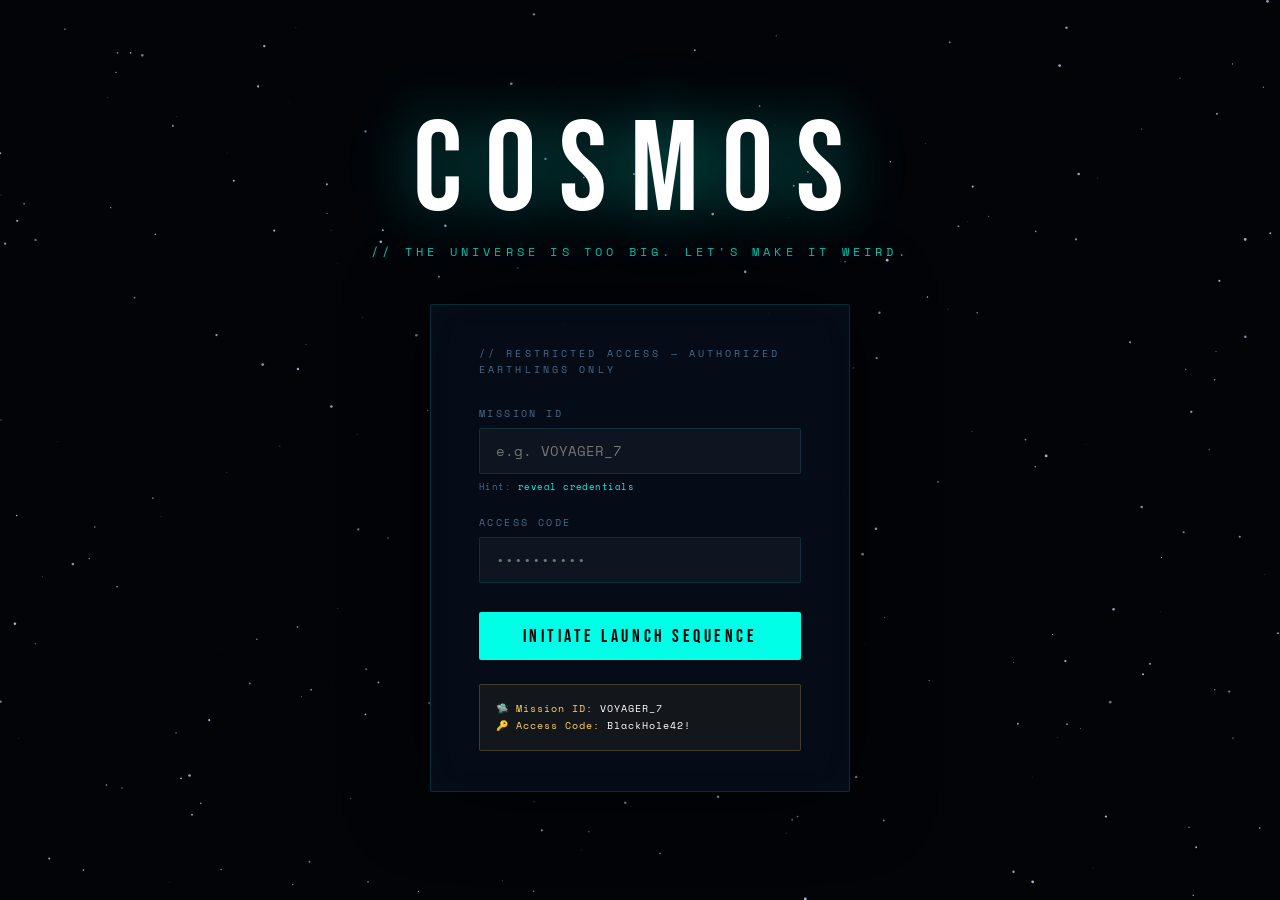
<file: index.html>
<!DOCTYPE html>
<html lang="en">
<head>
  <meta charset="UTF-8" />
  <meta name="viewport" content="width=device-width, initial-scale=1.0"/>
  <title>COSM0S — Enter the Universe</title>
  <link rel="preconnect" href="https://fonts.googleapis.com">
  <link href="https://fonts.googleapis.com/css2?family=Space+Mono:wght@400;700&family=Bebas+Neue&family=DM+Sans:wght@300;400;500&display=swap" rel="stylesheet">
  <style>
    :root {
      --void: #020408;
      --deep: #060d1a;
      --accent: #00ffe7;
      --warn: #ff4d6d;
      --gold: #ffd166;
      --dim: #1a2a3a;
      --text: #c8d8e8;
      --muted: #4a6a8a;
    }
    *, *::before, *::after { box-sizing: border-box; margin: 0; padding: 0; }
    html, body {
      height: 100%;
      background: var(--void);
      font-family: 'DM Sans', sans-serif;
      color: var(--text);
      overflow: hidden;
    }
    canvas#stars {
      position: fixed; inset: 0; z-index: 0;
    }
    .page {
      position: relative; z-index: 2;
      height: 100vh;
      display: flex;
      flex-direction: column;
      align-items: center;
      justify-content: center;
      gap: 0;
    }
    .logo {
      font-family: 'Bebas Neue', sans-serif;
      font-size: clamp(4rem, 10vw, 9rem);
      letter-spacing: 0.18em;
      color: #fff;
      text-shadow: 0 0 60px rgba(0,255,231,0.4), 0 0 120px rgba(0,255,231,0.1);
      line-height: 1;
      animation: flicker 6s infinite;
    }
    .tagline {
      font-family: 'Space Mono', monospace;
      font-size: 0.75rem;
      letter-spacing: 0.35em;
      color: var(--accent);
      margin-top: 0.4rem;
      margin-bottom: 2.8rem;
      opacity: 0.8;
      text-transform: uppercase;
    }
    .card {
      background: rgba(6,13,26,0.85);
      border: 1px solid rgba(0,255,231,0.15);
      border-radius: 2px;
      padding: 2.5rem 3rem;
      width: min(420px, 92vw);
      backdrop-filter: blur(20px);
      box-shadow: 0 0 80px rgba(0,0,0,0.8), inset 0 0 40px rgba(0,255,231,0.02);
    }
    .card-title {
      font-family: 'Space Mono', monospace;
      font-size: 0.65rem;
      letter-spacing: 0.3em;
      color: var(--muted);
      text-transform: uppercase;
      margin-bottom: 1.8rem;
    }
    .field { margin-bottom: 1.4rem; }
    .field label {
      display: block;
      font-family: 'Space Mono', monospace;
      font-size: 0.6rem;
      letter-spacing: 0.25em;
      color: var(--muted);
      text-transform: uppercase;
      margin-bottom: 0.5rem;
    }
    .field input {
      width: 100%;
      background: rgba(255,255,255,0.04);
      border: 1px solid rgba(0,255,231,0.12);
      border-radius: 2px;
      padding: 0.75rem 1rem;
      color: var(--text);
      font-family: 'Space Mono', monospace;
      font-size: 0.85rem;
      outline: none;
      transition: border-color 0.2s, box-shadow 0.2s;
    }
    .field input:focus {
      border-color: rgba(0,255,231,0.5);
      box-shadow: 0 0 20px rgba(0,255,231,0.08);
    }
    .hint {
      font-family: 'Space Mono', monospace;
      font-size: 0.58rem;
      color: var(--muted);
      margin-top: 0.35rem;
      letter-spacing: 0.05em;
    }
    .hint span { color: var(--accent); cursor: pointer; }
    .btn {
      width: 100%;
      padding: 0.85rem;
      background: var(--accent);
      color: var(--void);
      border: none;
      font-family: 'Bebas Neue', sans-serif;
      font-size: 1.1rem;
      letter-spacing: 0.2em;
      cursor: pointer;
      border-radius: 2px;
      margin-top: 0.4rem;
      transition: all 0.2s;
      position: relative;
      overflow: hidden;
    }
    .btn::after {
      content: '';
      position: absolute;
      inset: 0;
      background: white;
      opacity: 0;
      transition: opacity 0.15s;
    }
    .btn:hover::after { opacity: 0.12; }
    .btn:hover { box-shadow: 0 0 40px rgba(0,255,231,0.4); }
    .error {
      font-family: 'Space Mono', monospace;
      font-size: 0.65rem;
      color: var(--warn);
      letter-spacing: 0.1em;
      text-align: center;
      margin-top: 1rem;
      min-height: 1rem;
      display: none;
    }
    .credentials-box {
      margin-top: 1.5rem;
      padding: 0.9rem 1rem;
      background: rgba(255,209,102,0.06);
      border: 1px solid rgba(255,209,102,0.2);
      border-radius: 2px;
    }
    .credentials-box p {
      font-family: 'Space Mono', monospace;
      font-size: 0.62rem;
      color: var(--gold);
      letter-spacing: 0.1em;
      line-height: 1.8;
    }
    .credentials-box p span { color: #fff; }
    .floating-obj {
      position: fixed;
      border-radius: 50%;
      pointer-events: none;
      z-index: 1;
      animation: drift linear infinite;
    }
    @keyframes drift {
      from { transform: translateY(110vh) rotate(0deg); }
      to { transform: translateY(-20vh) rotate(360deg); }
    }
    @keyframes flicker {
      0%,95%,100% { opacity: 1; }
      96% { opacity: 0.85; }
      97% { opacity: 1; }
      98% { opacity: 0.9; }
    }
  </style>
</head>
<body>
<canvas id="stars"></canvas>

<div class="page">
  <div class="logo">COSM0S</div>
  <div class="tagline">// The universe is too big. Let's make it weird.</div>

  <div class="card">
    <div class="card-title">// Restricted Access — Authorized Earthlings Only</div>
    <div class="field">
      <label>Mission ID</label>
      <input type="text" id="user" placeholder="e.g. VOYAGER_7" autocomplete="off" />
      <div class="hint">Hint: <span onclick="fillCreds()">reveal credentials</span></div>
    </div>
    <div class="field">
      <label>Access Code</label>
      <input type="password" id="pass" placeholder="••••••••••" />
    </div>
    <button class="btn" onclick="login()">INITIATE LAUNCH SEQUENCE</button>
    <div class="error" id="err">⚠ ACCESS DENIED — YOU ARE NOT AN ALIEN (OR ARE YOU?)</div>
    <div class="credentials-box">
      <p>🛸 Mission ID: <span>VOYAGER_7</span></p>
      <p>🔑 Access Code: <span>BlackHole42!</span></p>
    </div>
  </div>
</div>

<script>
  // Starfield
  const canvas = document.getElementById('stars');
  const ctx = canvas.getContext('2d');
  let stars = [];
  function resize() {
    canvas.width = window.innerWidth;
    canvas.height = window.innerHeight;
    stars = Array.from({length: 280}, () => ({
      x: Math.random() * canvas.width,
      y: Math.random() * canvas.height,
      r: Math.random() * 1.4,
      a: Math.random(),
      speed: Math.random() * 0.004 + 0.001
    }));
  }
  resize();
  window.addEventListener('resize', resize);
  function drawStars() {
    ctx.clearRect(0, 0, canvas.width, canvas.height);
    stars.forEach(s => {
      s.a += s.speed;
      const alpha = (Math.sin(s.a) + 1) / 2;
      ctx.beginPath();
      ctx.arc(s.x, s.y, s.r, 0, Math.PI * 2);
      ctx.fillStyle = `rgba(200,220,255,${alpha * 0.9})`;
      ctx.fill();
    });
    requestAnimationFrame(drawStars);
  }
  drawStars();

  // Login
  function fillCreds() {
    document.getElementById('user').value = 'VOYAGER_7';
    document.getElementById('pass').value = 'BlackHole42!';
  }
  function login() {
    const u = document.getElementById('user').value.trim();
    const p = document.getElementById('pass').value.trim();
    const err = document.getElementById('err');
    if (u === 'VOYAGER_7' && p === 'BlackHole42!') {
      err.style.display = 'none';
      document.querySelector('.btn').textContent = 'ENGAGING WARP DRIVE...';
      setTimeout(() => { window.location.href = 'dashboard.html'; }, 1200);
    } else {
      err.style.display = 'block';
      document.querySelector('.card').style.animation = 'none';
    }
  }
  document.addEventListener('keydown', e => { if (e.key === 'Enter') login(); });
</script>
</body>
</html>
</file>
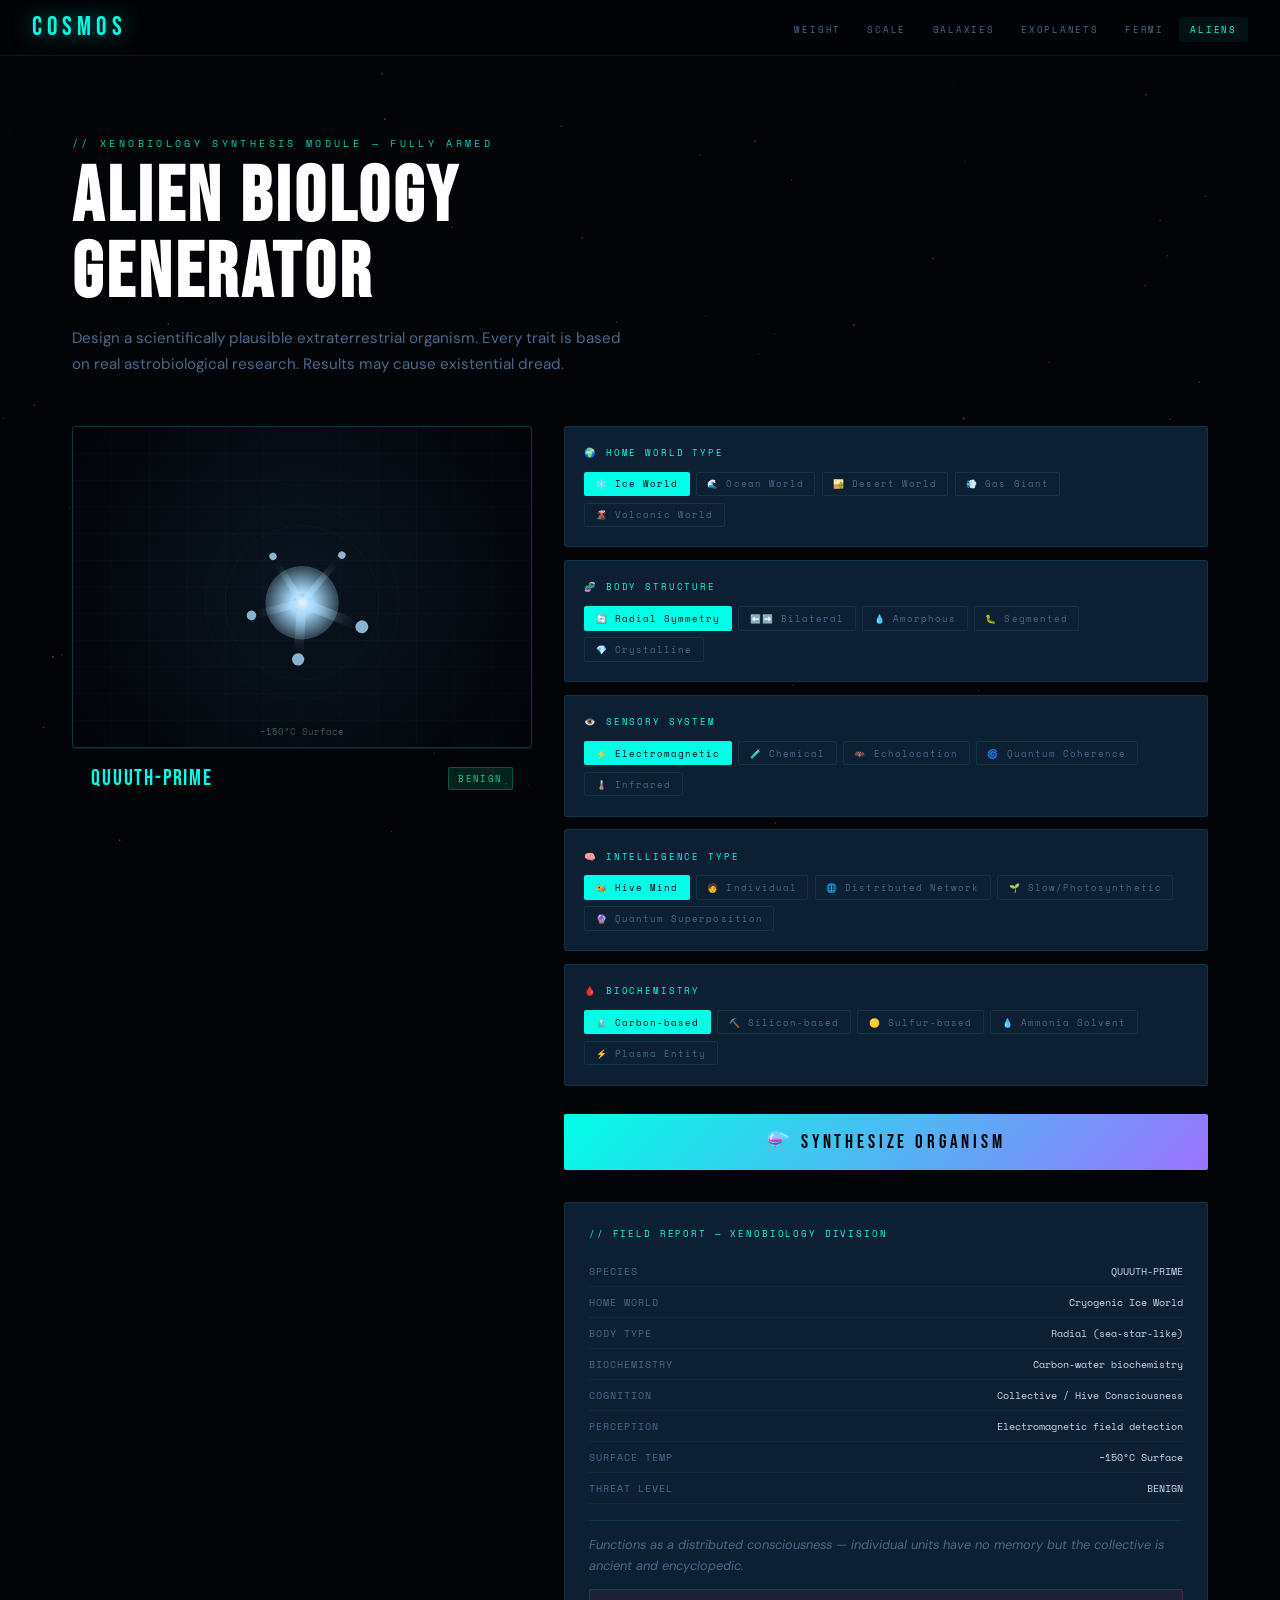
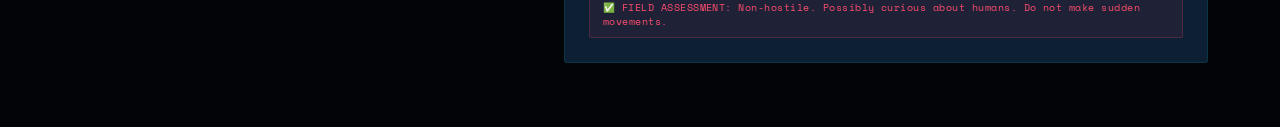
<file: alien.html>
<!DOCTYPE html>
<html lang="en">
<head>
  <meta charset="UTF-8"/>
  <meta name="viewport" content="width=device-width, initial-scale=1.0"/>
  <title>COSM0S — Alien Biology Generator</title>
  <link rel="preconnect" href="https://fonts.googleapis.com">
  <link href="https://fonts.googleapis.com/css2?family=Space+Mono:wght@400;700&family=Bebas+Neue&family=DM+Sans:wght@300;400;500&display=swap" rel="stylesheet">
  <link rel="stylesheet" href="shared.css">
  <style>
    .generator-layout {
      display: grid;
      grid-template-columns: 1fr 1.4fr;
      gap: 2rem;
      align-items: start;
    }
    @media(max-width:720px){ .generator-layout { grid-template-columns:1fr; } }

    .alien-display {
      position: sticky;
      top: 80px;
    }
    .alien-canvas-wrap {
      background: var(--dim);
      border: 1px solid var(--border);
      border-radius: 4px;
      overflow: hidden;
      position: relative;
    }
    #alienCanvas { display: block; width: 100%; }
    .alien-name-display {
      padding: 1rem 1.2rem;
      border-top: 1px solid var(--border);
      display: flex;
      justify-content: space-between;
      align-items: center;
    }
    .alien-species-name {
      font-family: 'Bebas Neue', sans-serif;
      font-size: 1.4rem;
      letter-spacing: 0.08em;
      color: var(--accent);
    }
    .alien-threat {
      font-family: 'Space Mono', monospace;
      font-size: 0.55rem;
      letter-spacing: 0.15em;
      padding: 0.25rem 0.6rem;
      border-radius: 2px;
      text-transform: uppercase;
    }
    .threat-0 { background: rgba(6,214,160,0.15); color: #06d6a0; border:1px solid rgba(6,214,160,0.3); }
    .threat-1 { background: rgba(255,209,102,0.15); color: var(--gold); border:1px solid rgba(255,209,102,0.3); }
    .threat-2 { background: rgba(255,77,109,0.15); color: var(--warn); border:1px solid rgba(255,77,109,0.3); }

    .controls-panel { }
    .control-group {
      background: var(--dim);
      border: 1px solid var(--border);
      border-radius: 3px;
      padding: 1.2rem;
      margin-bottom: 0.8rem;
    }
    .control-group-title {
      font-family: 'Space Mono', monospace;
      font-size: 0.58rem;
      letter-spacing: 0.2em;
      color: var(--accent);
      text-transform: uppercase;
      margin-bottom: 0.8rem;
    }
    .trait-options {
      display: flex;
      flex-wrap: wrap;
      gap: 0.4rem;
    }
    .trait-btn {
      font-family: 'Space Mono', monospace;
      font-size: 0.55rem;
      letter-spacing: 0.12em;
      padding: 0.3rem 0.65rem;
      background: transparent;
      border: 1px solid var(--border);
      color: var(--muted);
      cursor: pointer;
      border-radius: 2px;
      transition: all 0.15s;
    }
    .trait-btn:hover { color: var(--text); border-color: rgba(200,220,255,0.3); }
    .trait-btn.selected { color: var(--void); background: var(--accent); border-color: var(--accent); }

    .gen-btn {
      width: 100%;
      padding: 1rem;
      background: linear-gradient(135deg, var(--accent), var(--purple));
      color: var(--void);
      border: none;
      font-family: 'Bebas Neue', sans-serif;
      font-size: 1.2rem;
      letter-spacing: 0.2em;
      cursor: pointer;
      border-radius: 2px;
      margin: 1rem 0;
      transition: all 0.2s;
    }
    .gen-btn:hover { box-shadow: 0 0 40px rgba(0,255,231,0.3); transform: translateY(-1px); }

    .bio-report {
      background: var(--dim);
      border: 1px solid var(--border);
      border-radius: 3px;
      padding: 1.5rem;
      margin-top: 1rem;
    }
    .bio-report-title {
      font-family: 'Space Mono', monospace;
      font-size: 0.58rem;
      letter-spacing: 0.2em;
      color: var(--accent);
      text-transform: uppercase;
      margin-bottom: 1rem;
    }
    .bio-stat-row {
      display: flex;
      justify-content: space-between;
      align-items: center;
      padding: 0.5rem 0;
      border-bottom: 1px solid rgba(255,255,255,0.04);
      font-family: 'Space Mono', monospace;
      font-size: 0.6rem;
    }
    .bio-stat-key { color: var(--muted); letter-spacing: 0.1em; text-transform: uppercase; }
    .bio-stat-val { color: var(--text); }
    .bio-description {
      margin-top: 1rem;
      font-size: 0.8rem;
      color: var(--muted);
      line-height: 1.65;
      font-style: italic;
      padding-top: 0.8rem;
      border-top: 1px solid var(--border);
    }
    .fun-warning {
      margin-top: 0.8rem;
      padding: 0.6rem 0.8rem;
      background: rgba(255,77,109,0.08);
      border: 1px solid rgba(255,77,109,0.2);
      border-radius: 2px;
      font-family: 'Space Mono', monospace;
      font-size: 0.6rem;
      color: var(--warn);
      letter-spacing: 0.05em;
    }
  </style>
</head>
<body>
<canvas class="bg-canvas" id="bg"></canvas>
<nav class="content-layer">
  <a href="dashboard.html" class="nav-logo">COSM0S</a>
  <ul class="nav-links">
    <li><a href="planets.html">Weight</a></li>
    <li><a href="scale.html">Scale</a></li>
    <li><a href="galaxy-map.html">Galaxies</a></li>
    <li><a href="exoplanets.html">Exoplanets</a></li>
    <li><a href="fermi.html">Fermi</a></li>
    <li><a href="alien.html" class="active">Aliens</a></li>
  </ul>
</nav>

<div class="page-wrap content-layer">
  <div class="fade-up">
    <div class="section-eyebrow">// XENOBIOLOGY SYNTHESIS MODULE — FULLY ARMED</div>
    <h1 class="section-title">ALIEN BIOLOGY<br>GENERATOR</h1>
    <p class="section-sub">Design a scientifically plausible extraterrestrial organism. Every trait is based on real astrobiological research. Results may cause existential dread.</p>
  </div>

  <div class="generator-layout fade-up-2">
    <div class="alien-display">
      <div class="alien-canvas-wrap">
        <canvas id="alienCanvas" height="320"></canvas>
      </div>
      <div class="alien-name-display">
        <div class="alien-species-name" id="speciesName">XENOMORPH-001</div>
        <div class="alien-threat threat-0" id="threatLevel">BENIGN</div>
      </div>
    </div>

    <div class="controls-panel">
      <div class="control-group">
        <div class="control-group-title">🌍 Home World Type</div>
        <div class="trait-options" id="worldOpts">
          <button class="trait-btn selected" data-key="world" data-val="ice">❄️ Ice World</button>
          <button class="trait-btn" data-key="world" data-val="ocean">🌊 Ocean World</button>
          <button class="trait-btn" data-key="world" data-val="desert">🏜️ Desert World</button>
          <button class="trait-btn" data-key="world" data-val="gas">💨 Gas Giant</button>
          <button class="trait-btn" data-key="world" data-val="volcanic">🌋 Volcanic World</button>
        </div>
      </div>

      <div class="control-group">
        <div class="control-group-title">🧬 Body Structure</div>
        <div class="trait-options">
          <button class="trait-btn selected" data-key="body" data-val="radial">🔄 Radial Symmetry</button>
          <button class="trait-btn" data-key="body" data-val="bilateral">⬅️➡️ Bilateral</button>
          <button class="trait-btn" data-key="body" data-val="amorphous">💧 Amorphous</button>
          <button class="trait-btn" data-key="body" data-val="segmented">🐛 Segmented</button>
          <button class="trait-btn" data-key="body" data-val="crystalline">💎 Crystalline</button>
        </div>
      </div>

      <div class="control-group">
        <div class="control-group-title">👁️ Sensory System</div>
        <div class="trait-options">
          <button class="trait-btn selected" data-key="sense" data-val="electromagnetic">⚡ Electromagnetic</button>
          <button class="trait-btn" data-key="sense" data-val="chemical">🧪 Chemical</button>
          <button class="trait-btn" data-key="sense" data-val="echolocation">🦇 Echolocation</button>
          <button class="trait-btn" data-key="sense" data-val="quantum">🌀 Quantum Coherence</button>
          <button class="trait-btn" data-key="sense" data-val="infrared">🌡️ Infrared</button>
        </div>
      </div>

      <div class="control-group">
        <div class="control-group-title">🧠 Intelligence Type</div>
        <div class="trait-options">
          <button class="trait-btn selected" data-key="intel" data-val="hive">🐝 Hive Mind</button>
          <button class="trait-btn" data-key="intel" data-val="individual">🧑 Individual</button>
          <button class="trait-btn" data-key="intel" data-val="collective">🌐 Distributed Network</button>
          <button class="trait-btn" data-key="intel" data-val="plant">🌱 Slow/Photosynthetic</button>
          <button class="trait-btn" data-key="intel" data-val="quantum">🔮 Quantum Superposition</button>
        </div>
      </div>

      <div class="control-group">
        <div class="control-group-title">🩸 Biochemistry</div>
        <div class="trait-options">
          <button class="trait-btn selected" data-key="chem" data-val="carbon">🔬 Carbon-based</button>
          <button class="trait-btn" data-key="chem" data-val="silicon">⛏️ Silicon-based</button>
          <button class="trait-btn" data-key="chem" data-val="sulfur">🟡 Sulfur-based</button>
          <button class="trait-btn" data-key="chem" data-val="ammonia">💧 Ammonia Solvent</button>
          <button class="trait-btn" data-key="chem" data-val="plasma">⚡ Plasma Entity</button>
        </div>
      </div>

      <button class="gen-btn" onclick="generateAlien()">⚗️ SYNTHESIZE ORGANISM</button>

      <div class="bio-report" id="bioReport">
        <div class="bio-report-title">// FIELD REPORT — XENOBIOLOGY DIVISION</div>
        <div id="bioStats"></div>
        <div class="bio-description" id="bioDesc"></div>
        <div class="fun-warning" id="bioWarn"></div>
      </div>
    </div>
  </div>
</div>

<script>
const TRAITS = {
  world: {
    ice: { name:'Cryogenic Ice World', color:'#aaddff', bg:'#0a1520', tempText:'−150°C Surface' },
    ocean: { name:'Subterranean Ocean World', color:'#0088ff', bg:'#001830', tempText:'20°C (Below Ice)' },
    desert: { name:'Arid Desert Planet', color:'#e8a050', bg:'#1a0a00', tempText:'80°C Day / −30°C Night' },
    gas: { name:'Gas Giant Upper Atmosphere', color:'#c88b3a', bg:'#100800', tempText:'−50°C Cloud Layer' },
    volcanic: { name:'Active Volcanic World', color:'#ff4400', bg:'#1a0400', tempText:'400°C Avg. Surface' },
  },
  body: {
    radial: 'Radial (sea-star-like)',
    bilateral: 'Bilateral (mirror-symmetry)',
    amorphous: 'Amorphous (fluid form)',
    segmented: 'Segmented (insectoid)',
    crystalline: 'Crystalline (rigid lattice)',
  },
  sense: {
    electromagnetic: 'Electromagnetic field detection',
    chemical: 'Chemoreceptive (taste/smell merged)',
    echolocation: 'Ultrasonic echolocation',
    quantum: 'Quantum coherence sensing',
    infrared: 'Infrared thermal imaging',
  },
  intel: {
    hive: 'Collective / Hive Consciousness',
    individual: 'Individual Self-Aware',
    collective: 'Distributed Neural Network',
    plant: 'Slow Photosynthetic Intelligence',
    quantum: 'Quantum-Superposition Cognition',
  },
  chem: {
    carbon: 'Carbon-water biochemistry',
    silicon: 'Silicon-methane biochemistry',
    sulfur: 'Sulfur-based metabolism',
    ammonia: 'Ammonia-solvent life',
    plasma: 'Electromagnetic plasma entity',
  }
};

const names1 = ['Vor','Keth','Zylx','Nhr','Orl','Quu','Thx','Vrrn','Xali','Mzyr'];
const names2 = ['ian','ori','ekk','uth','ani','rix','enn','oss','eel','ath'];
const names3 = ['Prime','Rex','Null','7','Omega','Alpha','III','Zero','Void','X'];

let current = { world:'ice', body:'radial', sense:'electromagnetic', intel:'hive', chem:'carbon' };
let alienAnim = null;
let phase = 0;

// Trait button selection
document.querySelectorAll('.trait-btn').forEach(btn => {
  btn.addEventListener('click', () => {
    const key = btn.dataset.key;
    document.querySelectorAll(`[data-key="${key}"]`).forEach(b => b.classList.remove('selected'));
    btn.classList.add('selected');
    current[key] = btn.dataset.val;
    drawAlien();
  });
});

function randName() {
  return (names1[Math.floor(Math.random()*names1.length)] +
          names2[Math.floor(Math.random()*names2.length)] + '-' +
          names3[Math.floor(Math.random()*names3.length)]).toUpperCase();
}

function getThreat() {
  let score = 0;
  if(['volcanic','desert'].includes(current.world)) score++;
  if(['quantum','crystalline'].includes(current.body)) score++;
  if(['quantum'].includes(current.intel)) score++;
  if(['plasma','sulfur'].includes(current.chem)) score++;
  if(score <= 1) return {level:'BENIGN', cls:'threat-0'};
  if(score <= 2) return {level:'CAUTION', cls:'threat-1'};
  return {level:'HOSTILE', cls:'threat-2'};
}

const canvas = document.getElementById('alienCanvas');
const ctx = canvas.getContext('2d');
canvas.width = canvas.parentElement.clientWidth || 340;
const CW = canvas.width, CH = canvas.height;

function drawAlien() {
  cancelAnimationFrame(alienAnim);
  const world = TRAITS.world[current.world];

  function frame() {
    phase += 0.025;
    ctx.clearRect(0, 0, CW, CH);

    // Background
    const bgGrd = ctx.createRadialGradient(CW/2,CH/2,0,CW/2,CH/2,CW*0.6);
    bgGrd.addColorStop(0, world.bg); bgGrd.addColorStop(1, '#020408');
    ctx.fillStyle = bgGrd; ctx.fillRect(0,0,CW,CH);

    // Grid floor
    ctx.strokeStyle='rgba(255,255,255,0.04)'; ctx.lineWidth=0.5;
    for(let i=0;i<12;i++){
      ctx.beginPath(); ctx.moveTo(0, i*CH/12); ctx.lineTo(CW, i*CH/12); ctx.stroke();
      ctx.beginPath(); ctx.moveTo(i*CW/12, 0); ctx.lineTo(i*CW/12, CH); ctx.stroke();
    }

    const cx = CW/2, cy = CH/2 + 10;
    const bob = Math.sin(phase) * 6;
    const pclr = world.color;

    if(current.body === 'radial') {
      // Radial body
      const arms = 5;
      for(let i=0;i<arms;i++){
        const a = (i/arms)*Math.PI*2 + phase*0.3;
        const len = 60 + Math.sin(phase*2+i)*8;
        ctx.save(); ctx.translate(cx,cy+bob); ctx.rotate(a);
        const grd2 = ctx.createLinearGradient(0,0,len,0);
        grd2.addColorStop(0,pclr); grd2.addColorStop(1,'transparent');
        ctx.beginPath(); ctx.moveTo(0,0); ctx.lineTo(len,0);
        ctx.strokeStyle=grd2; ctx.lineWidth=8+Math.sin(phase+i)*2; ctx.lineCap='round'; ctx.stroke();
        // Tip
        ctx.beginPath(); ctx.arc(len,0,5+Math.sin(phase+i)*1.5,0,Math.PI*2);
        ctx.fillStyle=pclr+'cc'; ctx.fill();
        ctx.restore();
      }
      // Core
      const cGrd = ctx.createRadialGradient(cx,cy+bob,0,cx,cy+bob,35);
      cGrd.addColorStop(0,'rgba(255,255,255,0.6)'); cGrd.addColorStop(0.3,pclr); cGrd.addColorStop(1,pclr+'44');
      ctx.beginPath(); ctx.arc(cx,cy+bob,35+Math.sin(phase*2)*3,0,Math.PI*2); ctx.fillStyle=cGrd; ctx.fill();

    } else if(current.body === 'bilateral') {
      // Bilateral body
      ctx.save(); ctx.translate(cx, cy+bob);
      // Main body
      ctx.beginPath(); ctx.ellipse(0,0,25,45+Math.sin(phase)*3,0,0,Math.PI*2);
      ctx.fillStyle=pclr+'88'; ctx.fill();
      ctx.strokeStyle=pclr; ctx.lineWidth=1.5; ctx.stroke();
      // Limbs
      for(let i=0;i<3;i++){
        const y = -20 + i*22;
        const lx = 30 + Math.sin(phase+i)*5;
        ctx.beginPath(); ctx.moveTo(20,y); ctx.bezierCurveTo(40,y-10,lx,y+5,lx+10,y);
        ctx.strokeStyle=pclr+'99'; ctx.lineWidth=5; ctx.stroke();
        ctx.beginPath(); ctx.moveTo(-20,y); ctx.bezierCurveTo(-40,y-10,-lx,y+5,-lx-10,y);
        ctx.strokeStyle=pclr+'99'; ctx.stroke();
      }
      // Head
      ctx.beginPath(); ctx.arc(0,-55,18,0,Math.PI*2);
      ctx.fillStyle=pclr+'aa'; ctx.fill(); ctx.strokeStyle=pclr; ctx.lineWidth=1.5; ctx.stroke();
      // Eyes
      [-7,7].forEach(ex => {
        ctx.beginPath(); ctx.arc(ex,-58,4,0,Math.PI*2);
        ctx.fillStyle='rgba(255,255,255,0.9)'; ctx.fill();
        ctx.beginPath(); ctx.arc(ex,-58,2,0,Math.PI*2);
        ctx.fillStyle='#000'; ctx.fill();
      });
      ctx.restore();

    } else if(current.body === 'amorphous') {
      // Blob
      const pts = 8;
      ctx.save(); ctx.translate(cx,cy+bob);
      ctx.beginPath();
      for(let i=0;i<=pts;i++){
        const a = (i/pts)*Math.PI*2;
        const r = 55 + Math.sin(phase*2+i*2)*12 + Math.cos(phase+i)*8;
        const x = Math.cos(a)*r, y = Math.sin(a)*r*0.7;
        i===0 ? ctx.moveTo(x,y) : ctx.lineTo(x,y);
      }
      ctx.closePath();
      ctx.fillStyle=pclr+'55'; ctx.fill();
      ctx.strokeStyle=pclr+'88'; ctx.lineWidth=2; ctx.stroke();
      // Internal pattern
      for(let i=0;i<6;i++){
        const bx=Math.cos(i*1.1+phase)*25, by=Math.sin(i*0.9+phase*0.7)*18;
        ctx.beginPath(); ctx.arc(bx,by,4,0,Math.PI*2);
        ctx.fillStyle=pclr+'aa'; ctx.fill();
      }
      ctx.restore();

    } else if(current.body === 'segmented') {
      ctx.save(); ctx.translate(cx,cy+bob);
      // Segments
      for(let i=0;i<5;i++){
        const sy = -60 + i*28;
        const sw = 30-i*3 + Math.sin(phase+i)*3;
        ctx.beginPath(); ctx.ellipse(0,sy,sw,12,0,0,Math.PI*2);
        ctx.fillStyle=pclr+(i%2?'88':'66'); ctx.fill();
        ctx.strokeStyle=pclr; ctx.lineWidth=1; ctx.stroke();
        // Legs
        if(i>0 && i<4){
          const llen = 25+Math.sin(phase*1.5+i)*5;
          const la = Math.PI*0.3 + Math.sin(phase+i)*0.2;
          ctx.beginPath(); ctx.moveTo(sw,sy); ctx.lineTo(sw+Math.cos(la)*llen, sy+Math.sin(la)*llen);
          ctx.strokeStyle=pclr+'88'; ctx.lineWidth=3; ctx.stroke();
          ctx.beginPath(); ctx.moveTo(-sw,sy); ctx.lineTo(-sw-Math.cos(la)*llen, sy+Math.sin(la)*llen);
          ctx.stroke();
        }
      }
      ctx.restore();

    } else if(current.body === 'crystalline') {
      ctx.save(); ctx.translate(cx,cy+bob);
      const rot = phase*0.2;
      // Crystal facets
      for(let i=0;i<6;i++){
        const a = (i/6)*Math.PI*2+rot;
        const pts2 = [[0,0],[Math.cos(a)*50,Math.sin(a)*50],[Math.cos(a+Math.PI/6)*30,Math.sin(a+Math.PI/6)*30]];
        ctx.beginPath(); ctx.moveTo(pts2[0][0],pts2[0][1]);
        pts2.forEach(p=>ctx.lineTo(p[0],p[1])); ctx.closePath();
        ctx.fillStyle=pclr+(i%2?'33':'55'); ctx.fill();
        ctx.strokeStyle=pclr; ctx.lineWidth=1.5; ctx.stroke();
      }
      // Core crystal
      ctx.beginPath(); ctx.arc(0,0,20,0,Math.PI*2);
      ctx.fillStyle='rgba(255,255,255,0.2)'; ctx.fill();
      ctx.strokeStyle='rgba(255,255,255,0.5)'; ctx.lineWidth=1; ctx.stroke();
      ctx.restore();
    }

    // Sense aura
    if(current.sense === 'electromagnetic') {
      for(let r=80;r<130;r+=20){
        ctx.beginPath(); ctx.arc(cx,cy+bob,r+Math.sin(phase*3)*5,0,Math.PI*2);
        ctx.strokeStyle=`rgba(0,255,231,${0.08-r*0.0005})`; ctx.lineWidth=1; ctx.stroke();
      }
    } else if(current.sense === 'quantum') {
      for(let i=0;i<8;i++){
        const a=i/8*Math.PI*2+phase;
        ctx.beginPath(); ctx.arc(cx+Math.cos(a)*90,cy+bob+Math.sin(a)*90,3,0,Math.PI*2);
        ctx.fillStyle=`rgba(155,114,255,${0.4+Math.sin(phase*2+i)*0.2})`; ctx.fill();
      }
    }

    // Label
    ctx.fillStyle='rgba(150,200,200,0.4)';
    ctx.font='9px Space Mono,monospace'; ctx.textAlign='center';
    ctx.fillText(TRAITS.world[current.world].tempText, CW/2, CH-12);

    alienAnim = requestAnimationFrame(frame);
  }
  frame();
}
drawAlien();

function generateAlien() {
  const name = randName();
  document.getElementById('speciesName').textContent = name;
  const threat = getThreat();
  const el = document.getElementById('threatLevel');
  el.textContent = threat.level;
  el.className = `alien-threat ${threat.cls}`;

  const world = TRAITS.world[current.world];
  const descs = {
    hive_carbon: 'Functions as a distributed consciousness — individual units have no memory but the collective is ancient and encyclopedic.',
    hive_silicon: 'A silicon-based hive organism that processes information through crystalline resonance, immune to extreme temperature and radiation.',
    individual_carbon: 'Solitary and self-aware, evolved in isolation. Highly territorial. Possibly the loneliest being in the universe.',
    individual_plasma: 'A plasma entity with individual will — incomprehensible to carbon-based life. Communication: impossible. Attitude: unknowable.',
    collective_quantum: 'Exists in quantum superposition — simultaneously in multiple states until observed. Collapses into single form only when interacted with.',
    plant_ammonia: 'Slow, photochemical intelligence. Has been contemplating a single thought for 40,000 years. May be the wisest thing in the galaxy.',
  };
  const descKey = `${current.intel}_${current.chem}`;
  const desc = descs[descKey] || `A ${current.chem}-based ${current.intel} consciousness evolved on a ${current.world} world. Displays ${current.sense} perception. Scientific classification pending.`;

  const warns = {
    BENIGN: '✅ FIELD ASSESSMENT: Non-hostile. Possibly curious about humans. Do not make sudden movements.',
    CAUTION: '⚠️ FIELD ASSESSMENT: Unpredictable. May not register humans as sentient life. Approach with gifts.',
    HOSTILE: '☠️ FIELD ASSESSMENT: Avoid contact. If encountered, offer your colleague as a distraction and run.'
  };

  document.getElementById('bioStats').innerHTML = `
    <div class="bio-stat-row"><span class="bio-stat-key">SPECIES</span><span class="bio-stat-val">${name}</span></div>
    <div class="bio-stat-row"><span class="bio-stat-key">HOME WORLD</span><span class="bio-stat-val">${world.name}</span></div>
    <div class="bio-stat-row"><span class="bio-stat-key">BODY TYPE</span><span class="bio-stat-val">${TRAITS.body[current.body]}</span></div>
    <div class="bio-stat-row"><span class="bio-stat-key">BIOCHEMISTRY</span><span class="bio-stat-val">${TRAITS.chem[current.chem]}</span></div>
    <div class="bio-stat-row"><span class="bio-stat-key">COGNITION</span><span class="bio-stat-val">${TRAITS.intel[current.intel]}</span></div>
    <div class="bio-stat-row"><span class="bio-stat-key">PERCEPTION</span><span class="bio-stat-val">${TRAITS.sense[current.sense]}</span></div>
    <div class="bio-stat-row"><span class="bio-stat-key">SURFACE TEMP</span><span class="bio-stat-val">${world.tempText}</span></div>
    <div class="bio-stat-row"><span class="bio-stat-key">THREAT LEVEL</span><span class="bio-stat-val">${threat.level}</span></div>
  `;
  document.getElementById('bioDesc').textContent = desc;
  document.getElementById('bioWarn').textContent = warns[threat.level];

  drawAlien();
}
generateAlien();

// BG stars
const bgC=document.getElementById('bg'),bgX=bgC.getContext('2d');let bst=[];
function brsz(){bgC.width=innerWidth;bgC.height=innerHeight;bst=Array.from({length:120},()=>({x:Math.random()*bgC.width,y:Math.random()*bgC.height,r:Math.random()*1,a:Math.random(),s:Math.random()*0.003+0.001}));}
brsz();window.addEventListener('resize',brsz);
(function bd(){bgX.clearRect(0,0,bgC.width,bgC.height);bst.forEach(s=>{s.a+=s.s;bgX.beginPath();bgX.arc(s.x,s.y,s.r,0,Math.PI*2);bgX.fillStyle=`rgba(180,210,255,${(Math.sin(s.a)+1)/2*0.4})`;bgX.fill();});requestAnimationFrame(bd);})();
</script>
</body>
</html>
</file>
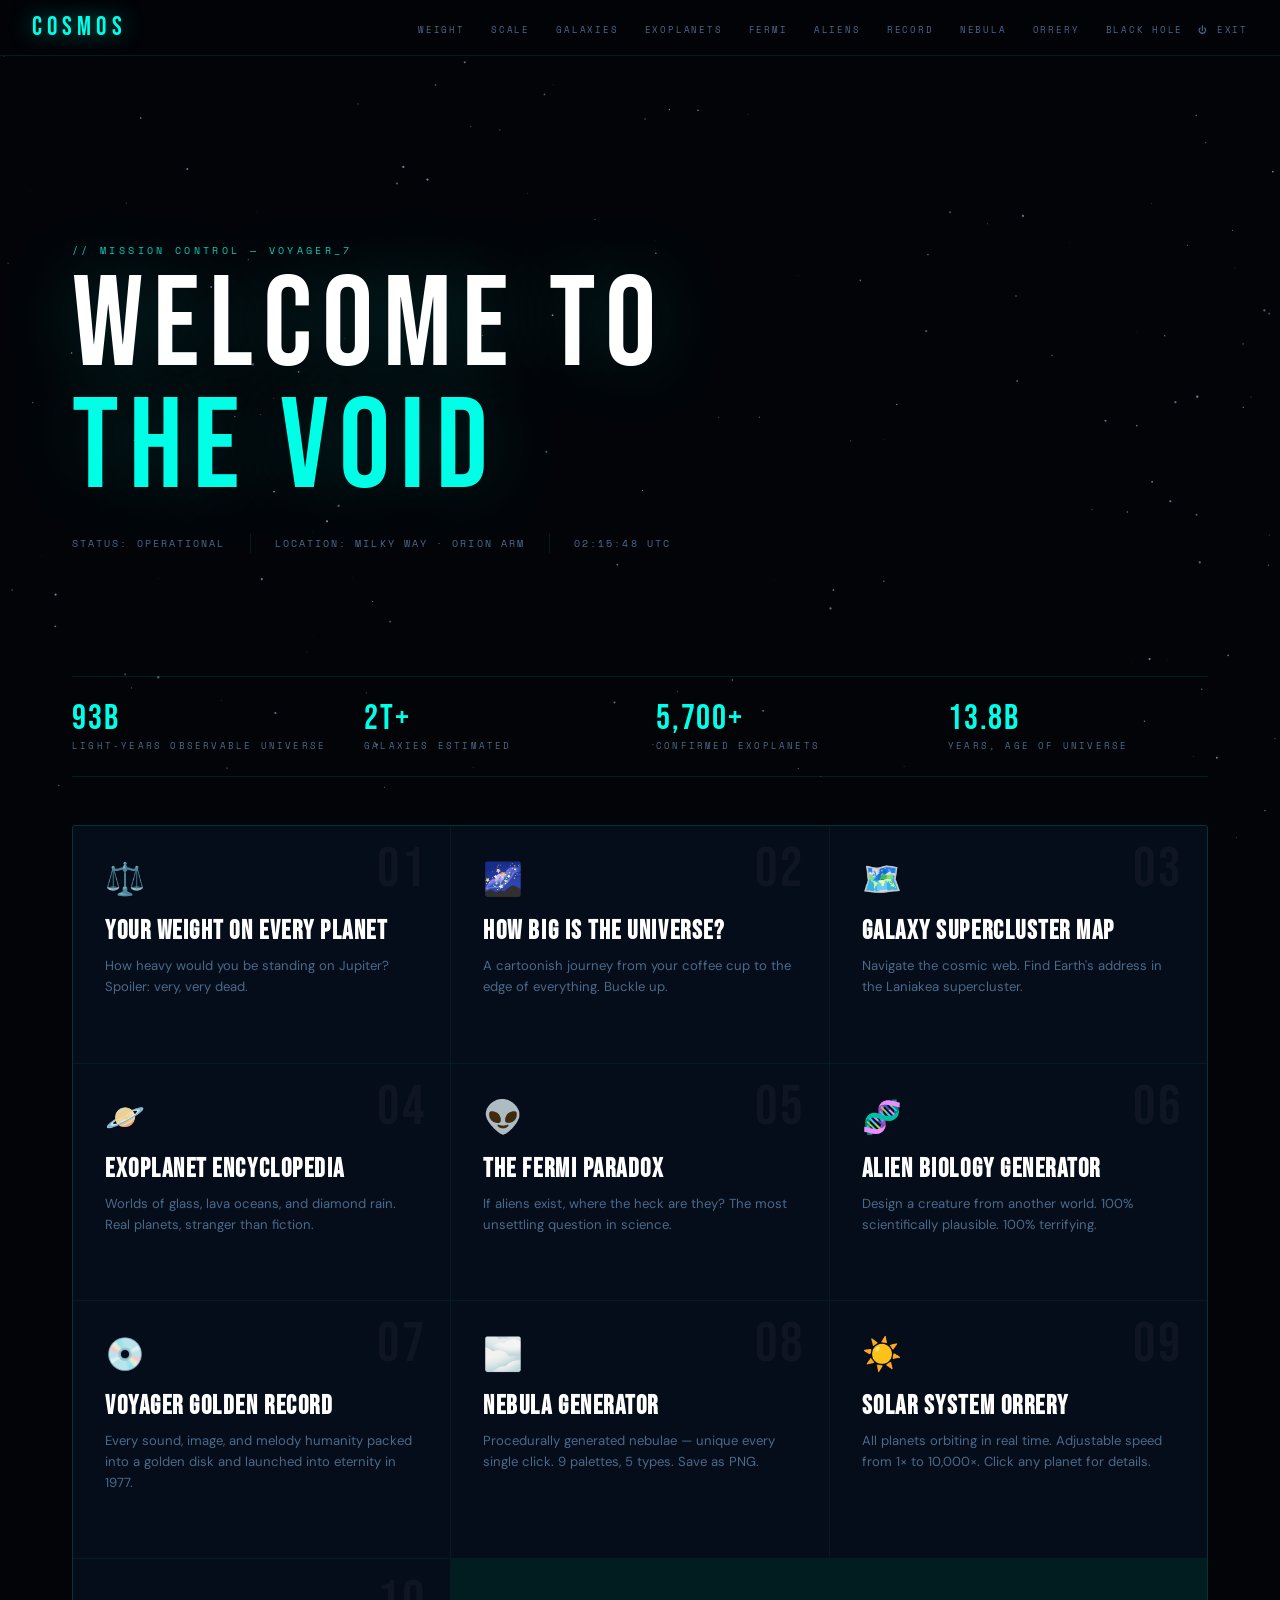
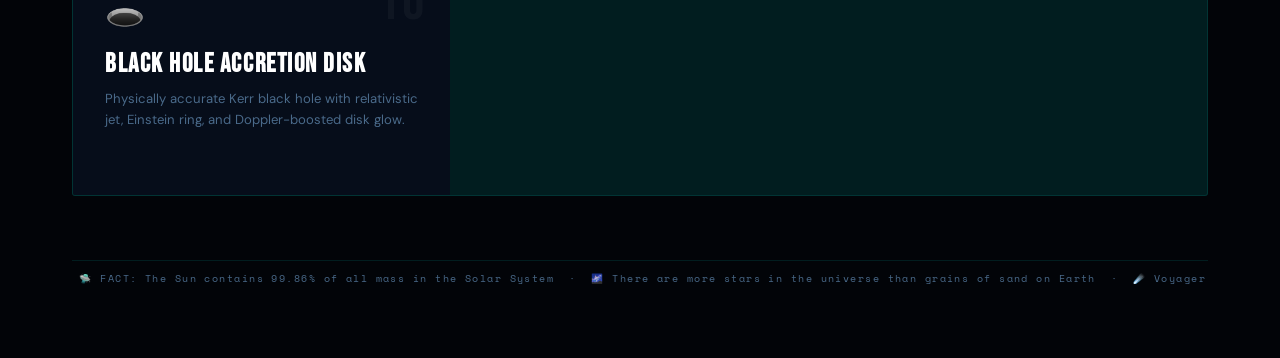
<file: dashboard.html>
<!DOCTYPE html>
<html lang="en">
<head>
  <meta charset="UTF-8"/>
  <meta name="viewport" content="width=device-width, initial-scale=1.0"/>
  <title>COSM0S — Mission Control</title>
  <link rel="preconnect" href="https://fonts.googleapis.com">
  <link href="https://fonts.googleapis.com/css2?family=Space+Mono:wght@400;700&family=Bebas+Neue&family=DM+Sans:wght@300;400;500&display=swap" rel="stylesheet">
  <link rel="stylesheet" href="shared.css">
  <style>
    .hero {
      min-height: 60vh;
      display: flex;
      flex-direction: column;
      justify-content: center;
      padding-top: 2rem;
    }
    .hero-title {
      font-family: 'Bebas Neue', sans-serif;
      font-size: clamp(3.5rem, 10vw, 9rem);
      letter-spacing: 0.08em;
      color: #fff;
      line-height: 0.95;
      text-shadow: 0 0 80px rgba(0,255,231,0.2);
    }
    .hero-title span { color: var(--accent); }
    .hero-meta {
      display: flex;
      align-items: center;
      gap: 1.5rem;
      margin-top: 1.5rem;
      margin-bottom: 3rem;
    }
    .hero-meta p {
      font-family: 'Space Mono', monospace;
      font-size: 0.65rem;
      letter-spacing: 0.2em;
      color: var(--muted);
    }
    .hero-meta .divider { width: 1px; height: 20px; background: var(--border); }

    .mission-grid {
      display: grid;
      grid-template-columns: repeat(auto-fit, minmax(300px, 1fr));
      gap: 1px;
      background: var(--border);
      border: 1px solid var(--border);
      border-radius: 3px;
      overflow: hidden;
    }
    .mission-card {
      background: var(--deep);
      padding: 2rem;
      text-decoration: none;
      color: inherit;
      position: relative;
      overflow: hidden;
      transition: background 0.2s;
      display: block;
    }
    .mission-card::before {
      content: '';
      position: absolute;
      top: 0; left: 0; right: 0;
      height: 2px;
      background: var(--card-color, var(--accent));
      transform: scaleX(0);
      transform-origin: left;
      transition: transform 0.3s ease;
    }
    .mission-card:hover::before { transform: scaleX(1); }
    .mission-card:hover { background: rgba(0,255,231,0.03); }
    .mission-card .num {
      font-family: 'Bebas Neue', sans-serif;
      font-size: 3.5rem;
      color: rgba(255,255,255,0.04);
      line-height: 1;
      position: absolute;
      top: 1rem;
      right: 1.5rem;
      letter-spacing: 0.05em;
    }
    .mission-card .icon {
      font-size: 2rem;
      margin-bottom: 1rem;
      display: block;
    }
    .mission-card h3 {
      font-family: 'Bebas Neue', sans-serif;
      font-size: 1.6rem;
      letter-spacing: 0.06em;
      color: #fff;
      margin-bottom: 0.5rem;
    }
    .mission-card p {
      font-size: 0.82rem;
      color: var(--muted);
      line-height: 1.6;
    }
    .mission-card .arrow {
      margin-top: 1.2rem;
      font-family: 'Space Mono', monospace;
      font-size: 0.6rem;
      letter-spacing: 0.2em;
      color: var(--card-color, var(--accent));
      opacity: 0;
      transition: opacity 0.2s;
    }
    .mission-card:hover .arrow { opacity: 1; }

    .stats-bar {
      display: flex;
      gap: 2rem;
      padding: 1.5rem 0;
      border-top: 1px solid var(--border);
      border-bottom: 1px solid var(--border);
      margin-bottom: 3rem;
      flex-wrap: wrap;
    }
    .stat-item { flex: 1; min-width: 120px; }
    .stat-item .val {
      font-family: 'Bebas Neue', sans-serif;
      font-size: 2.2rem;
      letter-spacing: 0.05em;
      color: var(--accent);
      line-height: 1;
    }
    .stat-item .lab {
      font-family: 'Space Mono', monospace;
      font-size: 0.55rem;
      letter-spacing: 0.25em;
      color: var(--muted);
      text-transform: uppercase;
      margin-top: 0.2rem;
    }

    .ticker {
      font-family: 'Space Mono', monospace;
      font-size: 0.6rem;
      letter-spacing: 0.15em;
      color: var(--muted);
      padding: 0.6rem 0;
      overflow: hidden;
      white-space: nowrap;
      border-top: 1px solid var(--border);
      margin-top: 4rem;
    }
    .ticker-inner {
      display: inline-block;
      animation: ticker 30s linear infinite;
    }
    @keyframes ticker {
      from { transform: translateX(0); }
      to { transform: translateX(-50%); }
    }

    .logout-btn {
      font-family: 'Space Mono', monospace;
      font-size: 0.55rem;
      letter-spacing: 0.2em;
      text-transform: uppercase;
      color: var(--muted);
      background: none;
      border: none;
      cursor: pointer;
      transition: color 0.2s;
    }
    .logout-btn:hover { color: var(--warn); }
  </style>
</head>
<body>
<canvas class="bg-canvas" id="bg"></canvas>

<nav class="content-layer">
  <a href="dashboard.html" class="nav-logo">COSM0S</a>
  <ul class="nav-links">
    <li><a href="planets.html">Weight</a></li>
    <li><a href="scale.html">Scale</a></li>
    <li><a href="galaxy-map.html">Galaxies</a></li>
    <li><a href="exoplanets.html">Exoplanets</a></li>
    <li><a href="fermi.html">Fermi</a></li>
    <li><a href="alien.html">Aliens</a></li>
    <li><a href="golden-record.html">Record</a></li>
    <li><a href="nebula.html">Nebula</a></li>
    <li><a href="orrery.html">Orrery</a></li>
    <li><a href="blackhole.html">Black Hole</a></li>
    <li><button class="logout-btn" onclick="location.href='index.html'">⏻ Exit</button></li>
  </ul>
</nav>

<div class="page-wrap content-layer">
  <div class="hero fade-up">
    <div class="section-eyebrow">// Mission Control — VOYAGER_7</div>
    <div class="hero-title">WELCOME TO<br><span>THE VOID</span></div>
    <div class="hero-meta">
      <p>STATUS: OPERATIONAL</p>
      <div class="divider"></div>
      <p>LOCATION: MILKY WAY · ORION ARM</p>
      <div class="divider"></div>
      <p id="clock">--:--:-- UTC</p>
    </div>
  </div>

  <div class="stats-bar fade-up-2">
    <div class="stat-item">
      <div class="val">93B</div>
      <div class="lab">Light-Years Observable Universe</div>
    </div>
    <div class="stat-item">
      <div class="val">2T+</div>
      <div class="lab">Galaxies Estimated</div>
    </div>
    <div class="stat-item">
      <div class="val">5,700+</div>
      <div class="lab">Confirmed Exoplanets</div>
    </div>
    <div class="stat-item">
      <div class="val">13.8B</div>
      <div class="lab">Years, Age of Universe</div>
    </div>
  </div>

  <div class="mission-grid fade-up-3">
    <a href="planets.html" class="mission-card" style="--card-color:#00ffe7">
      <span class="num">01</span>
      <span class="icon">⚖️</span>
      <h3>Your Weight on Every Planet</h3>
      <p>How heavy would you be standing on Jupiter? Spoiler: very, very dead.</p>
      <div class="arrow">EXPLORE →</div>
    </a>
    <a href="scale.html" class="mission-card" style="--card-color:#9b72ff">
      <span class="num">02</span>
      <span class="icon">🌌</span>
      <h3>How Big Is The Universe?</h3>
      <p>A cartoonish journey from your coffee cup to the edge of everything. Buckle up.</p>
      <div class="arrow">EXPLORE →</div>
    </a>
    <a href="galaxy-map.html" class="mission-card" style="--card-color:#ffd166">
      <span class="num">03</span>
      <span class="icon">🗺️</span>
      <h3>Galaxy Supercluster Map</h3>
      <p>Navigate the cosmic web. Find Earth's address in the Laniakea supercluster.</p>
      <div class="arrow">EXPLORE →</div>
    </a>
    <a href="exoplanets.html" class="mission-card" style="--card-color:#ff4d6d">
      <span class="num">04</span>
      <span class="icon">🪐</span>
      <h3>Exoplanet Encyclopedia</h3>
      <p>Worlds of glass, lava oceans, and diamond rain. Real planets, stranger than fiction.</p>
      <div class="arrow">EXPLORE →</div>
    </a>
    <a href="fermi.html" class="mission-card" style="--card-color:#00b4d8">
      <span class="num">05</span>
      <span class="icon">👽</span>
      <h3>The Fermi Paradox</h3>
      <p>If aliens exist, where the heck are they? The most unsettling question in science.</p>
      <div class="arrow">EXPLORE →</div>
    </a>
    <a href="alien.html" class="mission-card" style="--card-color:#06d6a0">
      <span class="num">06</span>
      <span class="icon">🧬</span>
      <h3>Alien Biology Generator</h3>
      <p>Design a creature from another world. 100% scientifically plausible. 100% terrifying.</p>
      <div class="arrow">EXPLORE →</div>
    </a>
    <a href="golden-record.html" class="mission-card" style="--card-color:#ffd166">
      <span class="num">07</span>
      <span class="icon">💿</span>
      <h3>Voyager Golden Record</h3>
      <p>Every sound, image, and melody humanity packed into a golden disk and launched into eternity in 1977.</p>
      <div class="arrow">EXPLORE →</div>
    </a>
    <a href="nebula.html" class="mission-card" style="--card-color:#9b72ff">
      <span class="num">08</span>
      <span class="icon">🌫️</span>
      <h3>Nebula Generator</h3>
      <p>Procedurally generated nebulae — unique every single click. 9 palettes, 5 types. Save as PNG.</p>
      <div class="arrow">EXPLORE →</div>
    </a>
    <a href="orrery.html" class="mission-card" style="--card-color:#00b4d8">
      <span class="num">09</span>
      <span class="icon">☀️</span>
      <h3>Solar System Orrery</h3>
      <p>All planets orbiting in real time. Adjustable speed from 1× to 10,000×. Click any planet for details.</p>
      <div class="arrow">EXPLORE →</div>
    </a>
    <a href="blackhole.html" class="mission-card" style="--card-color:#ff6b35">
      <span class="num">10</span>
      <span class="icon">🕳️</span>
      <h3>Black Hole Accretion Disk</h3>
      <p>Physically accurate Kerr black hole with relativistic jet, Einstein ring, and Doppler-boosted disk glow.</p>
      <div class="arrow">EXPLORE →</div>
    </a>
  </div>

  <div class="ticker">
    <span class="ticker-inner">
      &nbsp;🛸 FACT: The Sun contains 99.86% of all mass in the Solar System &nbsp;·&nbsp; 🌌 There are more stars in the universe than grains of sand on Earth &nbsp;·&nbsp; ☄️ Voyager 1 has been traveling since 1977 and is still going &nbsp;·&nbsp; 🪐 Saturn would float in water — it's less dense than water &nbsp;·&nbsp; 🌑 A day on Venus is longer than a year on Venus &nbsp;·&nbsp; 🔭 The observable universe is about 93 billion light-years in diameter &nbsp;·&nbsp; 💀 You are made of exploded star guts &nbsp;·&nbsp; 🕳️ The nearest black hole is about 1,000 light-years away &nbsp;·&nbsp;  🛸 FACT: The Sun contains 99.86% of all mass in the Solar System &nbsp;·&nbsp; 🌌 There are more stars in the universe than grains of sand on Earth &nbsp;·&nbsp; ☄️ Voyager 1 has been traveling since 1977 and is still going &nbsp;·&nbsp; 🪐 Saturn would float in water — it's less dense than water &nbsp;·&nbsp; 🌑 A day on Venus is longer than a year on Venus &nbsp;·&nbsp;
    </span>
  </div>
</div>

<script>
  // Clock
  function updateClock() {
    const now = new Date();
    document.getElementById('clock').textContent = now.toUTCString().split(' ')[4] + ' UTC';
  }
  updateClock();
  setInterval(updateClock, 1000);

  // Starfield
  const canvas = document.getElementById('bg');
  const ctx = canvas.getContext('2d');
  let stars = [];
  function resize() {
    canvas.width = window.innerWidth;
    canvas.height = window.innerHeight;
    stars = Array.from({length: 200}, () => ({
      x: Math.random()*canvas.width, y: Math.random()*canvas.height,
      r: Math.random()*1.2, a: Math.random(), s: Math.random()*0.003+0.001
    }));
  }
  resize(); window.addEventListener('resize', resize);
  (function draw() {
    ctx.clearRect(0,0,canvas.width,canvas.height);
    stars.forEach(s => {
      s.a += s.s;
      ctx.beginPath(); ctx.arc(s.x,s.y,s.r,0,Math.PI*2);
      ctx.fillStyle = `rgba(180,210,255,${(Math.sin(s.a)+1)/2*0.7})`; ctx.fill();
    });
    requestAnimationFrame(draw);
  })();
</script>
</body>
</html>
</file>
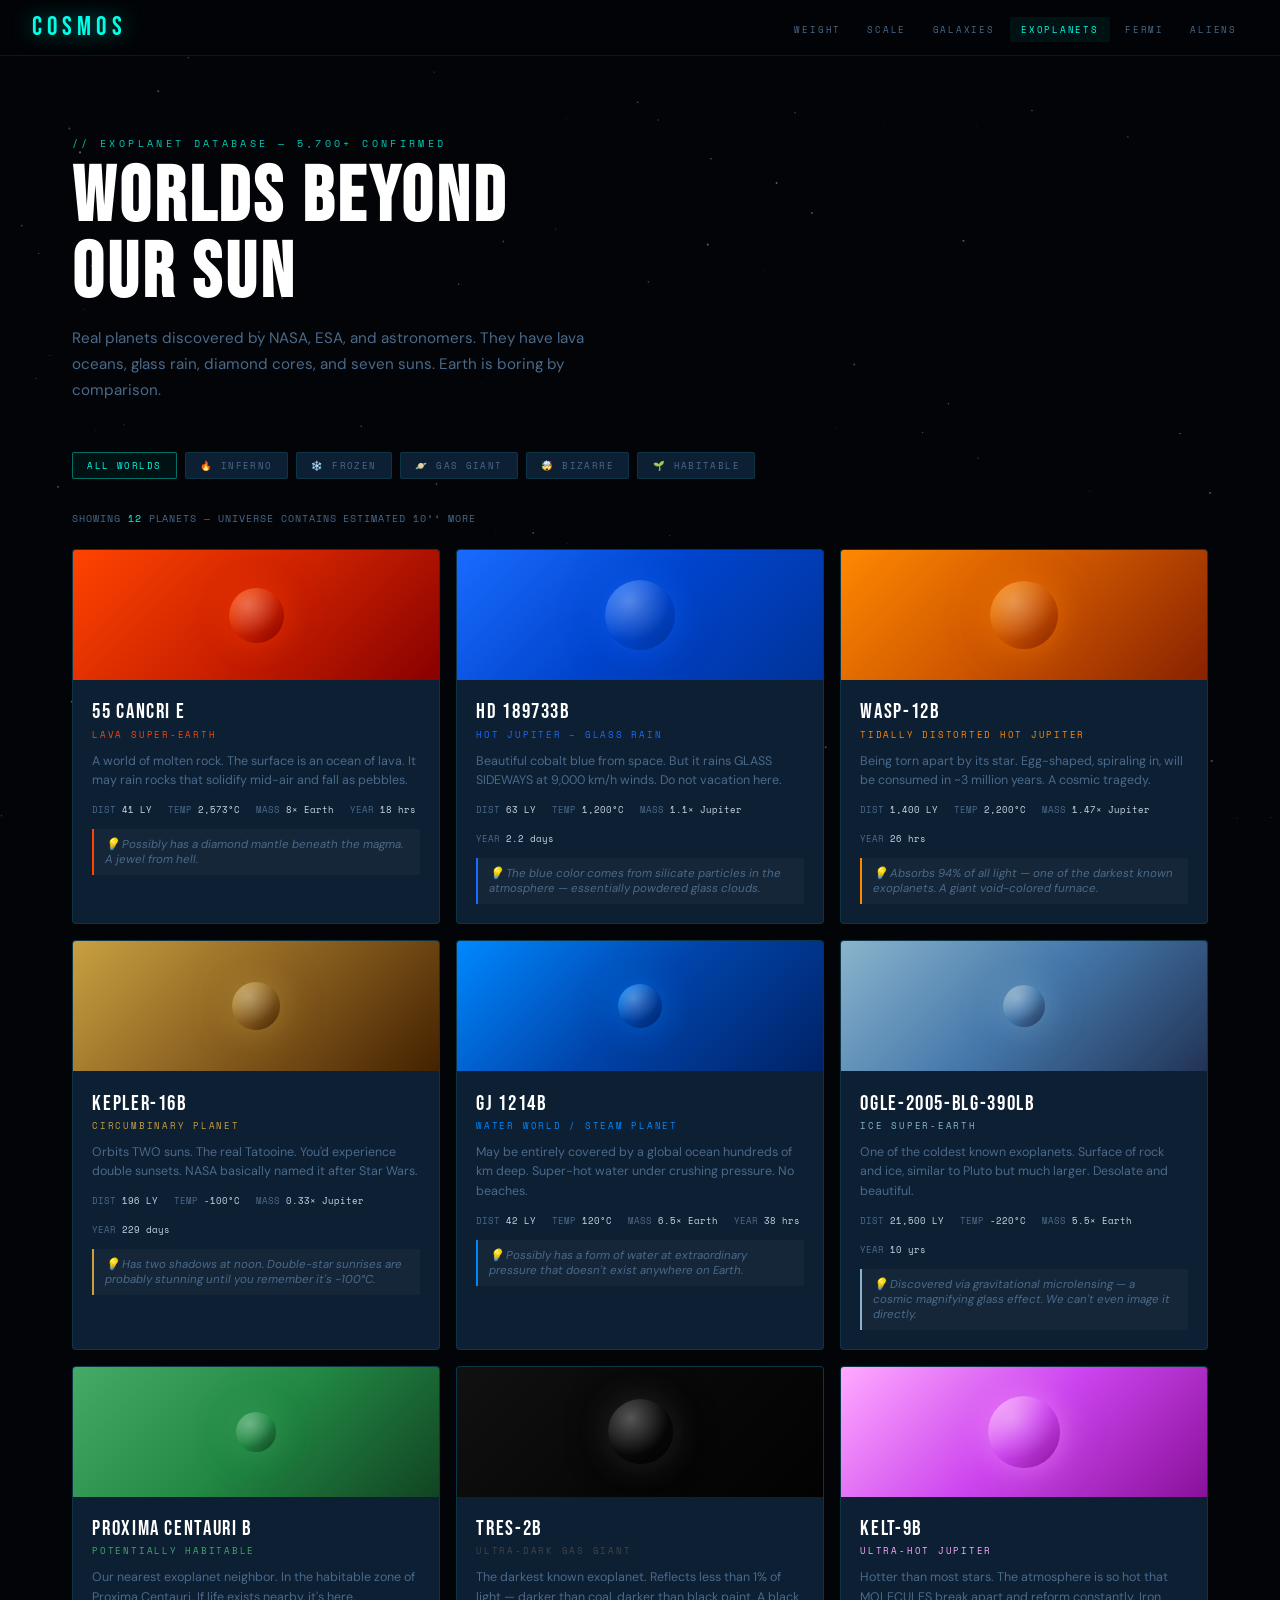
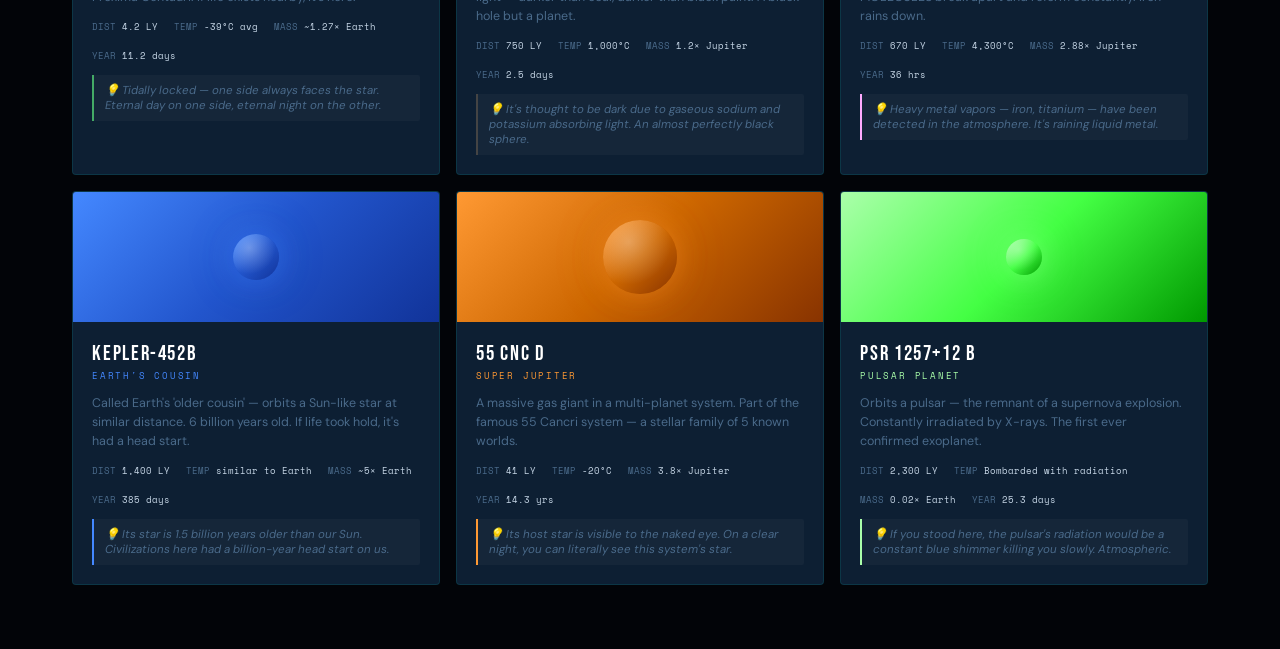
<file: exoplanets.html>
<!DOCTYPE html>
<html lang="en">
<head>
  <meta charset="UTF-8"/>
  <meta name="viewport" content="width=device-width, initial-scale=1.0"/>
  <title>COSM0S — Exoplanet Encyclopedia</title>
  <link rel="preconnect" href="https://fonts.googleapis.com">
  <link href="https://fonts.googleapis.com/css2?family=Space+Mono:wght@400;700&family=Bebas+Neue&family=DM+Sans:wght@300;400;500&display=swap" rel="stylesheet">
  <link rel="stylesheet" href="shared.css">
  <style>
    .filter-bar {
      display: flex;
      gap: 0.5rem;
      flex-wrap: wrap;
      margin-bottom: 2rem;
    }
    .filter-btn {
      font-family: 'Space Mono', monospace;
      font-size: 0.58rem;
      letter-spacing: 0.15em;
      text-transform: uppercase;
      padding: 0.4rem 0.9rem;
      background: var(--dim);
      border: 1px solid var(--border);
      color: var(--muted);
      cursor: pointer;
      border-radius: 2px;
      transition: all 0.2s;
    }
    .filter-btn:hover, .filter-btn.active {
      color: var(--accent);
      border-color: rgba(0,255,231,0.4);
      background: rgba(0,255,231,0.06);
    }
    .exo-grid {
      display: grid;
      grid-template-columns: repeat(auto-fill, minmax(280px, 1fr));
      gap: 1rem;
    }
    .exo-card {
      background: var(--dim);
      border: 1px solid var(--border);
      border-radius: 4px;
      overflow: hidden;
      transition: all 0.25s;
      cursor: pointer;
    }
    .exo-card:hover {
      border-color: var(--pclr);
      transform: translateY(-4px);
      box-shadow: 0 12px 50px rgba(0,0,0,0.5), 0 0 30px rgba(0,0,0,0.3);
    }
    .exo-visual {
      height: 130px;
      display: flex;
      align-items: center;
      justify-content: center;
      position: relative;
      overflow: hidden;
    }
    .exo-body {
      border-radius: 50%;
      position: relative;
      z-index: 2;
    }
    .exo-info { padding: 1.2rem; }
    .exo-name {
      font-family: 'Bebas Neue', sans-serif;
      font-size: 1.3rem;
      letter-spacing: 0.08em;
      color: #fff;
      margin-bottom: 0.2rem;
    }
    .exo-type {
      font-family: 'Space Mono', monospace;
      font-size: 0.55rem;
      letter-spacing: 0.2em;
      color: var(--pclr);
      text-transform: uppercase;
      margin-bottom: 0.7rem;
    }
    .exo-desc {
      font-size: 0.78rem;
      color: var(--muted);
      line-height: 1.55;
      margin-bottom: 0.8rem;
    }
    .exo-stats {
      display: flex;
      gap: 1rem;
      flex-wrap: wrap;
    }
    .exo-stat {
      font-family: 'Space Mono', monospace;
      font-size: 0.58rem;
      color: var(--muted);
    }
    .exo-stat span { color: var(--text); }
    .exo-weird {
      margin-top: 0.8rem;
      padding: 0.5rem 0.7rem;
      background: rgba(255,255,255,0.03);
      border-left: 2px solid var(--pclr);
      font-size: 0.72rem;
      color: var(--muted);
      font-style: italic;
      border-radius: 0 2px 2px 0;
    }
    .count-badge {
      font-family: 'Space Mono', monospace;
      font-size: 0.6rem;
      letter-spacing: 0.1em;
      color: var(--muted);
      margin-bottom: 1.5rem;
    }
    .count-badge span { color: var(--accent); }
  </style>
</head>
<body>
<canvas class="bg-canvas" id="bg"></canvas>
<nav class="content-layer">
  <a href="dashboard.html" class="nav-logo">COSM0S</a>
  <ul class="nav-links">
    <li><a href="planets.html">Weight</a></li>
    <li><a href="scale.html">Scale</a></li>
    <li><a href="galaxy-map.html">Galaxies</a></li>
    <li><a href="exoplanets.html" class="active">Exoplanets</a></li>
    <li><a href="fermi.html">Fermi</a></li>
    <li><a href="alien.html">Aliens</a></li>
  </ul>
</nav>

<div class="page-wrap content-layer">
  <div class="fade-up">
    <div class="section-eyebrow">// EXOPLANET DATABASE — 5,700+ CONFIRMED</div>
    <h1 class="section-title">WORLDS BEYOND<br>OUR SUN</h1>
    <p class="section-sub">Real planets discovered by NASA, ESA, and astronomers. They have lava oceans, glass rain, diamond cores, and seven suns. Earth is boring by comparison.</p>
  </div>

  <div class="filter-bar fade-up-2" id="filterBar">
    <button class="filter-btn active" onclick="filterEx('all',this)">ALL WORLDS</button>
    <button class="filter-btn" onclick="filterEx('hot',this)">🔥 INFERNO</button>
    <button class="filter-btn" onclick="filterEx('cold',this)">❄️ FROZEN</button>
    <button class="filter-btn" onclick="filterEx('giant',this)">🪐 GAS GIANT</button>
    <button class="filter-btn" onclick="filterEx('weird',this)">🤯 BIZARRE</button>
    <button class="filter-btn" onclick="filterEx('habitable',this)">🌱 HABITABLE</button>
  </div>

  <div class="count-badge fade-up-2">SHOWING <span id="countDisplay">12</span> PLANETS — UNIVERSE CONTAINS ESTIMATED 10²⁴ MORE</div>

  <div class="exo-grid fade-up-3" id="exoGrid"></div>
</div>

<script>
const exoplanets = [
  {
    name:"55 Cancri e", type:"Lava Super-Earth", cat:["hot","weird"],
    bg:"linear-gradient(135deg,#ff4400,#cc2200,#880000)",
    size:55, color:"#ff4400",
    dist:"41 LY", temp:"2,573°C", mass:"8× Earth", year:"18 hrs",
    desc:"A world of molten rock. The surface is an ocean of lava. It may rain rocks that solidify mid-air and fall as pebbles.",
    weird:"Possibly has a diamond mantle beneath the magma. A jewel from hell."
  },
  {
    name:"HD 189733b", type:"Hot Jupiter – Glass Rain", cat:["hot","weird","giant"],
    bg:"linear-gradient(135deg,#1a6bff,#0044cc,#003399)",
    size:70, color:"#1a6bff",
    dist:"63 LY", temp:"1,200°C", mass:"1.1× Jupiter", year:"2.2 days",
    desc:"Beautiful cobalt blue from space. But it rains GLASS SIDEWAYS at 9,000 km/h winds. Do not vacation here.",
    weird:"The blue color comes from silicate particles in the atmosphere — essentially powdered glass clouds."
  },
  {
    name:"WASP-12b", type:"Tidally Distorted Hot Jupiter", cat:["hot","giant","weird"],
    bg:"linear-gradient(135deg,#ff8800,#cc5500,#882200)",
    size:68, color:"#ff8800",
    dist:"1,400 LY", temp:"2,200°C", mass:"1.47× Jupiter", year:"26 hrs",
    desc:"Being torn apart by its star. Egg-shaped, spiraling in, will be consumed in ~3 million years. A cosmic tragedy.",
    weird:"Absorbs 94% of all light — one of the darkest known exoplanets. A giant void-colored furnace."
  },
  {
    name:"Kepler-16b", type:"Circumbinary Planet", cat:["weird"],
    bg:"linear-gradient(135deg,#c8a040,#8a6020,#442200)",
    size:48, color:"#c8a040",
    dist:"196 LY", temp:"-100°C", mass:"0.33× Jupiter", year:"229 days",
    desc:"Orbits TWO suns. The real Tatooine. You'd experience double sunsets. NASA basically named it after Star Wars.",
    weird:"Has two shadows at noon. Double-star sunrises are probably stunning until you remember it's -100°C."
  },
  {
    name:"GJ 1214b", type:"Water World / Steam Planet", cat:["weird","habitable"],
    bg:"linear-gradient(135deg,#0088ff,#0044aa,#002266)",
    size:44, color:"#0088ff",
    dist:"42 LY", temp:"120°C", mass:"6.5× Earth", year:"38 hrs",
    desc:"May be entirely covered by a global ocean hundreds of km deep. Super-hot water under crushing pressure. No beaches.",
    weird:"Possibly has a form of water at extraordinary pressure that doesn't exist anywhere on Earth."
  },
  {
    name:"OGLE-2005-BLG-390Lb", type:"Ice Super-Earth", cat:["cold","weird"],
    bg:"linear-gradient(135deg,#8ab4cc,#4477aa,#223355)",
    size:42, color:"#8ab4cc",
    dist:"21,500 LY", temp:"-220°C", mass:"5.5× Earth", year:"10 yrs",
    desc:"One of the coldest known exoplanets. Surface of rock and ice, similar to Pluto but much larger. Desolate and beautiful.",
    weird:"Discovered via gravitational microlensing — a cosmic magnifying glass effect. We can't even image it directly."
  },
  {
    name:"Proxima Centauri b", type:"Potentially Habitable", cat:["habitable"],
    bg:"linear-gradient(135deg,#44aa66,#228844,#114422)",
    size:40, color:"#44aa66",
    dist:"4.2 LY", temp:"-39°C avg", mass:"~1.27× Earth", year:"11.2 days",
    desc:"Our nearest exoplanet neighbor. In the habitable zone of Proxima Centauri. If life exists nearby, it's here.",
    weird:"Tidally locked — one side always faces the star. Eternal day on one side, eternal night on the other."
  },
  {
    name:"TrES-2b", type:"Ultra-Dark Gas Giant", cat:["weird","giant"],
    bg:"linear-gradient(135deg,#111111,#080808,#020202)",
    size:65, color:"#444444",
    dist:"750 LY", temp:"1,000°C", mass:"1.2× Jupiter", year:"2.5 days",
    desc:"The darkest known exoplanet. Reflects less than 1% of light — darker than coal, darker than black paint. A black hole but a planet.",
    weird:"It's thought to be dark due to gaseous sodium and potassium absorbing light. An almost perfectly black sphere."
  },
  {
    name:"KELT-9b", type:"Ultra-Hot Jupiter", cat:["hot","giant"],
    bg:"linear-gradient(135deg,#ffaaff,#cc44ee,#881199)",
    size:72, color:"#ffaaff",
    dist:"670 LY", temp:"4,300°C", mass:"2.88× Jupiter", year:"36 hrs",
    desc:"Hotter than most stars. The atmosphere is so hot that MOLECULES break apart and reform constantly. Iron rains down.",
    weird:"Heavy metal vapors — iron, titanium — have been detected in the atmosphere. It's raining liquid metal."
  },
  {
    name:"Kepler-452b", type:"Earth's Cousin", cat:["habitable"],
    bg:"linear-gradient(135deg,#4488ff,#2255cc,#113399)",
    size:46, color:"#4488ff",
    dist:"1,400 LY", temp:"similar to Earth", mass:"~5× Earth", year:"385 days",
    desc:"Called Earth's 'older cousin' — orbits a Sun-like star at similar distance. 6 billion years old. If life took hold, it's had a head start.",
    weird:"Its star is 1.5 billion years older than our Sun. Civilizations here had a billion-year head start on us."
  },
  {
    name:"55 Cnc d", type:"Super Jupiter", cat:["giant"],
    bg:"linear-gradient(135deg,#ff9933,#cc6600,#883300)",
    size:74, color:"#ff9933",
    dist:"41 LY", temp:"-20°C", mass:"3.8× Jupiter", year:"14.3 yrs",
    desc:"A massive gas giant in a multi-planet system. Part of the famous 55 Cancri system — a stellar family of 5 known worlds.",
    weird:"Its host star is visible to the naked eye. On a clear night, you can literally see this system's star."
  },
  {
    name:"PSR 1257+12 b", type:"Pulsar Planet", cat:["weird"],
    bg:"linear-gradient(135deg,#aaffaa,#44ff44,#009900)",
    size:36, color:"#aaffaa",
    dist:"2,300 LY", temp:"Bombarded with radiation", mass:"0.02× Earth", year:"25.3 days",
    desc:"Orbits a pulsar — the remnant of a supernova explosion. Constantly irradiated by X-rays. The first ever confirmed exoplanet.",
    weird:"If you stood here, the pulsar's radiation would be a constant blue shimmer killing you slowly. Atmospheric."
  },
];

let currentFilter = 'all';

function buildGrid(filter='all') {
  const grid = document.getElementById('exoGrid');
  const filtered = filter === 'all' ? exoplanets : exoplanets.filter(p => p.cat.includes(filter));
  document.getElementById('countDisplay').textContent = filtered.length;
  grid.innerHTML = filtered.map(p => `
    <div class="exo-card" style="--pclr:${p.color}">
      <div class="exo-visual" style="background:${p.bg}">
        <div class="exo-body" style="width:${p.size}px;height:${p.size}px;background:radial-gradient(circle at 35% 30%,rgba(255,255,255,0.3),transparent 60%),${p.bg};box-shadow:0 0 30px ${p.color}66,0 0 60px ${p.color}22"></div>
      </div>
      <div class="exo-info">
        <div class="exo-name">${p.name}</div>
        <div class="exo-type">${p.type}</div>
        <div class="exo-desc">${p.desc}</div>
        <div class="exo-stats">
          <div class="exo-stat">DIST <span>${p.dist}</span></div>
          <div class="exo-stat">TEMP <span>${p.temp}</span></div>
          <div class="exo-stat">MASS <span>${p.mass}</span></div>
          <div class="exo-stat">YEAR <span>${p.year}</span></div>
        </div>
        <div class="exo-weird">💡 ${p.weird}</div>
      </div>
    </div>
  `).join('');
}

function filterEx(f, btn) {
  currentFilter = f;
  document.querySelectorAll('.filter-btn').forEach(b => b.classList.remove('active'));
  btn.classList.add('active');
  buildGrid(f);
}

buildGrid();

// BG stars
const bgC=document.getElementById('bg'),bgX=bgC.getContext('2d');let bst=[];
function brsz(){bgC.width=innerWidth;bgC.height=innerHeight;bst=Array.from({length:130},()=>({x:Math.random()*bgC.width,y:Math.random()*bgC.height,r:Math.random()*1.1,a:Math.random(),s:Math.random()*0.003+0.001}));}
brsz();window.addEventListener('resize',brsz);
(function bd(){bgX.clearRect(0,0,bgC.width,bgC.height);bst.forEach(s=>{s.a+=s.s;bgX.beginPath();bgX.arc(s.x,s.y,s.r,0,Math.PI*2);bgX.fillStyle=`rgba(180,210,255,${(Math.sin(s.a)+1)/2*0.5})`;bgX.fill();});requestAnimationFrame(bd);})();
</script>
</body>
</html>
</file>
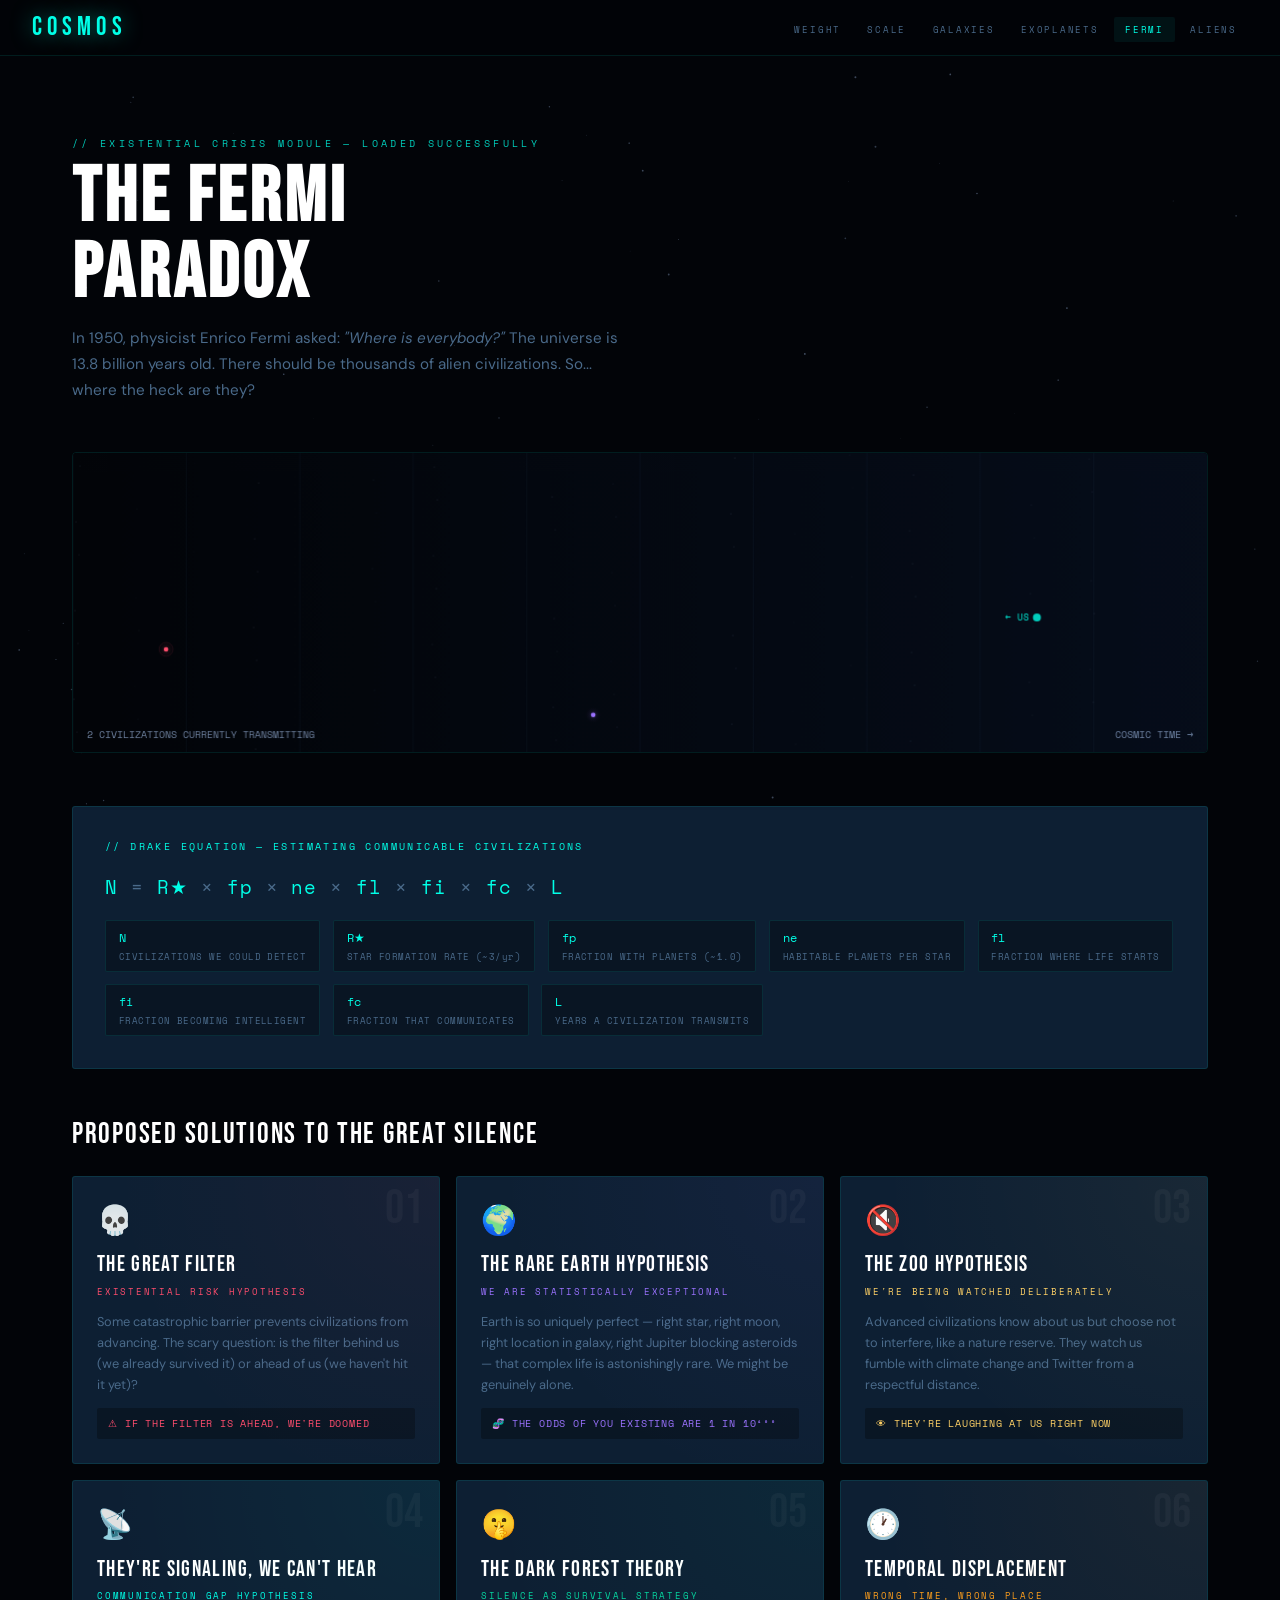
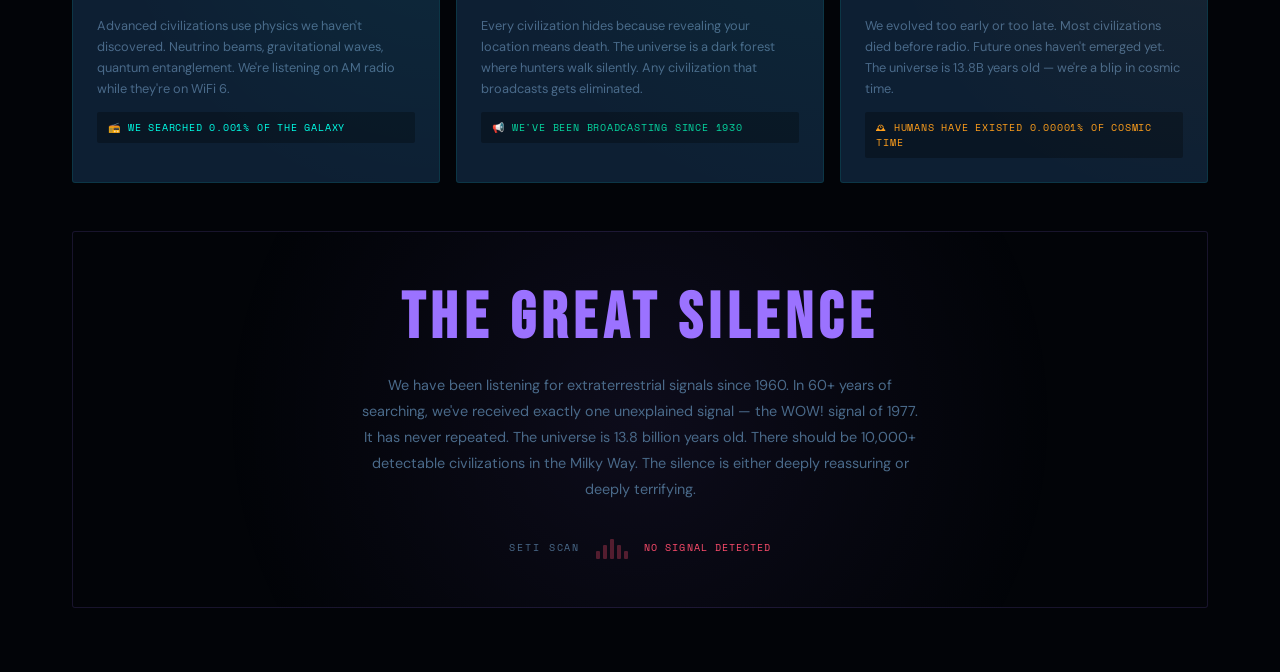
<file: fermi.html>
<!DOCTYPE html>
<html lang="en">
<head>
  <meta charset="UTF-8"/>
  <meta name="viewport" content="width=device-width, initial-scale=1.0"/>
  <title>COSM0S — The Fermi Paradox</title>
  <link rel="preconnect" href="https://fonts.googleapis.com">
  <link href="https://fonts.googleapis.com/css2?family=Space+Mono:wght@400;700&family=Bebas+Neue&family=DM+Sans:wght@300;400;500&display=swap" rel="stylesheet">
  <link rel="stylesheet" href="shared.css">
  <style>
    .fermi-hero-visual {
      text-align: center;
      margin: 2rem 0 3rem;
      position: relative;
    }
    #fermiCanvas { border-radius: 4px; border: 1px solid var(--border); max-width: 100%; }

    .drake-equation {
      background: var(--dim);
      border: 1px solid var(--border);
      border-radius: 3px;
      padding: 2rem;
      margin-bottom: 3rem;
      overflow-x: auto;
    }
    .drake-title {
      font-family: 'Space Mono', monospace;
      font-size: 0.6rem;
      letter-spacing: 0.25em;
      color: var(--accent);
      text-transform: uppercase;
      margin-bottom: 1.2rem;
    }
    .drake-formula {
      font-family: 'Space Mono', monospace;
      font-size: clamp(0.8rem, 2vw, 1.2rem);
      color: #fff;
      white-space: nowrap;
      margin-bottom: 1.2rem;
      letter-spacing: 0.05em;
    }
    .drake-formula .var { color: var(--accent); }
    .drake-formula .op { color: var(--muted); }
    .drake-terms {
      display: flex;
      flex-wrap: wrap;
      gap: 0.8rem;
    }
    .drake-term {
      background: rgba(0,0,0,0.3);
      border: 1px solid var(--border);
      border-radius: 2px;
      padding: 0.5rem 0.8rem;
      font-family: 'Space Mono', monospace;
    }
    .drake-term .sym { font-size: 0.75rem; color: var(--accent); }
    .drake-term .def { font-size: 0.58rem; color: var(--muted); margin-top: 0.2rem; letter-spacing: 0.05em; }

    .solutions-grid {
      display: grid;
      grid-template-columns: repeat(auto-fit, minmax(300px,1fr));
      gap: 1rem;
      margin-bottom: 3rem;
    }
    .solution-card {
      background: var(--dim);
      border: 1px solid var(--border);
      border-radius: 3px;
      padding: 1.5rem;
      position: relative;
      transition: all 0.2s;
      overflow: hidden;
    }
    .solution-card::before {
      content: '';
      position: absolute;
      inset: 0;
      background: radial-gradient(circle at top right, var(--sc) 0%, transparent 70%);
      opacity: 0.05;
      transition: opacity 0.3s;
    }
    .solution-card:hover::before { opacity: 0.12; }
    .solution-card:hover { border-color: var(--sc); }
    .solution-number {
      font-family: 'Bebas Neue', sans-serif;
      font-size: 3rem;
      color: rgba(255,255,255,0.04);
      position: absolute;
      top: 0.5rem;
      right: 1rem;
      line-height: 1;
    }
    .solution-emoji { font-size: 1.8rem; margin-bottom: 0.8rem; display: block; }
    .solution-title {
      font-family: 'Bebas Neue', sans-serif;
      font-size: 1.4rem;
      letter-spacing: 0.06em;
      color: #fff;
      margin-bottom: 0.4rem;
    }
    .solution-subtitle {
      font-family: 'Space Mono', monospace;
      font-size: 0.55rem;
      letter-spacing: 0.2em;
      color: var(--sc);
      text-transform: uppercase;
      margin-bottom: 0.8rem;
    }
    .solution-desc { font-size: 0.8rem; color: var(--muted); line-height: 1.65; }
    .solution-scary {
      margin-top: 0.8rem;
      font-family: 'Space Mono', monospace;
      font-size: 0.62rem;
      color: var(--sc);
      padding: 0.5rem 0.7rem;
      background: rgba(0,0,0,0.3);
      border-radius: 2px;
      letter-spacing: 0.08em;
    }

    .great-silence {
      text-align: center;
      padding: 3rem 2rem;
      margin-top: 2rem;
      background: radial-gradient(circle, rgba(155,114,255,0.08) 0%, transparent 70%);
      border: 1px solid rgba(155,114,255,0.15);
      border-radius: 3px;
    }
    .great-silence h2 {
      font-family: 'Bebas Neue', sans-serif;
      font-size: clamp(2rem,5vw,4rem);
      letter-spacing: 0.1em;
      color: var(--purple);
      margin-bottom: 1rem;
    }
    .great-silence p {
      max-width: 560px;
      margin: 0 auto;
      color: var(--muted);
      line-height: 1.8;
      font-size: 0.9rem;
    }

    .signal-meter {
      margin-top: 2rem;
      display: flex;
      align-items: center;
      justify-content: center;
      gap: 1rem;
    }
    .signal-label {
      font-family: 'Space Mono', monospace;
      font-size: 0.6rem;
      letter-spacing: 0.2em;
      color: var(--muted);
      text-transform: uppercase;
    }
    .signal-bars {
      display: flex;
      gap: 3px;
      align-items: flex-end;
      height: 24px;
    }
    .signal-bar {
      width: 4px;
      background: var(--warn);
      border-radius: 1px;
      opacity: 0.3;
      animation: barPulse 1.5s ease-in-out infinite;
    }
    @keyframes barPulse {
      0%,100% { opacity: 0.15; }
      50% { opacity: 0.5; }
    }
    .signal-bar:nth-child(1) { height: 8px; animation-delay:0s; }
    .signal-bar:nth-child(2) { height: 14px; animation-delay:0.2s; }
    .signal-bar:nth-child(3) { height: 20px; animation-delay:0.4s; }
    .signal-bar:nth-child(4) { height: 14px; animation-delay:0.6s; }
    .signal-bar:nth-child(5) { height: 8px; animation-delay:0.8s; }
    .signal-text {
      font-family: 'Space Mono', monospace;
      font-size: 0.65rem;
      color: var(--warn);
      letter-spacing: 0.1em;
    }
  </style>
</head>
<body>
<canvas class="bg-canvas" id="bg"></canvas>
<nav class="content-layer">
  <a href="dashboard.html" class="nav-logo">COSM0S</a>
  <ul class="nav-links">
    <li><a href="planets.html">Weight</a></li>
    <li><a href="scale.html">Scale</a></li>
    <li><a href="galaxy-map.html">Galaxies</a></li>
    <li><a href="exoplanets.html">Exoplanets</a></li>
    <li><a href="fermi.html" class="active">Fermi</a></li>
    <li><a href="alien.html">Aliens</a></li>
  </ul>
</nav>

<div class="page-wrap content-layer">
  <div class="fade-up">
    <div class="section-eyebrow">// EXISTENTIAL CRISIS MODULE — LOADED SUCCESSFULLY</div>
    <h1 class="section-title">THE FERMI<br>PARADOX</h1>
    <p class="section-sub">In 1950, physicist Enrico Fermi asked: <em>"Where is everybody?"</em> The universe is 13.8 billion years old. There should be thousands of alien civilizations. So... where the heck are they?</p>
  </div>

  <div class="fermi-hero-visual fade-up-2">
    <canvas id="fermiCanvas" width="800" height="300"></canvas>
  </div>

  <div class="drake-equation fade-up-2">
    <div class="drake-title">// DRAKE EQUATION — ESTIMATING COMMUNICABLE CIVILIZATIONS</div>
    <div class="drake-formula">
      <span class="var">N</span>
      <span class="op"> = </span>
      <span class="var">R★</span>
      <span class="op"> × </span>
      <span class="var">fp</span>
      <span class="op"> × </span>
      <span class="var">ne</span>
      <span class="op"> × </span>
      <span class="var">fl</span>
      <span class="op"> × </span>
      <span class="var">fi</span>
      <span class="op"> × </span>
      <span class="var">fc</span>
      <span class="op"> × </span>
      <span class="var">L</span>
    </div>
    <div class="drake-terms">
      <div class="drake-term"><div class="sym">N</div><div class="def">CIVILIZATIONS WE COULD DETECT</div></div>
      <div class="drake-term"><div class="sym">R★</div><div class="def">STAR FORMATION RATE (~3/yr)</div></div>
      <div class="drake-term"><div class="sym">fp</div><div class="def">FRACTION WITH PLANETS (~1.0)</div></div>
      <div class="drake-term"><div class="sym">ne</div><div class="def">HABITABLE PLANETS PER STAR</div></div>
      <div class="drake-term"><div class="sym">fl</div><div class="def">FRACTION WHERE LIFE STARTS</div></div>
      <div class="drake-term"><div class="sym">fi</div><div class="def">FRACTION BECOMING INTELLIGENT</div></div>
      <div class="drake-term"><div class="sym">fc</div><div class="def">FRACTION THAT COMMUNICATES</div></div>
      <div class="drake-term"><div class="sym">L</div><div class="def">YEARS A CIVILIZATION TRANSMITS</div></div>
    </div>
  </div>

  <div style="font-family:'Bebas Neue',sans-serif;font-size:1.8rem;letter-spacing:0.06em;color:#fff;margin-bottom:1.5rem;" class="fade-up-2">PROPOSED SOLUTIONS TO THE GREAT SILENCE</div>

  <div class="solutions-grid fade-up-3">
    <div class="solution-card" style="--sc:#ff4d6d">
      <span class="solution-number">01</span>
      <span class="solution-emoji">💀</span>
      <div class="solution-title">The Great Filter</div>
      <div class="solution-subtitle">Existential Risk Hypothesis</div>
      <div class="solution-desc">Some catastrophic barrier prevents civilizations from advancing. The scary question: is the filter behind us (we already survived it) or ahead of us (we haven't hit it yet)?</div>
      <div class="solution-scary">⚠ IF THE FILTER IS AHEAD, WE'RE DOOMED</div>
    </div>
    <div class="solution-card" style="--sc:#9b72ff">
      <span class="solution-number">02</span>
      <span class="solution-emoji">🌍</span>
      <div class="solution-title">The Rare Earth Hypothesis</div>
      <div class="solution-subtitle">We Are Statistically Exceptional</div>
      <div class="solution-desc">Earth is so uniquely perfect — right star, right moon, right location in galaxy, right Jupiter blocking asteroids — that complex life is astonishingly rare. We might be genuinely alone.</div>
      <div class="solution-scary">🧬 THE ODDS OF YOU EXISTING ARE 1 IN 10⁴⁰⁰</div>
    </div>
    <div class="solution-card" style="--sc:#ffd166">
      <span class="solution-number">03</span>
      <span class="solution-emoji">🔇</span>
      <div class="solution-title">The Zoo Hypothesis</div>
      <div class="solution-subtitle">We're Being Watched Deliberately</div>
      <div class="solution-desc">Advanced civilizations know about us but choose not to interfere, like a nature reserve. They watch us fumble with climate change and Twitter from a respectful distance.</div>
      <div class="solution-scary">👁 THEY'RE LAUGHING AT US RIGHT NOW</div>
    </div>
    <div class="solution-card" style="--sc:#00ffe7">
      <span class="solution-number">04</span>
      <span class="solution-emoji">📡</span>
      <div class="solution-title">They're Signaling, We Can't Hear</div>
      <div class="solution-subtitle">Communication Gap Hypothesis</div>
      <div class="solution-desc">Advanced civilizations use physics we haven't discovered. Neutrino beams, gravitational waves, quantum entanglement. We're listening on AM radio while they're on WiFi 6.</div>
      <div class="solution-scary">📻 WE SEARCHED 0.001% OF THE GALAXY</div>
    </div>
    <div class="solution-card" style="--sc:#06d6a0">
      <span class="solution-number">05</span>
      <span class="solution-emoji">🤫</span>
      <div class="solution-title">The Dark Forest Theory</div>
      <div class="solution-subtitle">Silence as Survival Strategy</div>
      <div class="solution-desc">Every civilization hides because revealing your location means death. The universe is a dark forest where hunters walk silently. Any civilization that broadcasts gets eliminated.</div>
      <div class="solution-scary">📢 WE'VE BEEN BROADCASTING SINCE 1930</div>
    </div>
    <div class="solution-card" style="--sc:#ff9f1c">
      <span class="solution-number">06</span>
      <span class="solution-emoji">🕐</span>
      <div class="solution-title">Temporal Displacement</div>
      <div class="solution-subtitle">Wrong Time, Wrong Place</div>
      <div class="solution-desc">We evolved too early or too late. Most civilizations died before radio. Future ones haven't emerged yet. The universe is 13.8B years old — we're a blip in cosmic time.</div>
      <div class="solution-scary">🕰 HUMANS HAVE EXISTED 0.00001% OF COSMIC TIME</div>
    </div>
  </div>

  <div class="great-silence fade-up-3">
    <h2>THE GREAT SILENCE</h2>
    <p>We have been listening for extraterrestrial signals since 1960. In 60+ years of searching, we've received exactly one unexplained signal — the WOW! signal of 1977. It has never repeated. The universe is 13.8 billion years old. There should be 10,000+ detectable civilizations in the Milky Way. The silence is either deeply reassuring or deeply terrifying.</p>
    <div class="signal-meter">
      <span class="signal-label">SETI SCAN</span>
      <div class="signal-bars">
        <div class="signal-bar"></div>
        <div class="signal-bar"></div>
        <div class="signal-bar"></div>
        <div class="signal-bar"></div>
        <div class="signal-bar"></div>
      </div>
      <span class="signal-text">NO SIGNAL DETECTED</span>
    </div>
  </div>
</div>

<script>
// Fermi visualization canvas
const fc = document.getElementById('fermiCanvas');
const fctx = fc.getContext('2d');
fc.width = fc.parentElement.clientWidth || 800;
const FW = fc.width, FH = fc.height;

// Simulate civilizations appearing and dying
const civs = Array.from({length:80}, () => ({
  x: Math.random()*FW*0.9 + FW*0.05,
  y: Math.random()*FH*0.8 + FH*0.1,
  born: Math.random() * 600,
  life: Math.random() * 80 + 20,
  r: Math.random() * 3 + 1.5,
  color: ['#ffd166','#9b72ff','#00ffe7','#ff4d6d','#06d6a0'][Math.floor(Math.random()*5)]
}));

let ft = 0;
function drawFermi() {
  ft += 0.5;
  fctx.clearRect(0,0,FW,FH);
  // bg
  const grd = fctx.createLinearGradient(0,0,FW,0);
  grd.addColorStop(0,'#020408'); grd.addColorStop(1,'#060d1a');
  fctx.fillStyle=grd; fctx.fillRect(0,0,FW,FH);
  // Background grid lines (timeline)
  fctx.strokeStyle='rgba(100,150,200,0.06)'; fctx.lineWidth=1;
  for(let i=0;i<10;i++){
    fctx.beginPath(); fctx.moveTo(i*FW/10,0); fctx.lineTo(i*FW/10,FH); fctx.stroke();
  }
  // BG stars
  for(let i=0;i<120;i++){
    const sx=(i*1973+7)%FW, sy=(i*431+13)%FH;
    fctx.beginPath(); fctx.arc(sx,sy,0.5,0,Math.PI*2);
    fctx.fillStyle=`rgba(200,220,255,${0.1+Math.sin(ft*0.02+i)*0.1})`; fctx.fill();
  }
  // Civilizations
  let alive = 0;
  civs.forEach(c => {
    const age = (ft - c.born) % 700;
    if(age < 0) return;
    const phase = age / c.life;
    if(phase > 1) return;
    alive++;
    const alpha = phase < 0.1 ? phase/0.1 : phase > 0.8 ? (1-phase)/0.2 : 1;
    // Glow
    const grd2 = fctx.createRadialGradient(c.x,c.y,0,c.x,c.y,c.r*4);
    grd2.addColorStop(0,c.color+'66'); grd2.addColorStop(1,'transparent');
    fctx.globalAlpha = alpha * 0.5;
    fctx.beginPath(); fctx.arc(c.x,c.y,c.r*4,0,Math.PI*2); fctx.fillStyle=grd2; fctx.fill();
    // Core
    fctx.globalAlpha = alpha;
    fctx.beginPath(); fctx.arc(c.x,c.y,c.r,0,Math.PI*2);
    fctx.fillStyle=c.color; fctx.fill();
    // Expanding signal ring
    const ring = (age/c.life) * c.r * 8;
    fctx.globalAlpha = alpha * 0.2;
    fctx.beginPath(); fctx.arc(c.x,c.y,ring,0,Math.PI*2);
    fctx.strokeStyle=c.color; fctx.lineWidth=0.5; fctx.stroke();
    fctx.globalAlpha = 1;
  });
  // Labels
  fctx.fillStyle='rgba(180,210,255,0.6)';
  fctx.font='10px Space Mono,monospace'; fctx.textAlign='left';
  fctx.fillText(`${alive} CIVILIZATIONS CURRENTLY TRANSMITTING`, 14, FH-14);
  fctx.textAlign='right';
  fctx.fillText('COSMIC TIME →', FW-14, FH-14);
  // Our marker
  const ourX = FW * 0.85, ourY = FH * 0.55;
  fctx.beginPath(); fctx.arc(ourX,ourY,4,0,Math.PI*2);
  fctx.fillStyle='#00ffe7'; fctx.globalAlpha=0.6+Math.sin(ft*0.1)*0.3; fctx.fill();
  fctx.globalAlpha=1;
  fctx.fillStyle='#00ffe7'; fctx.font='9px Space Mono,monospace'; fctx.textAlign='right';
  fctx.fillText('← US', ourX-8, ourY+3);

  requestAnimationFrame(drawFermi);
}
drawFermi();

// BG stars
const bgC=document.getElementById('bg'),bgX=bgC.getContext('2d');let bst=[];
function brsz(){bgC.width=innerWidth;bgC.height=innerHeight;bst=Array.from({length:120},()=>({x:Math.random()*bgC.width,y:Math.random()*bgC.height,r:Math.random()*1,a:Math.random(),s:Math.random()*0.003+0.001}));}
brsz();window.addEventListener('resize',brsz);
(function bd(){bgX.clearRect(0,0,bgC.width,bgC.height);bst.forEach(s=>{s.a+=s.s;bgX.beginPath();bgX.arc(s.x,s.y,s.r,0,Math.PI*2);bgX.fillStyle=`rgba(180,210,255,${(Math.sin(s.a)+1)/2*0.4})`;bgX.fill();});requestAnimationFrame(bd);})();
</script>
</body>
</html>
</file>
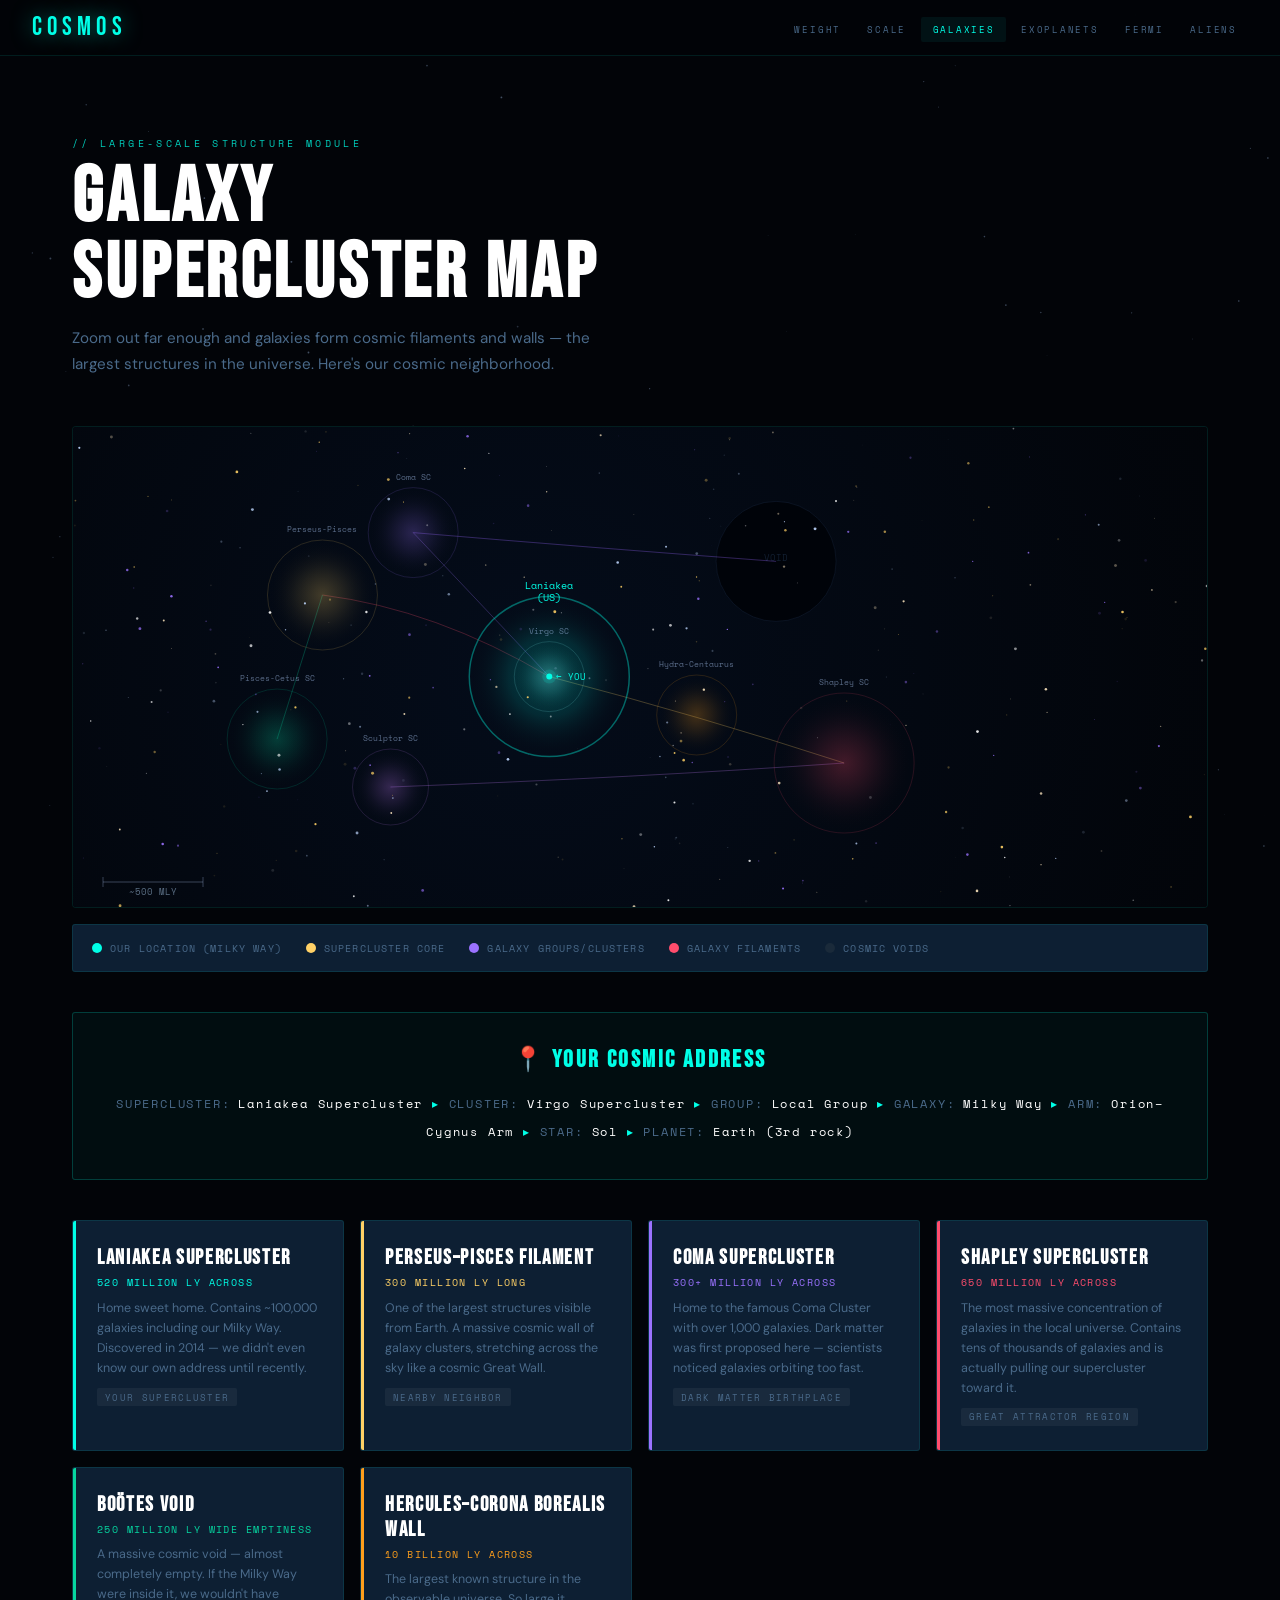
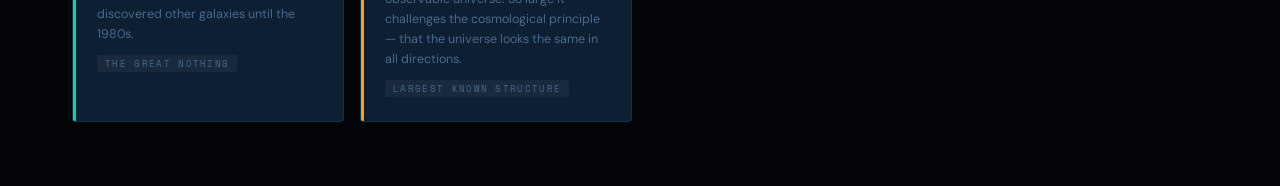
<file: galaxy-map.html>
<!DOCTYPE html>
<html lang="en">
<head>
  <meta charset="UTF-8"/>
  <meta name="viewport" content="width=device-width, initial-scale=1.0"/>
  <title>COSM0S — Galaxy Supercluster Map</title>
  <link rel="preconnect" href="https://fonts.googleapis.com">
  <link href="https://fonts.googleapis.com/css2?family=Space+Mono:wght@400;700&family=Bebas+Neue&family=DM+Sans:wght@300;400;500&display=swap" rel="stylesheet">
  <link rel="stylesheet" href="shared.css">
  <style>
    .map-container {
      position: relative;
      background: #020408;
      border: 1px solid var(--border);
      border-radius: 4px;
      overflow: hidden;
      cursor: crosshair;
    }
    #galaxyMap { display: block; width: 100%; }
    .map-legend {
      display: flex;
      gap: 1.5rem;
      flex-wrap: wrap;
      margin-top: 1rem;
      padding: 1rem 1.2rem;
      background: var(--dim);
      border: 1px solid var(--border);
      border-radius: 3px;
    }
    .legend-item {
      display: flex;
      align-items: center;
      gap: 0.5rem;
      font-family: 'Space Mono', monospace;
      font-size: 0.6rem;
      letter-spacing: 0.12em;
      color: var(--muted);
      text-transform: uppercase;
    }
    .legend-dot { width: 10px; height: 10px; border-radius: 50%; flex-shrink: 0; }

    .supercluster-info {
      margin-top: 2.5rem;
      display: grid;
      grid-template-columns: repeat(auto-fit, minmax(260px,1fr));
      gap: 1rem;
    }
    .sc-card {
      background: var(--dim);
      border: 1px solid var(--border);
      border-radius: 3px;
      padding: 1.5rem;
      transition: all 0.2s;
      cursor: pointer;
      position: relative;
      overflow: hidden;
    }
    .sc-card::after {
      content: '';
      position: absolute;
      left: 0; top: 0; bottom: 0;
      width: 3px;
      background: var(--c);
    }
    .sc-card:hover { border-color: var(--c); background: rgba(6,13,26,0.9); }
    .sc-card h4 {
      font-family: 'Bebas Neue', sans-serif;
      font-size: 1.3rem;
      letter-spacing: 0.08em;
      color: #fff;
      margin-bottom: 0.3rem;
    }
    .sc-card .sc-size {
      font-family: 'Space Mono', monospace;
      font-size: 0.6rem;
      letter-spacing: 0.15em;
      color: var(--c);
      margin-bottom: 0.6rem;
    }
    .sc-card p { font-size: 0.78rem; color: var(--muted); line-height: 1.6; }
    .sc-card .sc-tag {
      display: inline-block;
      margin-top: 0.6rem;
      font-family: 'Space Mono', monospace;
      font-size: 0.55rem;
      letter-spacing: 0.15em;
      padding: 0.15rem 0.5rem;
      background: rgba(255,255,255,0.05);
      border-radius: 2px;
      color: var(--muted);
    }

    .address-box {
      margin-top: 2.5rem;
      padding: 2rem;
      background: rgba(0,255,231,0.04);
      border: 1px solid rgba(0,255,231,0.2);
      border-radius: 3px;
      text-align: center;
    }
    .address-box h3 {
      font-family: 'Bebas Neue', sans-serif;
      font-size: 1.5rem;
      letter-spacing: 0.1em;
      color: var(--accent);
      margin-bottom: 1rem;
    }
    .cosmic-address {
      font-family: 'Space Mono', monospace;
      font-size: 0.75rem;
      letter-spacing: 0.15em;
      color: var(--text);
      line-height: 2.4;
    }
    .cosmic-address .level { color: var(--muted); margin-right: 0.5rem; }
    .cosmic-address .val { color: #fff; }
    .cosmic-address .arrow { color: var(--accent); }
  </style>
</head>
<body>
<canvas class="bg-canvas" id="bg"></canvas>
<nav class="content-layer">
  <a href="dashboard.html" class="nav-logo">COSM0S</a>
  <ul class="nav-links">
    <li><a href="planets.html">Weight</a></li>
    <li><a href="scale.html">Scale</a></li>
    <li><a href="galaxy-map.html" class="active">Galaxies</a></li>
    <li><a href="exoplanets.html">Exoplanets</a></li>
    <li><a href="fermi.html">Fermi</a></li>
    <li><a href="alien.html">Aliens</a></li>
  </ul>
</nav>

<div class="page-wrap content-layer">
  <div class="fade-up">
    <div class="section-eyebrow">// LARGE-SCALE STRUCTURE MODULE</div>
    <h1 class="section-title">GALAXY<br>SUPERCLUSTER MAP</h1>
    <p class="section-sub">Zoom out far enough and galaxies form cosmic filaments and walls — the largest structures in the universe. Here's our cosmic neighborhood.</p>
  </div>

  <div class="map-container fade-up-2">
    <canvas id="galaxyMap" height="480"></canvas>
  </div>
  <div class="map-legend">
    <div class="legend-item"><div class="legend-dot" style="background:#00ffe7"></div>Our Location (Milky Way)</div>
    <div class="legend-item"><div class="legend-dot" style="background:#ffd166"></div>Supercluster Core</div>
    <div class="legend-item"><div class="legend-dot" style="background:#9b72ff"></div>Galaxy Groups/Clusters</div>
    <div class="legend-item"><div class="legend-dot" style="background:#ff4d6d"></div>Galaxy Filaments</div>
    <div class="legend-item"><div class="legend-dot" style="background:#1a2a3a"></div>Cosmic Voids</div>
  </div>

  <div class="address-box fade-up-2">
    <h3>📍 YOUR COSMIC ADDRESS</h3>
    <div class="cosmic-address">
      <span class="level">SUPERCLUSTER:</span><span class="val">Laniakea Supercluster</span><span class="arrow"> ▸ </span>
      <span class="level">CLUSTER:</span><span class="val">Virgo Supercluster</span><span class="arrow"> ▸ </span>
      <span class="level">GROUP:</span><span class="val">Local Group</span><span class="arrow"> ▸ </span>
      <span class="level">GALAXY:</span><span class="val">Milky Way</span><span class="arrow"> ▸ </span>
      <span class="level">ARM:</span><span class="val">Orion–Cygnus Arm</span><span class="arrow"> ▸ </span>
      <span class="level">STAR:</span><span class="val">Sol</span><span class="arrow"> ▸ </span>
      <span class="level">PLANET:</span><span class="val">Earth (3rd rock)</span>
    </div>
  </div>

  <div class="supercluster-info fade-up-3">
    <div class="sc-card" style="--c:#00ffe7">
      <h4>Laniakea Supercluster</h4>
      <div class="sc-size">520 MILLION LY ACROSS</div>
      <p>Home sweet home. Contains ~100,000 galaxies including our Milky Way. Discovered in 2014 — we didn't even know our own address until recently.</p>
      <span class="sc-tag">YOUR SUPERCLUSTER</span>
    </div>
    <div class="sc-card" style="--c:#ffd166">
      <h4>Perseus–Pisces Filament</h4>
      <div class="sc-size">300 MILLION LY LONG</div>
      <p>One of the largest structures visible from Earth. A massive cosmic wall of galaxy clusters, stretching across the sky like a cosmic Great Wall.</p>
      <span class="sc-tag">NEARBY NEIGHBOR</span>
    </div>
    <div class="sc-card" style="--c:#9b72ff">
      <h4>Coma Supercluster</h4>
      <div class="sc-size">300+ MILLION LY ACROSS</div>
      <p>Home to the famous Coma Cluster with over 1,000 galaxies. Dark matter was first proposed here — scientists noticed galaxies orbiting too fast.</p>
      <span class="sc-tag">DARK MATTER BIRTHPLACE</span>
    </div>
    <div class="sc-card" style="--c:#ff4d6d">
      <h4>Shapley Supercluster</h4>
      <div class="sc-size">650 MILLION LY ACROSS</div>
      <p>The most massive concentration of galaxies in the local universe. Contains tens of thousands of galaxies and is actually pulling our supercluster toward it.</p>
      <span class="sc-tag">GREAT ATTRACTOR REGION</span>
    </div>
    <div class="sc-card" style="--c:#06d6a0">
      <h4>Boötes Void</h4>
      <div class="sc-size">250 MILLION LY WIDE EMPTINESS</div>
      <p>A massive cosmic void — almost completely empty. If the Milky Way were inside it, we wouldn't have discovered other galaxies until the 1980s.</p>
      <span class="sc-tag">THE GREAT NOTHING</span>
    </div>
    <div class="sc-card" style="--c:#ff9f1c">
      <h4>Hercules–Corona Borealis Wall</h4>
      <div class="sc-size">10 BILLION LY ACROSS</div>
      <p>The largest known structure in the observable universe. So large it challenges the cosmological principle — that the universe looks the same in all directions.</p>
      <span class="sc-tag">LARGEST KNOWN STRUCTURE</span>
    </div>
  </div>
</div>

<script>
// Galaxy map canvas
const mc = document.getElementById('galaxyMap');
const mctx = mc.getContext('2d');
mc.width = mc.parentElement.clientWidth;

const W = mc.width, H = mc.height;
let t = 0;

// Define structures
const superclusters = [
  { name:'Laniakea\n(US)', x:0.42, y:0.52, r:80, color:'#00ffe7', alpha:0.15, home:true },
  { name:'Virgo SC', x:0.42, y:0.52, r:35, color:'#88ffff', alpha:0.12 },
  { name:'Perseus-Pisces', x:0.22, y:0.35, r:55, color:'#ffd166', alpha:0.12 },
  { name:'Coma SC', x:0.30, y:0.22, r:45, color:'#9b72ff', alpha:0.13 },
  { name:'Shapley SC', x:0.68, y:0.70, r:70, color:'#ff4d6d', alpha:0.11 },
  { name:'Hydra-Centaurus', x:0.55, y:0.60, r:40, color:'#ff9f1c', alpha:0.1 },
  { name:'Boötes\nVoid', x:0.62, y:0.28, r:60, color:'#0a1520', alpha:0.8, isVoid:true },
  { name:'Pisces-Cetus SC', x:0.18, y:0.65, r:50, color:'#06d6a0', alpha:0.1 },
  { name:'Sculptor SC', x:0.28, y:0.75, r:38, color:'#c77dff', alpha:0.1 },
];

// Galaxy dots
const galaxies = Array.from({length:320}, () => ({
  x: Math.random(), y: Math.random(),
  r: Math.random() * 2 + 0.5,
  color: ['#ffffff','#ffe8c0','#c0d8ff','#ffd166','#9b72ff'][Math.floor(Math.random()*5)],
  pulse: Math.random() * Math.PI * 2,
  speed: Math.random() * 0.02 + 0.005
}));

// Filaments (bezier control points)
const filaments = [
  { pts:[0.42,0.52, 0.32,0.38, 0.22,0.35], color:'#ff4d6d' },
  { pts:[0.42,0.52, 0.36,0.37, 0.30,0.22], color:'#9b72ff' },
  { pts:[0.42,0.52, 0.55,0.60, 0.68,0.70], color:'#ffd166' },
  { pts:[0.22,0.35, 0.20,0.50, 0.18,0.65], color:'#06d6a0' },
  { pts:[0.30,0.22, 0.45,0.25, 0.62,0.28], color:'rgba(150,100,255,0.4)' },
  { pts:[0.68,0.70, 0.50,0.73, 0.28,0.75], color:'#c77dff' },
];

let tooltip = null;
mc.addEventListener('mousemove', e => {
  const rect = mc.getBoundingClientRect();
  const mx = (e.clientX - rect.left) * (W / rect.width);
  const my = (e.clientY - rect.top) * (H / rect.height);
  tooltip = null;
  for (const sc of superclusters) {
    if (sc.isVoid) continue;
    const d = Math.hypot(mx - sc.x*W, my - sc.y*H);
    if (d < sc.r) { tooltip = { ...sc, mx, my }; break; }
  }
  mc.style.cursor = tooltip ? 'pointer' : 'crosshair';
});

function draw() {
  t += 0.01;
  mctx.clearRect(0, 0, W, H);

  // Deep space bg
  const bgGrd = mctx.createRadialGradient(W*0.4,H*0.5,0,W*0.4,H*0.5,W*0.7);
  bgGrd.addColorStop(0,'#040c1a'); bgGrd.addColorStop(1,'#020408');
  mctx.fillStyle = bgGrd; mctx.fillRect(0,0,W,H);

  // Draw voids first
  superclusters.filter(s=>s.isVoid).forEach(sc=>{
    mctx.beginPath(); mctx.arc(sc.x*W, sc.y*H, sc.r, 0, Math.PI*2);
    mctx.fillStyle=`rgba(1,3,8,0.9)`; mctx.fill();
    mctx.strokeStyle='rgba(30,50,80,0.3)'; mctx.lineWidth=1; mctx.stroke();
    mctx.fillStyle='rgba(50,80,120,0.35)';
    mctx.font='9px Space Mono,monospace'; mctx.textAlign='center';
    mctx.fillText('VOID', sc.x*W, sc.y*H);
  });

  // Filaments
  filaments.forEach(f => {
    const [x1,y1,cx,cy,x2,y2] = f.pts;
    mctx.beginPath();
    mctx.moveTo(x1*W,y1*H);
    mctx.quadraticCurveTo(cx*W,cy*H,x2*W,y2*H);
    mctx.strokeStyle=f.color.includes('rgba')?f.color:f.color+'55';
    mctx.lineWidth=0.8; mctx.stroke();
  });

  // Superclusters
  superclusters.filter(s=>!s.isVoid).forEach(sc => {
    const pulse = sc.home ? Math.sin(t*2)*0.03 : 0;
    const grd = mctx.createRadialGradient(sc.x*W,sc.y*H,0,sc.x*W,sc.y*H,sc.r+pulse*20);
    grd.addColorStop(0, sc.color+'40');
    grd.addColorStop(0.5, sc.color+(sc.home?'20':'15'));
    grd.addColorStop(1,'transparent');
    mctx.beginPath(); mctx.arc(sc.x*W,sc.y*H,sc.r+pulse*20,0,Math.PI*2);
    mctx.fillStyle=grd; mctx.fill();
    // Outline
    mctx.beginPath(); mctx.arc(sc.x*W,sc.y*H,sc.r,0,Math.PI*2);
    mctx.strokeStyle=sc.color+(sc.home?'60':'30'); mctx.lineWidth=sc.home?1.5:0.8; mctx.stroke();
    // Label
    mctx.fillStyle=sc.home?sc.color:'rgba(180,210,255,0.5)';
    mctx.font=`${sc.home?'10':'8'}px Space Mono,monospace`;
    mctx.textAlign='center';
    const lines = sc.name.split('\n');
    lines.forEach((ln,i) => mctx.fillText(ln, sc.x*W, sc.y*H - sc.r - 8 + i*12));
  });

  // Galaxy dots
  galaxies.forEach(g => {
    g.pulse += g.speed;
    const alpha = (Math.sin(g.pulse)+1)/2 * 0.8 + 0.1;
    mctx.beginPath(); mctx.arc(g.x*W,g.y*H,g.r*0.6,0,Math.PI*2);
    mctx.fillStyle=g.color; mctx.globalAlpha=alpha; mctx.fill();
    mctx.globalAlpha=1;
  });

  // HOME marker
  const hx = 0.42*W, hy = 0.52*H;
  const r2 = 5 + Math.sin(t*3)*2;
  mctx.beginPath(); mctx.arc(hx,hy,r2,0,Math.PI*2);
  mctx.fillStyle='rgba(0,255,231,0.15)'; mctx.fill();
  mctx.beginPath(); mctx.arc(hx,hy,3,0,Math.PI*2);
  mctx.fillStyle='#00ffe7'; mctx.fill();
  mctx.fillStyle='#00ffe7';
  mctx.font='9px Space Mono,monospace'; mctx.textAlign='left';
  mctx.fillText('← YOU', hx+7, hy+3);

  // Scale bar
  mctx.strokeStyle='rgba(180,210,255,0.3)'; mctx.lineWidth=1;
  mctx.beginPath(); mctx.moveTo(30,H-25); mctx.lineTo(130,H-25); mctx.stroke();
  mctx.beginPath(); mctx.moveTo(30,H-20); mctx.lineTo(30,H-30); mctx.stroke();
  mctx.beginPath(); mctx.moveTo(130,H-20); mctx.lineTo(130,H-30); mctx.stroke();
  mctx.fillStyle='rgba(150,180,210,0.6)';
  mctx.font='9px Space Mono,monospace'; mctx.textAlign='center';
  mctx.fillText('~500 MLY', 80, H-12);

  // Tooltip
  if(tooltip) {
    const tx = Math.min(tooltip.mx+12, W-180);
    const ty = Math.max(tooltip.my-60, 5);
    mctx.fillStyle='rgba(2,6,14,0.95)';
    mctx.strokeStyle=tooltip.color+'80';
    mctx.lineWidth=1;
    mctx.beginPath(); mctx.roundRect(tx,ty,175,55,3); mctx.fill(); mctx.stroke();
    mctx.fillStyle='#fff'; mctx.font='bold 11px DM Sans,sans-serif';
    mctx.textAlign='left'; mctx.fillText(tooltip.name.replace('\n',' '),tx+10,ty+18);
    mctx.fillStyle='rgba(180,210,255,0.6)'; mctx.font='9px DM Sans,sans-serif';
    mctx.fillText(tooltip.home?'Your cosmic home':'Galaxy supercluster region',tx+10,ty+35);
  }

  requestAnimationFrame(draw);
}
draw();

// BG stars
const bgC=document.getElementById('bg'),bgX=bgC.getContext('2d');let bst=[];
function brsz(){bgC.width=innerWidth;bgC.height=innerHeight;bst=Array.from({length:100},()=>({x:Math.random()*bgC.width,y:Math.random()*bgC.height,r:Math.random()*1,a:Math.random(),s:Math.random()*0.003+0.001}));}
brsz();window.addEventListener('resize',brsz);
(function bd(){bgX.clearRect(0,0,bgC.width,bgC.height);bst.forEach(s=>{s.a+=s.s;bgX.beginPath();bgX.arc(s.x,s.y,s.r,0,Math.PI*2);bgX.fillStyle=`rgba(180,210,255,${(Math.sin(s.a)+1)/2*0.4})`;bgX.fill();});requestAnimationFrame(bd);})();
</script>
</body>
</html>
</file>
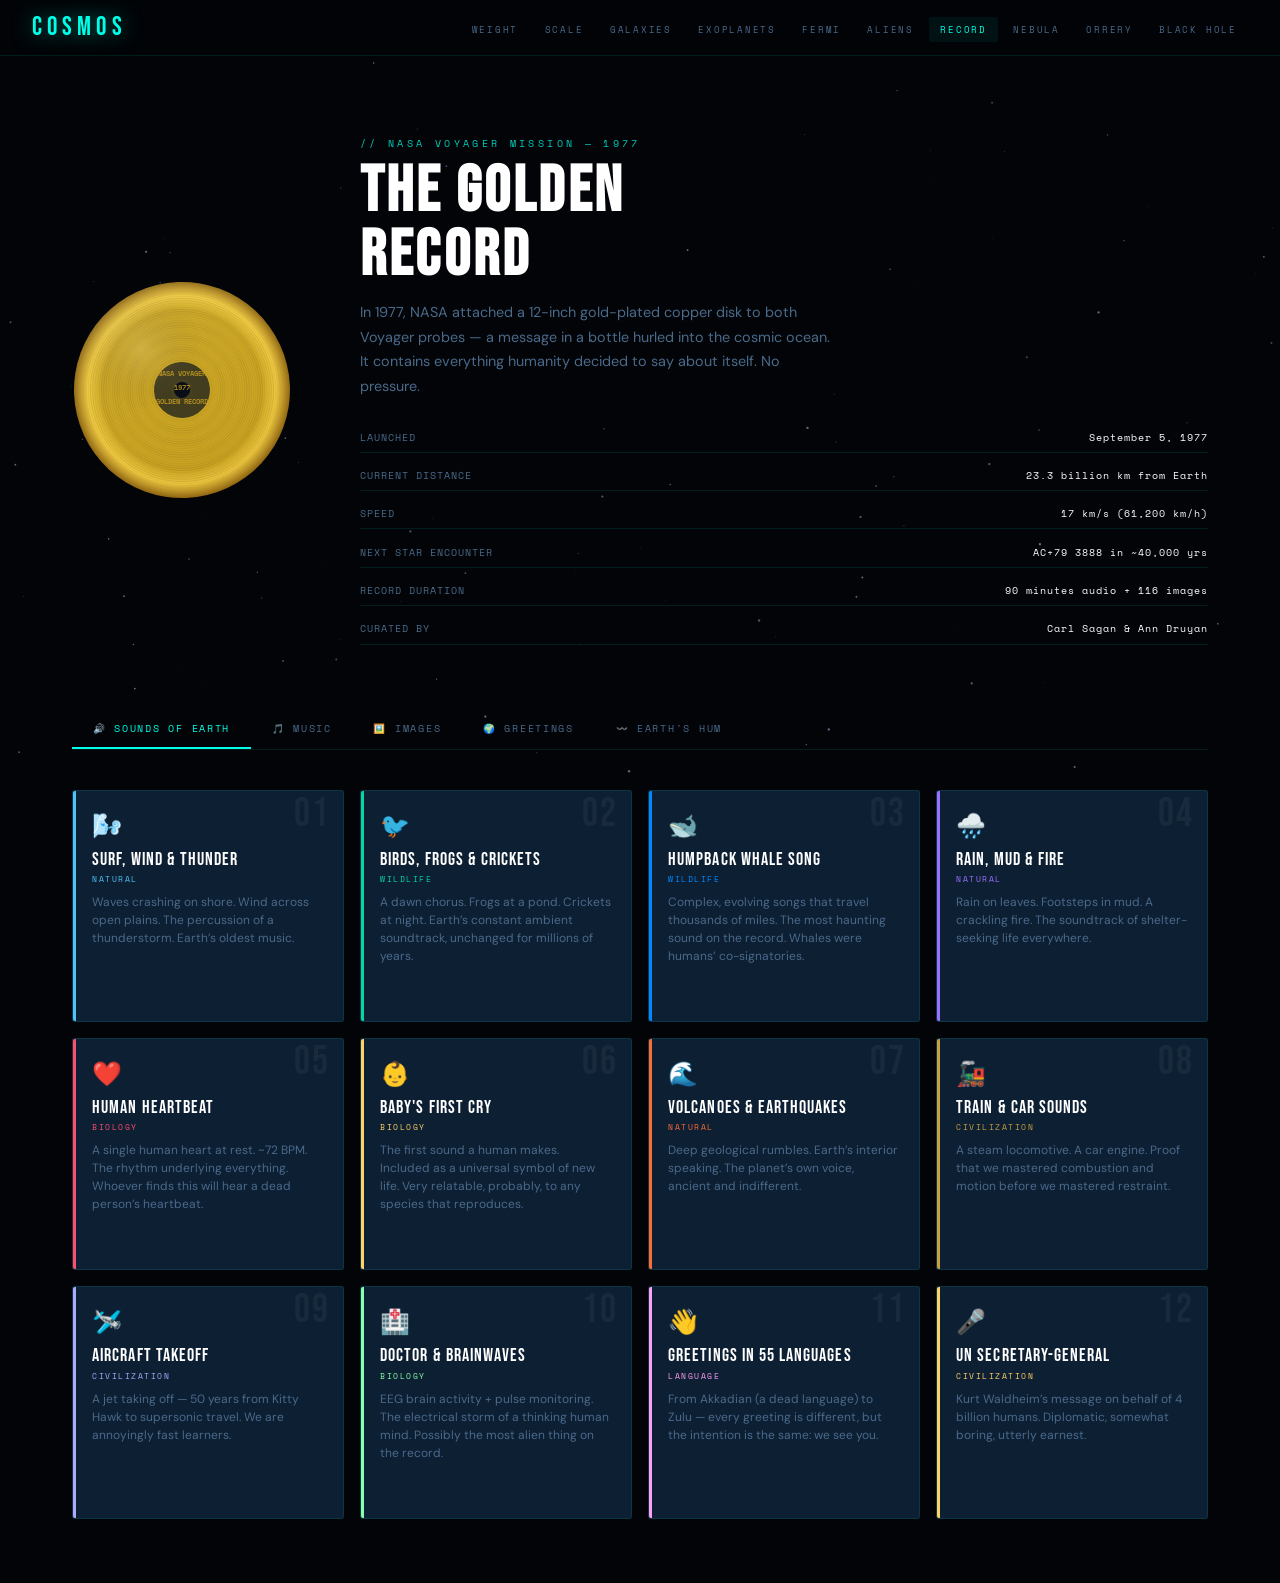
<file: golden-record.html>
<!DOCTYPE html>
<html lang="en">
<head>
  <meta charset="UTF-8"/>
  <meta name="viewport" content="width=device-width, initial-scale=1.0"/>
  <title>COSM0S — Voyager Golden Record</title>
  <link rel="preconnect" href="https://fonts.googleapis.com">
  <link href="https://fonts.googleapis.com/css2?family=Space+Mono:wght@400;700&family=Bebas+Neue&family=DM+Sans:wght@300;400;500&display=swap" rel="stylesheet">
  <link rel="stylesheet" href="shared.css">
  <style>
    .record-hero {
      display: grid;
      grid-template-columns: 240px 1fr;
      gap: 3rem;
      align-items: center;
      margin-bottom: 4rem;
    }
    @media(max-width:640px){ .record-hero { grid-template-columns:1fr; } }
    #recordCanvas { display:block; }
    .hero-text {}
    .launch-data {
      display:flex; flex-direction:column; gap:0.5rem; margin-top:1.5rem;
    }
    .launch-row {
      display:flex; justify-content:space-between;
      font-family:'Space Mono',monospace; font-size:0.62rem; letter-spacing:0.1em;
      padding:0.45rem 0; border-bottom:1px solid var(--border);
    }
    .launch-row .lk { color:var(--muted); text-transform:uppercase; }
    .launch-row .lv { color:#fff; }

    /* TABS */
    .tab-nav {
      display:flex; gap:0; border-bottom:1px solid var(--border); margin-bottom:2.5rem; overflow-x:auto;
    }
    .tab-btn {
      font-family:'Space Mono',monospace; font-size:0.6rem; letter-spacing:0.18em; text-transform:uppercase;
      padding:0.75rem 1.3rem; background:none; border:none; color:var(--muted); cursor:pointer;
      border-bottom:2px solid transparent; transition:all 0.2s; white-space:nowrap;
    }
    .tab-btn:hover { color:var(--text); }
    .tab-btn.active { color:var(--accent); border-bottom-color:var(--accent); }
    .tab-panel { display:none; }
    .tab-panel.active { display:block; }

    /* SOUNDS */
    .sounds-grid { display:grid; grid-template-columns:repeat(auto-fill,minmax(260px,1fr)); gap:1rem; }
    .sound-card {
      background:var(--dim); border:1px solid var(--border); border-radius:3px; padding:1.2rem;
      transition:all 0.2s; cursor:pointer; position:relative; overflow:hidden;
    }
    .sound-card::before {
      content:''; position:absolute; left:0; top:0; bottom:0; width:3px; background:var(--sc,var(--accent));
    }
    .sound-card:hover { border-color:var(--sc,var(--accent)); background:rgba(0,255,231,0.03); }
    .sound-card.playing { border-color:var(--sc,var(--accent)); box-shadow:0 0 30px rgba(0,255,231,0.1); }
    .sound-num {
      font-family:'Bebas Neue',sans-serif; font-size:2.5rem; color:rgba(255,255,255,0.05);
      position:absolute; right:0.8rem; top:0.2rem; letter-spacing:0.05em; line-height:1;
    }
    .sound-icon { font-size:1.5rem; margin-bottom:0.5rem; }
    .sound-title { font-family:'Bebas Neue',sans-serif; font-size:1.1rem; letter-spacing:0.06em; color:#fff; margin-bottom:0.2rem; }
    .sound-cat {
      font-family:'Space Mono',monospace; font-size:0.52rem; letter-spacing:0.18em;
      color:var(--sc,var(--accent)); text-transform:uppercase; margin-bottom:0.5rem;
    }
    .sound-desc { font-size:0.75rem; color:var(--muted); line-height:1.5; }
    .sound-wave {
      display:flex; align-items:center; gap:2px; margin-top:0.8rem; height:24px;
    }
    .wave-bar {
      width:3px; border-radius:2px; background:var(--sc,var(--accent));
      animation:waveIdle 1.2s ease-in-out infinite; opacity:0.3;
    }
    .sound-card.playing .wave-bar { opacity:1; animation:wavePlaying 0.6s ease-in-out infinite; }
    @keyframes waveIdle { 0%,100%{height:4px} 50%{height:8px} }
    @keyframes wavePlaying {
      0%,100%{height:4px} 50%{height:var(--h,16px)}
    }

    /* IMAGES */
    .images-grid { display:grid; grid-template-columns:repeat(auto-fill,minmax(220px,1fr)); gap:1rem; }
    .img-card {
      background:var(--dim); border:1px solid var(--border); border-radius:3px; overflow:hidden;
      transition:all 0.2s; cursor:pointer;
    }
    .img-card:hover { border-color:var(--gold); transform:translateY(-3px); }
    .img-visual {
      height:140px; display:flex; align-items:center; justify-content:center;
      font-size:3.5rem; position:relative; overflow:hidden;
    }
    .img-info { padding:0.9rem 1rem; }
    .img-title { font-family:'Bebas Neue',sans-serif; font-size:1rem; letter-spacing:0.06em; color:#fff; margin-bottom:0.3rem; }
    .img-desc { font-size:0.72rem; color:var(--muted); line-height:1.5; }
    .img-tag {
      display:inline-block; margin-top:0.5rem; font-family:'Space Mono',monospace; font-size:0.5rem;
      letter-spacing:0.15em; padding:0.15rem 0.5rem; background:rgba(255,209,102,0.1);
      border:1px solid rgba(255,209,102,0.2); color:var(--gold); border-radius:2px; text-transform:uppercase;
    }

    /* MUSIC */
    .music-list { display:flex; flex-direction:column; gap:0.6rem; }
    .music-row {
      display:flex; align-items:center; gap:1rem; padding:1rem 1.2rem;
      background:var(--dim); border:1px solid var(--border); border-radius:3px;
      transition:all 0.2s; cursor:pointer;
    }
    .music-row:hover { border-color:var(--purple); background:rgba(155,114,255,0.04); }
    .music-num { font-family:'Bebas Neue',sans-serif; font-size:1.3rem; color:var(--muted); width:30px; flex-shrink:0; }
    .music-flag { font-size:1.4rem; flex-shrink:0; }
    .music-info { flex:1; min-width:0; }
    .music-title { font-size:0.88rem; color:#fff; font-weight:500; white-space:nowrap; overflow:hidden; text-overflow:ellipsis; }
    .music-meta { font-family:'Space Mono',monospace; font-size:0.55rem; color:var(--muted); letter-spacing:0.1em; margin-top:0.2rem; }
    .music-dur { font-family:'Space Mono',monospace; font-size:0.6rem; color:var(--muted); flex-shrink:0; }

    /* GREETINGS */
    .greetings-grid { display:grid; grid-template-columns:repeat(auto-fill,minmax(180px,1fr)); gap:0.8rem; }
    .greeting-card {
      background:var(--dim); border:1px solid var(--border); border-radius:3px; padding:1rem;
      text-align:center; transition:all 0.2s; cursor:pointer;
    }
    .greeting-card:hover { border-color:var(--warn); }
    .greeting-flag { font-size:2rem; margin-bottom:0.5rem; display:block; }
    .greeting-lang { font-family:'Bebas Neue',sans-serif; font-size:1rem; letter-spacing:0.08em; color:#fff; margin-bottom:0.3rem; }
    .greeting-text { font-size:0.7rem; color:var(--accent); font-style:italic; margin-bottom:0.3rem; }
    .greeting-meaning { font-size:0.65rem; color:var(--muted); }

    /* HUM SECTION */
    .hum-box {
      background: radial-gradient(ellipse at center, rgba(0,255,231,0.05) 0%, transparent 70%);
      border:1px solid rgba(0,255,231,0.15); border-radius:4px; padding:2.5rem; text-align:center;
      margin-bottom:2rem;
    }
    #humCanvas { display:block; margin:0 auto 1.5rem; max-width:100%; }
    .hum-freq { font-family:'Bebas Neue',sans-serif; font-size:4rem; color:var(--accent); letter-spacing:0.05em; line-height:1; }
    .hum-unit { font-family:'Space Mono',monospace; font-size:0.65rem; letter-spacing:0.2em; color:var(--muted); margin-top:0.3rem; }
    .hum-meanings { display:grid; grid-template-columns:repeat(auto-fit,minmax(200px,1fr)); gap:1rem; margin-top:2rem; text-align:left; }
    .hum-meaning {
      background:rgba(0,0,0,0.3); border:1px solid var(--border); border-radius:3px; padding:1rem;
    }
    .hum-meaning h4 { font-family:'Bebas Neue',sans-serif; font-size:1.1rem; letter-spacing:0.06em; color:var(--accent); margin-bottom:0.4rem; }
    .hum-meaning p { font-size:0.75rem; color:var(--muted); line-height:1.6; }
  </style>
</head>
<body>
<canvas class="bg-canvas" id="bg"></canvas>
<nav class="content-layer">
  <a href="dashboard.html" class="nav-logo">COSM0S</a>
  <ul class="nav-links">
    <li><a href="planets.html">Weight</a></li>
    <li><a href="scale.html">Scale</a></li>
    <li><a href="galaxy-map.html">Galaxies</a></li>
    <li><a href="exoplanets.html">Exoplanets</a></li>
    <li><a href="fermi.html">Fermi</a></li>
    <li><a href="alien.html">Aliens</a></li>
    <li><a href="golden-record.html" class="active">Record</a></li>
    <li><a href="nebula.html">Nebula</a></li>
    <li><a href="orrery.html">Orrery</a></li>
    <li><a href="blackhole.html">Black Hole</a></li>
  </ul>
</nav>

<div class="page-wrap content-layer">
  <div class="record-hero fade-up">
    <canvas id="recordCanvas" width="220" height="220"></canvas>
    <div class="hero-text">
      <div class="section-eyebrow">// NASA VOYAGER MISSION — 1977</div>
      <h1 class="section-title" style="font-size:clamp(2.5rem,5vw,4.5rem)">THE GOLDEN<br>RECORD</h1>
      <p style="font-size:0.9rem;color:var(--muted);line-height:1.7;max-width:480px">
        In 1977, NASA attached a 12-inch gold-plated copper disk to both Voyager probes — a message in a bottle hurled into the cosmic ocean. It contains everything humanity decided to say about itself. No pressure.
      </p>
      <div class="launch-data">
        <div class="launch-row"><span class="lk">Launched</span><span class="lv">September 5, 1977</span></div>
        <div class="launch-row"><span class="lk">Current Distance</span><span class="lv">23.3 billion km from Earth</span></div>
        <div class="launch-row"><span class="lk">Speed</span><span class="lv">17 km/s (61,200 km/h)</span></div>
        <div class="launch-row"><span class="lk">Next Star Encounter</span><span class="lv">AC+79 3888 in ~40,000 yrs</span></div>
        <div class="launch-row"><span class="lk">Record Duration</span><span class="lv">90 minutes audio + 116 images</span></div>
        <div class="launch-row"><span class="lk">Curated by</span><span class="lv">Carl Sagan & Ann Druyan</span></div>
      </div>
    </div>
  </div>

  <div class="tab-nav fade-up-2">
    <button class="tab-btn active" onclick="switchTab('sounds',this)">🔊 Sounds of Earth</button>
    <button class="tab-btn" onclick="switchTab('music',this)">🎵 Music</button>
    <button class="tab-btn" onclick="switchTab('images',this)">🖼️ Images</button>
    <button class="tab-btn" onclick="switchTab('greetings',this)">🌍 Greetings</button>
    <button class="tab-btn" onclick="switchTab('hum',this)">〰️ Earth's Hum</button>
  </div>

  <!-- SOUNDS TAB -->
  <div class="tab-panel active" id="tab-sounds">
    <div class="sounds-grid">
    </div>
  </div>

  <!-- MUSIC TAB -->
  <div class="tab-panel" id="tab-music">
    <div class="music-list" id="musicList"></div>
  </div>

  <!-- IMAGES TAB -->
  <div class="tab-panel" id="tab-images">
    <div class="images-grid" id="imageGrid"></div>
  </div>

  <!-- GREETINGS TAB -->
  <div class="tab-panel" id="tab-greetings">
    <p style="font-family:'Space Mono',monospace;font-size:0.65rem;color:var(--muted);letter-spacing:0.12em;margin-bottom:1.5rem;">
      // 55 GREETINGS IN DIFFERENT LANGUAGES — FROM AKKADIAN TO ZULU — PLUS A WHALE SONG
    </p>
    <div class="greetings-grid" id="greetingsGrid"></div>
  </div>

  <!-- HUM TAB -->
  <div class="tab-panel" id="tab-hum">
    <div class="hum-box">
      <p style="font-family:'Space Mono',monospace;font-size:0.6rem;letter-spacing:0.2em;color:var(--muted);margin-bottom:1.2rem;text-transform:uppercase;">// Earth's Electromagnetic Hum — Schumann Resonance</p>
      <canvas id="humCanvas" width="700" height="120"></canvas>
      <div class="hum-freq">7.83 Hz</div>
      <div class="hum-unit">FUNDAMENTAL FREQUENCY — THE HEARTBEAT OF EARTH</div>
    </div>
    <div class="hum-meanings">
      <div class="hum-meaning">
        <h4>What Is It?</h4>
        <p>The Schumann resonance is an electromagnetic frequency that exists between Earth's surface and the ionosphere. Lightning strikes (50-100 per second globally) keep this cavity resonating. It's the electromagnetic heartbeat of Earth itself.</p>
      </div>
      <div class="hum-meaning">
        <h4>Why Is It On The Record?</h4>
        <p>Carl Sagan included Earth's electromagnetic signature as a kind of fingerprint — proof of our planet's existence. Any civilization advanced enough to find Voyager could use it to locate Earth by its unique electromagnetic profile.</p>
      </div>
      <div class="hum-meaning">
        <h4>The 7.83 Hz Mystery</h4>
        <p>This frequency matches the alpha brainwave state of a relaxed human mind (8-12 Hz). Some researchers speculate life evolved in sync with this frequency. Whether cosmic accident or adaptation, we literally resonate with our planet.</p>
      </div>
      <div class="hum-meaning">
        <h4>Changing Over Time</h4>
        <p>The Schumann resonance has been increasing slightly since the 1950s — from 7.83 Hz to occasional spikes of 8.5 Hz. Climate change and ionospheric shifts are altering Earth's electromagnetic voice. We're changing our own frequency.</p>
      </div>
      <div class="hum-meaning">
        <h4>Harmonics</h4>
        <p>Beyond 7.83 Hz, the resonance has harmonics at 14.3, 20.8, 27.3 and 33.8 Hz. These overtones create a complex chord — Earth's ambient hum is actually music, just too slow for most instruments.</p>
      </div>
      <div class="hum-meaning">
        <h4>If Aliens Hear It</h4>
        <p>The inclusion of Earth's EM signature is arguably the most dangerous thing on the record. It's a beacon. Carl Sagan knew this. He decided to say hello anyway. That is either very brave or very reckless. Possibly both.</p>
      </div>
    </div>
  </div>
</div>

<script>
// Spinning golden record
const rc = document.getElementById('recordCanvas');
const rctx = rc.getContext('2d');
let rAngle = 0;
(function spinRecord() {
  rAngle += 0.008;
  rctx.clearRect(0,0,220,220);
  rctx.save();
  rctx.translate(110,110);
  rctx.rotate(rAngle);
  // Outer ring
  const outerGrd = rctx.createRadialGradient(0,0,80,0,0,108);
  outerGrd.addColorStop(0,'#c8a020');
  outerGrd.addColorStop(0.5,'#f0c840');
  outerGrd.addColorStop(1,'#8a6010');
  rctx.beginPath(); rctx.arc(0,0,108,0,Math.PI*2);
  rctx.fillStyle=outerGrd; rctx.fill();
  // Grooves
  for(let r=30;r<100;r+=2.2){
    rctx.beginPath(); rctx.arc(0,0,r,0,Math.PI*2);
    rctx.strokeStyle=`rgba(0,0,0,${0.08+Math.sin(r*0.5)*0.04})`; rctx.lineWidth=0.8; rctx.stroke();
  }
  // Gold sheen
  const sheenGrd = rctx.createLinearGradient(-108,-108,108,108);
  sheenGrd.addColorStop(0,'rgba(255,255,200,0.15)');
  sheenGrd.addColorStop(0.5,'rgba(255,255,100,0.05)');
  sheenGrd.addColorStop(1,'rgba(150,100,0,0.1)');
  rctx.beginPath(); rctx.arc(0,0,108,0,Math.PI*2);
  rctx.fillStyle=sheenGrd; rctx.fill();
  // Center hole
  rctx.beginPath(); rctx.arc(0,0,8,0,Math.PI*2);
  rctx.fillStyle='#020408'; rctx.fill();
  rctx.beginPath(); rctx.arc(0,0,10,0,Math.PI*2);
  rctx.strokeStyle='rgba(255,200,50,0.5)'; rctx.lineWidth=1; rctx.stroke();
  // Label area
  rctx.beginPath(); rctx.arc(0,0,28,0,Math.PI*2);
  rctx.fillStyle='rgba(10,18,30,0.7)'; rctx.fill();
  rctx.restore();
  // Outer label
  rctx.save(); rctx.translate(110,110);
  rctx.fillStyle='rgba(200,160,30,0.8)';
  rctx.font='bold 7px Space Mono,monospace';
  rctx.textAlign='center';
  rctx.fillText('NASA VOYAGER',0,-14);
  rctx.fillText('1977',0,0);
  rctx.fillText('GOLDEN RECORD',0,14);
  rctx.restore();
  // Glare
  rctx.save(); rctx.translate(110,110);
  const glare = rctx.createRadialGradient(-40,-40,0,-40,-40,60);
  glare.addColorStop(0,'rgba(255,255,255,0.12)'); glare.addColorStop(1,'transparent');
  rctx.beginPath(); rctx.arc(0,0,108,0,Math.PI*2);
  rctx.fillStyle=glare; rctx.fill();
  rctx.restore();
  requestAnimationFrame(spinRecord);
})();

// Schumann resonance hum visualization
const hc = document.getElementById('humCanvas');
if(hc) {
  const hctx = hc.getContext('2d');
  hc.width = Math.min(700, window.innerWidth - 80);
  let ht = 0;
  (function drawHum() {
    ht += 0.04;
    hctx.clearRect(0,0,hc.width,hc.height);
    // BG
    hctx.fillStyle='rgba(0,5,15,0.3)'; hctx.fillRect(0,0,hc.width,hc.height);
    // Grid
    hctx.strokeStyle='rgba(0,255,231,0.06)'; hctx.lineWidth=0.5;
    for(let i=0;i<8;i++){
      hctx.beginPath(); hctx.moveTo(0,i*hc.height/8); hctx.lineTo(hc.width,i*hc.height/8); hctx.stroke();
    }
    // Main 7.83 Hz wave
    hctx.beginPath();
    for(let x=0;x<hc.width;x++){
      const f = 7.83;
      const y = hc.height/2 +
        Math.sin(x*0.08 + ht*f*0.15) * 30 +
        Math.sin(x*0.15 + ht*14.3*0.1) * 12 +
        Math.sin(x*0.22 + ht*20.8*0.08) * 6;
      x===0 ? hctx.moveTo(x,y) : hctx.lineTo(x,y);
    }
    const waveGrd = hctx.createLinearGradient(0,0,hc.width,0);
    waveGrd.addColorStop(0,'transparent');
    waveGrd.addColorStop(0.1,'rgba(0,255,231,0.8)');
    waveGrd.addColorStop(0.9,'rgba(0,255,231,0.8)');
    waveGrd.addColorStop(1,'transparent');
    hctx.strokeStyle=waveGrd; hctx.lineWidth=2; hctx.stroke();
    // Harmonics (faint)
    [14.3,20.8].forEach((freq,i) => {
      hctx.beginPath();
      for(let x=0;x<hc.width;x++){
        const y = hc.height/2 + Math.sin(x*0.1*(i+2) + ht*freq*0.1) * (12-i*4);
        x===0 ? hctx.moveTo(x,y) : hctx.lineTo(x,y);
      }
      hctx.strokeStyle=`rgba(155,114,255,${0.3-i*0.1})`; hctx.lineWidth=1; hctx.stroke();
    });
    // Frequency labels
    hctx.fillStyle='rgba(0,255,231,0.5)'; hctx.font='9px Space Mono,monospace';
    hctx.textAlign='left';
    hctx.fillText('7.83 Hz (fundamental)',8,20);
    hctx.fillStyle='rgba(155,114,255,0.4)';
    hctx.fillText('14.3 Hz (2nd harmonic)',8,35);
    hctx.fillText('20.8 Hz (3rd harmonic)',8,50);
    requestAnimationFrame(drawHum);
  })();
}

// Data
const sounds = [
  {n:1,icon:'🌬️',title:'Surf, Wind & Thunder',cat:'Natural',color:'#4fc3f7',desc:'Waves crashing on shore. Wind across open plains. The percussion of a thunderstorm. Earth\u2019s oldest music.'},
  {n:2,icon:'🐦',title:'Birds, Frogs & Crickets',cat:'Wildlife',color:'#06d6a0',desc:'A dawn chorus. Frogs at a pond. Crickets at night. Earth\u2019s constant ambient soundtrack, unchanged for millions of years.'},
  {n:3,icon:'🐋',title:'Humpback Whale Song',cat:'Wildlife',color:'#0088ff',desc:'Complex, evolving songs that travel thousands of miles. The most haunting sound on the record. Whales were humans\u2019 co-signatories.'},
  {n:4,icon:'🌧️',title:'Rain, Mud & Fire',cat:'Natural',color:'#9b72ff',desc:'Rain on leaves. Footsteps in mud. A crackling fire. The soundtrack of shelter-seeking life everywhere.'},
  {n:5,icon:'❤️',title:'Human Heartbeat',cat:'Biology',color:'#ff4d6d',desc:'A single human heart at rest. ~72 BPM. The rhythm underlying everything. Whoever finds this will hear a dead person\u2019s heartbeat.'},
  {n:6,icon:'👶',title:'Baby\'s First Cry',cat:'Biology',color:'#ffd166',desc:'The first sound a human makes. Included as a universal symbol of new life. Very relatable, probably, to any species that reproduces.'},
  {n:7,icon:'🌊',title:'Volcanoes & Earthquakes',cat:'Natural',color:'#ff6b35',desc:'Deep geological rumbles. Earth\u2019s interior speaking. The planet\u2019s own voice, ancient and indifferent.'},
  {n:8,icon:'🚂',title:'Train & Car Sounds',cat:'Civilization',color:'#c8a040',desc:'A steam locomotive. A car engine. Proof that we mastered combustion and motion before we mastered restraint.'},
  {n:9,icon:'🛩️',title:'Aircraft Takeoff',cat:'Civilization',color:'#aaaaff',desc:'A jet taking off — 50 years from Kitty Hawk to supersonic travel. We are annoyingly fast learners.'},
  {n:10,icon:'🏥',title:'Doctor & Brainwaves',cat:'Biology',color:'#88ffaa',desc:'EEG brain activity + pulse monitoring. The electrical storm of a thinking human mind. Possibly the most alien thing on the record.'},
  {n:11,icon:'👋',title:'Greetings in 55 Languages',cat:'Language',color:'#ff9ff3',desc:'From Akkadian (a dead language) to Zulu — every greeting is different, but the intention is the same: we see you.'},
  {n:12,icon:'🎤',title:'UN Secretary-General',cat:'Civilization',color:'#ffd166',desc:'Kurt Waldheim\u2019s message on behalf of 4 billion humans. Diplomatic, somewhat boring, utterly earnest.'},
];

const music = [
  {n:1,flag:'🌍',title:'Brandenburg Concerto No. 2 — 1st Movement',meta:'J.S. Bach · Germany · 1721',dur:'4:40'},
  {n:2,flag:'🇯🇵',title:'Gagaku — "Restraint"',meta:'Traditional Japanese Court Music · 6th Century',dur:'4:51'},
  {n:3,flag:'🇸🇳',title:'Senegalese Percussion',meta:'Percussion · West Africa',dur:'2:08'},
  {n:4,flag:'🌍',title:'Pygmy Girls\' Initiation Song',meta:'Zaire (DRC) · Central Africa',dur:'0:56'},
  {n:5,flag:'🇦🇺',title:'Morning Star & Devil Bird',meta:'Aboriginal Australian Songs',dur:'1:26'},
  {n:6,flag:'🇲🇽',title:'El Cascabel',meta:'Lorenzo Barcelata · Mexico · 1940s',dur:'3:14'},
  {n:7,flag:'🇺🇸',title:'"Johnny B. Goode"',meta:'Chuck Berry · USA · 1958 — Yes, they sent rock and roll to space',dur:'2:38'},
  {n:8,flag:'🇮🇳',title:'Jaat Kahan Ho — Raga Bhairavi',meta:'Surshri Kesarbai Kerkar · India',dur:'3:30'},
  {n:9,flag:'🇳🇿',title:'Kinds of Flowers (Melanesia)',meta:'New Guinea',dur:'1:30'},
  {n:10,flag:'🇯🇵',title:'Tsuru No Sugomori (Cranes in their nest)',meta:'Traditional Japanese Shakuhachi',dur:'4:51'},
  {n:11,flag:'🌍',title:'Flowing Streams (Liu Shui)',meta:'Guan Pinghu · Ancient Chinese Guqin · 7-string zither',dur:'7:37'},
  {n:12,flag:'🇮🇳',title:'Chakrulo (Georgian Choir)',meta:'USSR Georgia · Polyphonic Choir',dur:'2:18'},
  {n:13,flag:'🇵🇪',title:'Panpipes & Drum',meta:'Peruvian Wedding Song · Melodies of Marriage',dur:'0:52'},
  {n:14,flag:'🇧🇬',title:'"Izlel je Delyo Hagdutin"',meta:'Valya Balkanska · Bulgaria · Folk Song',dur:'4:59'},
  {n:15,flag:'🇳🇦',title:'Navajo Night Chant',meta:'Native American · Southwest USA',dur:'0:57'},
  {n:16,flag:'🌍',title:'The Fairie Round',meta:'Anthony Holborne · England · 1599 · Renaissance Music',dur:'1:17'},
  {n:17,flag:'🌍',title:'Melancholy Blues',meta:'Louis Armstrong · USA · 1927 · Jazz',dur:'3:05'},
  {n:18,flag:'🇦🇿',title:'Mugam (Azerbaijan)',meta:'Azerbaijani Tar · Eastern Mediterranean',dur:'2:30'},
  {n:19,flag:'🌍',title:'The Rite of Spring (excerpt)',meta:'Igor Stravinsky · 1913 · Orchestral',dur:'4:35'},
  {n:20,flag:'🌍',title:'The Well-Tempered Clavier, Prelude 1',meta:'J.S. Bach · 1722 · Harpsichord',dur:'4:48'},
  {n:21,flag:'🌍',title:'Beethoven\'s Fifth Symphony — 1st Movement',meta:'Beethoven · 1808 · Because of course.',dur:'7:20'},
  {n:22,flag:'🌍',title:'The Magic Flute — "Hell\'s Bells" Aria',meta:'Mozart · 1791 · Opera',dur:'2:55'},
  {n:23,flag:'🇧🇬',title:'"Georgie of Izlel" (Rachenitsa)',meta:'Bulgarian Folk Dance',dur:'1:59'},
  {n:24,flag:'🇺🇸',title:'"Dark Was the Night"',meta:'Blind Willie Johnson · USA · 1927 · Blues Gospel',dur:'3:15'},
  {n:25,flag:'🌍',title:'Beethoven: String Quartet No. 13 (Cavatina)',meta:'Beethoven · 1825 · The most emotional piece on the record',dur:'6:37'},
];

const images = [
  {emoji:'🌌',bg:'linear-gradient(135deg,#020408,#0a1535)',title:'The Calibration Circle',desc:'First image — a mathematical proof that aliens can decode the disk format correctly.',tag:'TECHNICAL'},
  {emoji:'🧬',bg:'linear-gradient(135deg,#0a2010,#003010)',title:'DNA Structure',desc:'The double helix — our genetic blueprint. The recipe for humanity, encoded in spiral.',tag:'BIOLOGY'},
  {emoji:'🤰',bg:'linear-gradient(135deg,#1a0a30,#0a0020)',title:'Human Anatomy',desc:'Diagrams of human male and female bodies. We included our blueprints. Bold choice.',tag:'ANATOMY'},
  {emoji:'👶',bg:'linear-gradient(135deg,#201005,#100300)',title:'Conception & Birth',desc:'Human fertilization to fetal development to birth. The full journey from cell to screaming infant.',tag:'BIOLOGY'},
  {emoji:'🍽️',bg:'linear-gradient(135deg,#1a1000,#0a0800)',title:'Humans Eating',desc:'A family meal. The universal act of consuming energy to continue existing.',tag:'CULTURE'},
  {emoji:'🏔️',bg:'linear-gradient(135deg,#080815,#02040a)',title:'The Solar System',desc:'Diagram of our Sun and nine planets (Pluto was still a planet in 1977 — pour one out).',tag:'ASTRONOMY'},
  {emoji:'🌊',bg:'linear-gradient(135deg,#001525,#000a18)',title:'Earth\'s Oceans',desc:'Aerial view of ocean meeting coastline. The blue that makes us rare in the cosmos.',tag:'PLANET'},
  {emoji:'🌳',bg:'linear-gradient(135deg,#051505,#010a01)',title:'Forest & Sunlight',desc:'Sunlight filtering through a forest canopy. What photons look like after 8 minutes of travel.',tag:'NATURE'},
  {emoji:'🦁',bg:'linear-gradient(135deg,#201000,#0a0500)',title:'Animals of Earth',desc:'From insects to elephants — the diversity of Earth\u2019s vertebrates. The family album.',tag:'WILDLIFE'},
  {emoji:'🌆',bg:'linear-gradient(135deg,#0a0820,#030210)',title:'City at Night',desc:'An aerial view of a lit human city. Proof we tamed fire small enough to fit in a socket.',tag:'CIVILIZATION'},
  {emoji:'🚀',bg:'linear-gradient(135deg,#08101a,#030810)',title:'Astronaut in Space',desc:'A human in a spacesuit. The aliens will see this and know: we tried to reach them too.',tag:'EXPLORATION'},
  {emoji:'🎻',bg:'linear-gradient(135deg,#150a00,#0a0500)',title:'Musical Score',desc:'Sheet music from Bach\u2019s Brandenburg Concerto. The aliens will need to invent music to decode this.',tag:'MUSIC'},
  {emoji:'🏫',bg:'linear-gradient(135deg,#100a00,#060300)',title:'Classroom & Learning',desc:'Children in a school. The universal act of transferring knowledge across generations.',tag:'CULTURE'},
  {emoji:'🌸',bg:'linear-gradient(135deg,#150010,#080008)',title:'Flowers & Insects',desc:'A bee on a flower. The pollination partnership. Life sustaining life in a tight 300 million-year collaboration.',tag:'NATURE'},
  {emoji:'🏗️',bg:'linear-gradient(135deg,#0a0a0a,#050505)',title:'Construction & Industry',desc:'Human hands building things. Cranes, factories. We are a species that cannot stop making objects.',tag:'CIVILIZATION'},
  {emoji:'👁️',bg:'linear-gradient(135deg,#001010,#000808)',title:'The Human Eye',desc:'A close-up of a human eye. Staring back. Whoever opens this record will be stared at.',tag:'ANATOMY'},
];

const greetings = [
  {flag:'🇸🇺',lang:'Sumerian',text:'"May all be well"',meaning:'Ancient Mesopotamia — one of humanity\'s first written languages'},
  {flag:'🇨🇳',lang:'Mandarin',text:'"Hope everyone\'s well"',meaning:'Spoken by 1.2 billion humans'},
  {flag:'🇮🇳',lang:'Hindi',text:'"Greetings from a human of the Earth"',meaning:'One of the world\'s most spoken languages'},
  {flag:'🌍',lang:'Akkadian',text:'"Friends, how are you all?"',meaning:'Dead language of Mesopotamia — 3000 BCE'},
  {flag:'🇺🇦',lang:'Ukrainian',text:'"We greet you, whoever you are"',meaning:'Eastern European Slavic'},
  {flag:'🇸🇦',lang:'Arabic',text:'"Greetings to our friends in the stars"',meaning:'Written right-to-left since antiquity'},
  {flag:'🇫🇷',lang:'French',text:'"Hello everyone"',meaning:'Language of diplomacy for 400 years'},
  {flag:'🇩🇪',lang:'German',text:'"Greetings to you, wherever you come from"',meaning:'Spoken by 100M+ people'},
  {flag:'🇯🇵',lang:'Japanese',text:'"Hello. How are you?"',meaning:'Written in three scripts simultaneously'},
  {flag:'🇰🇷',lang:'Korean',text:'"How are you?"',meaning:'Possibly the most logical writing system ever designed'},
  {flag:'🇷🇺',lang:'Russian',text:'"Hello!"',meaning:'Spoken across 11 time zones'},
  {flag:'🇬🇷',lang:'Greek',text:'"Hello, how are you? Are you healthy?"',meaning:'Language of philosophy, mathematics, democracy'},
  {flag:'🇪🇸',lang:'Spanish',text:'"Hello and farewell, friends"',meaning:'Second most spoken language by native speakers'},
  {flag:'🇳🇬',lang:'Yoruba',text:'"Greetings, friends"',meaning:'Spoken by 50M+ in West Africa'},
  {flag:'🇹🇿',lang:'Swahili',text:'"Hello, are you well?"',meaning:'Lingua franca of East Africa'},
  {flag:'🇵🇹',lang:'Portuguese',text:'"Greetings to all!"',meaning:'From Europe to Brazil to Mozambique'},
  {flag:'🇮🇩',lang:'Indonesian',text:'"Good night, ladies and gentlemen"',meaning:'Unifies 300 ethnic groups, 700 languages'},
  {flag:'🇹🇷',lang:'Turkish',text:'"Dear Turkish-speaking friends, hello!"',meaning:'Bridges Europe and Asia'},
  {flag:'🌍',lang:'Latin',text:'"Greetings to you, who reads this"',meaning:'Dead language that built Western civilization'},
  {flag:'🇮🇱',lang:'Hebrew',text:'"Peace"',meaning:'Ancient language revived in the 20th century'},
];

// Build sounds
document.querySelector('#tab-sounds .sounds-grid').innerHTML = sounds.map(s => `
  <div class="sound-card" style="--sc:${s.color}" onclick="this.classList.toggle('playing')">
    <span class="sound-num">${String(s.n).padStart(2,'0')}</span>
    <div class="sound-icon">${s.icon}</div>
    <div class="sound-title">${s.title}</div>
    <div class="sound-cat">${s.cat}</div>
    <div class="sound-desc">${s.desc}</div>
    <div class="sound-wave">
      ${Array.from({length:12},(_,i)=>`<div class="wave-bar" style="--h:${8+Math.random()*16}px;animation-delay:${i*0.1}s"></div>`).join('')}
    </div>
  </div>
`).join('');

// Build music
document.getElementById('musicList').innerHTML = music.map(m => `
  <div class="music-row">
    <div class="music-num">${m.n}</div>
    <div class="music-flag">${m.flag}</div>
    <div class="music-info">
      <div class="music-title">${m.title}</div>
      <div class="music-meta">${m.meta}</div>
    </div>
    <div class="music-dur">${m.dur}</div>
  </div>
`).join('');

// Build images
document.getElementById('imageGrid').innerHTML = images.map(img => `
  <div class="img-card">
    <div class="img-visual" style="background:${img.bg}">${img.emoji}</div>
    <div class="img-info">
      <div class="img-title">${img.title}</div>
      <div class="img-desc">${img.desc}</div>
      <span class="img-tag">${img.tag}</span>
    </div>
  </div>
`).join('');

// Build greetings
document.getElementById('greetingsGrid').innerHTML = greetings.map(g => `
  <div class="greeting-card">
    <span class="greeting-flag">${g.flag}</span>
    <div class="greeting-lang">${g.lang}</div>
    <div class="greeting-text">"${g.text}"</div>
    <div class="greeting-meaning">${g.meaning}</div>
  </div>
`).join('');

function switchTab(id, btn) {
  document.querySelectorAll('.tab-panel').forEach(p=>p.classList.remove('active'));
  document.querySelectorAll('.tab-btn').forEach(b=>b.classList.remove('active'));
  document.getElementById('tab-'+id).classList.add('active');
  btn.classList.add('active');
}

// BG stars
const bgC=document.getElementById('bg'),bgX=bgC.getContext('2d');let bst=[];
function brsz(){bgC.width=innerWidth;bgC.height=innerHeight;bst=Array.from({length:160},()=>({x:Math.random()*bgC.width,y:Math.random()*bgC.height,r:Math.random()*1.2,a:Math.random(),s:Math.random()*0.003+0.001}));}
brsz();window.addEventListener('resize',brsz);
(function bd(){bgX.clearRect(0,0,bgC.width,bgC.height);bst.forEach(s=>{s.a+=s.s;bgX.beginPath();bgX.arc(s.x,s.y,s.r,0,Math.PI*2);bgX.fillStyle=`rgba(180,210,255,${(Math.sin(s.a)+1)/2*0.6})`;bgX.fill();});requestAnimationFrame(bd);})();
</script>
</body>
</html>
</file>
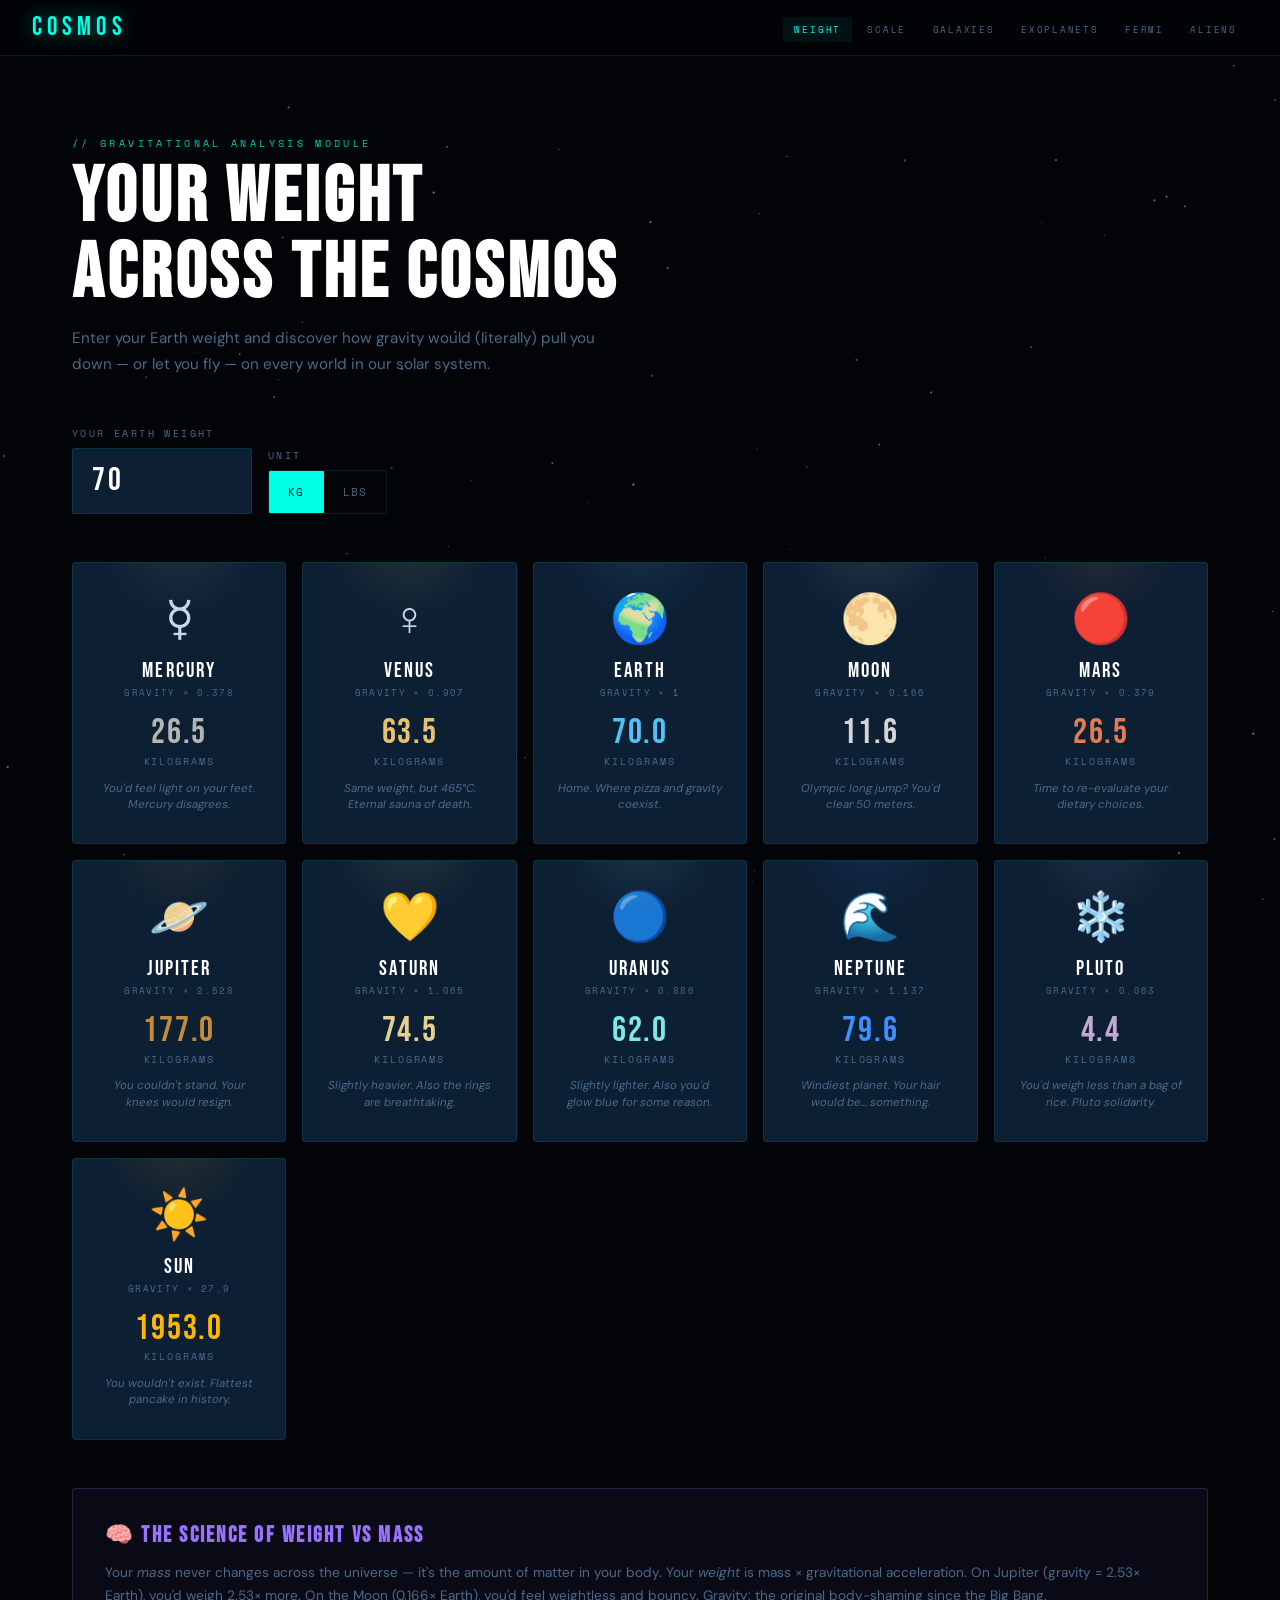
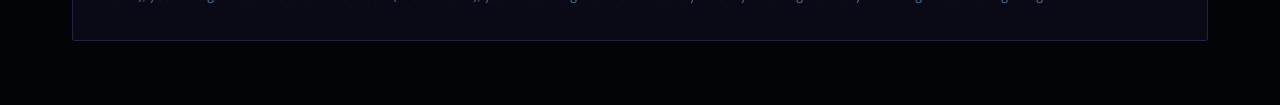
<file: planets.html>
<!DOCTYPE html>
<html lang="en">
<head>
  <meta charset="UTF-8"/>
  <meta name="viewport" content="width=device-width, initial-scale=1.0"/>
  <title>COSM0S — Planetary Weight</title>
  <link rel="preconnect" href="https://fonts.googleapis.com">
  <link href="https://fonts.googleapis.com/css2?family=Space+Mono:wght@400;700&family=Bebas+Neue&family=DM+Sans:wght@300;400;500&display=swap" rel="stylesheet">
  <link rel="stylesheet" href="shared.css">
  <style>
    .weight-input-area {
      display: flex;
      align-items: flex-end;
      gap: 1rem;
      margin-bottom: 3rem;
      flex-wrap: wrap;
    }
    .input-group label {
      display: block;
      font-family: 'Space Mono', monospace;
      font-size: 0.6rem;
      letter-spacing: 0.25em;
      color: var(--muted);
      text-transform: uppercase;
      margin-bottom: 0.5rem;
    }
    .weight-field {
      background: var(--dim);
      border: 1px solid var(--border);
      border-radius: 2px;
      padding: 0.8rem 1.2rem;
      color: #fff;
      font-family: 'Bebas Neue', sans-serif;
      font-size: 2rem;
      letter-spacing: 0.1em;
      width: 180px;
      outline: none;
      transition: border-color 0.2s;
    }
    .weight-field:focus { border-color: var(--accent); }
    .unit-toggle {
      display: flex;
      border: 1px solid var(--border);
      border-radius: 2px;
      overflow: hidden;
    }
    .unit-btn {
      padding: 0.8rem 1.2rem;
      background: transparent;
      border: none;
      color: var(--muted);
      font-family: 'Space Mono', monospace;
      font-size: 0.7rem;
      letter-spacing: 0.1em;
      cursor: pointer;
      transition: all 0.2s;
    }
    .unit-btn.active {
      background: var(--accent);
      color: var(--void);
    }

    .planets-grid {
      display: grid;
      grid-template-columns: repeat(auto-fill, minmax(200px, 1fr));
      gap: 1rem;
    }
    .planet-card {
      background: var(--dim);
      border: 1px solid var(--border);
      border-radius: 4px;
      padding: 1.5rem;
      text-align: center;
      transition: all 0.25s;
      position: relative;
      overflow: hidden;
    }
    .planet-card::before {
      content: '';
      position: absolute;
      top: -40%;
      left: 50%;
      transform: translateX(-50%);
      width: 80%;
      padding-bottom: 80%;
      border-radius: 50%;
      background: radial-gradient(circle, var(--pcolor) 0%, transparent 70%);
      opacity: 0.12;
      transition: opacity 0.3s;
    }
    .planet-card:hover::before { opacity: 0.22; }
    .planet-card:hover {
      border-color: var(--pcolor);
      transform: translateY(-3px);
      box-shadow: 0 8px 40px rgba(0,0,0,0.4);
    }
    .planet-emoji { font-size: 3rem; display: block; margin-bottom: 0.5rem; }
    .planet-name {
      font-family: 'Bebas Neue', sans-serif;
      font-size: 1.3rem;
      letter-spacing: 0.1em;
      color: #fff;
      margin-bottom: 0.2rem;
    }
    .planet-gravity {
      font-family: 'Space Mono', monospace;
      font-size: 0.55rem;
      letter-spacing: 0.15em;
      color: var(--muted);
      margin-bottom: 1rem;
    }
    .planet-weight {
      font-family: 'Bebas Neue', sans-serif;
      font-size: 2.2rem;
      letter-spacing: 0.05em;
      color: var(--pcolor);
      line-height: 1;
    }
    .planet-unit {
      font-family: 'Space Mono', monospace;
      font-size: 0.6rem;
      letter-spacing: 0.2em;
      color: var(--muted);
      margin-top: 0.2rem;
    }
    .planet-quip {
      font-size: 0.72rem;
      color: var(--muted);
      margin-top: 0.8rem;
      font-style: italic;
      line-height: 1.4;
      min-height: 2.4rem;
    }

    .fun-fact-box {
      margin-top: 3rem;
      padding: 2rem;
      background: rgba(155,114,255,0.06);
      border: 1px solid rgba(155,114,255,0.2);
      border-radius: 3px;
    }
    .fun-fact-box h3 {
      font-family: 'Bebas Neue', sans-serif;
      font-size: 1.4rem;
      letter-spacing: 0.1em;
      color: var(--purple);
      margin-bottom: 0.8rem;
    }
    .fun-fact-box p {
      font-size: 0.85rem;
      color: var(--muted);
      line-height: 1.7;
    }
  </style>
</head>
<body>
<canvas class="bg-canvas" id="bg"></canvas>
<nav class="content-layer">
  <a href="dashboard.html" class="nav-logo">COSM0S</a>
  <ul class="nav-links">
    <li><a href="planets.html" class="active">Weight</a></li>
    <li><a href="scale.html">Scale</a></li>
    <li><a href="galaxy-map.html">Galaxies</a></li>
    <li><a href="exoplanets.html">Exoplanets</a></li>
    <li><a href="fermi.html">Fermi</a></li>
    <li><a href="alien.html">Aliens</a></li>
  </ul>
</nav>

<div class="page-wrap content-layer">
  <div class="fade-up">
    <div class="section-eyebrow">// GRAVITATIONAL ANALYSIS MODULE</div>
    <h1 class="section-title">YOUR WEIGHT<br>ACROSS THE COSMOS</h1>
    <p class="section-sub">Enter your Earth weight and discover how gravity would (literally) pull you down — or let you fly — on every world in our solar system.</p>
  </div>

  <div class="weight-input-area fade-up-2">
    <div class="input-group">
      <label>Your Earth Weight</label>
      <input type="number" class="weight-field" id="weightInput" value="70" min="1" max="999" oninput="updateWeights()"/>
    </div>
    <div class="input-group">
      <label>Unit</label>
      <div class="unit-toggle">
        <button class="unit-btn active" id="btnKg" onclick="setUnit('kg')">KG</button>
        <button class="unit-btn" id="btnLbs" onclick="setUnit('lbs')">LBS</button>
      </div>
    </div>
  </div>

  <div class="planets-grid fade-up-3" id="planetsGrid"></div>

  <div class="fun-fact-box fade-up-3">
    <h3>🧠 The Science of Weight vs Mass</h3>
    <p>Your <em>mass</em> never changes across the universe — it's the amount of matter in your body. Your <em>weight</em> is mass × gravitational acceleration. On Jupiter (gravity = 2.53× Earth), you'd weigh 2.53× more. On the Moon (0.166× Earth), you'd feel weightless and bouncy. Gravity: the original body-shaming since the Big Bang.</p>
  </div>
</div>

<script>
const planets = [
  { name:"Mercury", emoji:"☿", gravity:0.378, color:"#b5b5b5", quip:"You'd feel light on your feet. Mercury disagrees." },
  { name:"Venus",   emoji:"♀️", gravity:0.907, color:"#e8c16b", quip:"Same weight, but 465°C. Eternal sauna of death." },
  { name:"Earth",   emoji:"🌍", gravity:1.000, color:"#4fc3f7", quip:"Home. Where pizza and gravity coexist." },
  { name:"Moon",    emoji:"🌕", gravity:0.166, color:"#d4d4d4", quip:"Olympic long jump? You'd clear 50 meters." },
  { name:"Mars",    emoji:"🔴", gravity:0.379, color:"#e07b54", quip:"Time to re-evaluate your dietary choices." },
  { name:"Jupiter", emoji:"🪐", gravity:2.528, color:"#c88b3a", quip:"You couldn't stand. Your knees would resign." },
  { name:"Saturn",  emoji:"💛", gravity:1.065, color:"#e4d191", quip:"Slightly heavier. Also the rings are breathtaking." },
  { name:"Uranus",  emoji:"🔵", gravity:0.886, color:"#7de8e8", quip:"Slightly lighter. Also you'd glow blue for some reason." },
  { name:"Neptune", emoji:"🌊", gravity:1.137, color:"#3f8fff", quip:"Windiest planet. Your hair would be... something." },
  { name:"Pluto",   emoji:"❄️", gravity:0.063, color:"#c3a8d1", quip:"You'd weigh less than a bag of rice. Pluto solidarity." },
  { name:"Sun",     emoji:"☀️", gravity:27.90, color:"#ffb703", quip:"You wouldn't exist. Flattest pancake in history." },
];

let unit = 'kg';
function setUnit(u) {
  unit = u;
  document.getElementById('btnKg').classList.toggle('active', u==='kg');
  document.getElementById('btnLbs').classList.toggle('active', u==='lbs');
  updateWeights();
}

function updateWeights() {
  let val = parseFloat(document.getElementById('weightInput').value) || 70;
  let kg = unit === 'lbs' ? val * 0.453592 : val;
  const grid = document.getElementById('planetsGrid');
  grid.querySelectorAll('.planet-weight').forEach((el, i) => {
    let w = kg * planets[i].gravity;
    el.textContent = unit === 'lbs' ? (w * 2.20462).toFixed(1) : w.toFixed(1);
  });
}

function buildGrid() {
  const grid = document.getElementById('planetsGrid');
  grid.innerHTML = planets.map((p,i) => `
    <div class="planet-card" style="--pcolor:${p.color}">
      <span class="planet-emoji">${p.emoji}</span>
      <div class="planet-name">${p.name}</div>
      <div class="planet-gravity">GRAVITY × ${p.gravity}</div>
      <div class="planet-weight" id="w${i}">—</div>
      <div class="planet-unit">${unit === 'kg' ? 'KILOGRAMS' : 'POUNDS'}</div>
      <div class="planet-quip">${p.quip}</div>
    </div>
  `).join('');

  // Fix unit label reactivity
  document.querySelectorAll('.planet-unit').forEach(el => {
    el.textContent = unit === 'kg' ? 'KILOGRAMS' : 'POUNDS';
  });
  updateWeights();
}
buildGrid();

// Starfield
const c = document.getElementById('bg'), cx = c.getContext('2d');
let st=[];
function rsz(){c.width=innerWidth;c.height=innerHeight;st=Array.from({length:150},()=>({x:Math.random()*c.width,y:Math.random()*c.height,r:Math.random()*1.2,a:Math.random(),s:Math.random()*0.003+0.001}));}
rsz();window.addEventListener('resize',rsz);
(function d(){cx.clearRect(0,0,c.width,c.height);st.forEach(s=>{s.a+=s.s;cx.beginPath();cx.arc(s.x,s.y,s.r,0,Math.PI*2);cx.fillStyle=`rgba(180,210,255,${(Math.sin(s.a)+1)/2*0.6})`;cx.fill();});requestAnimationFrame(d);})();
</script>
</body>
</html>
</file>
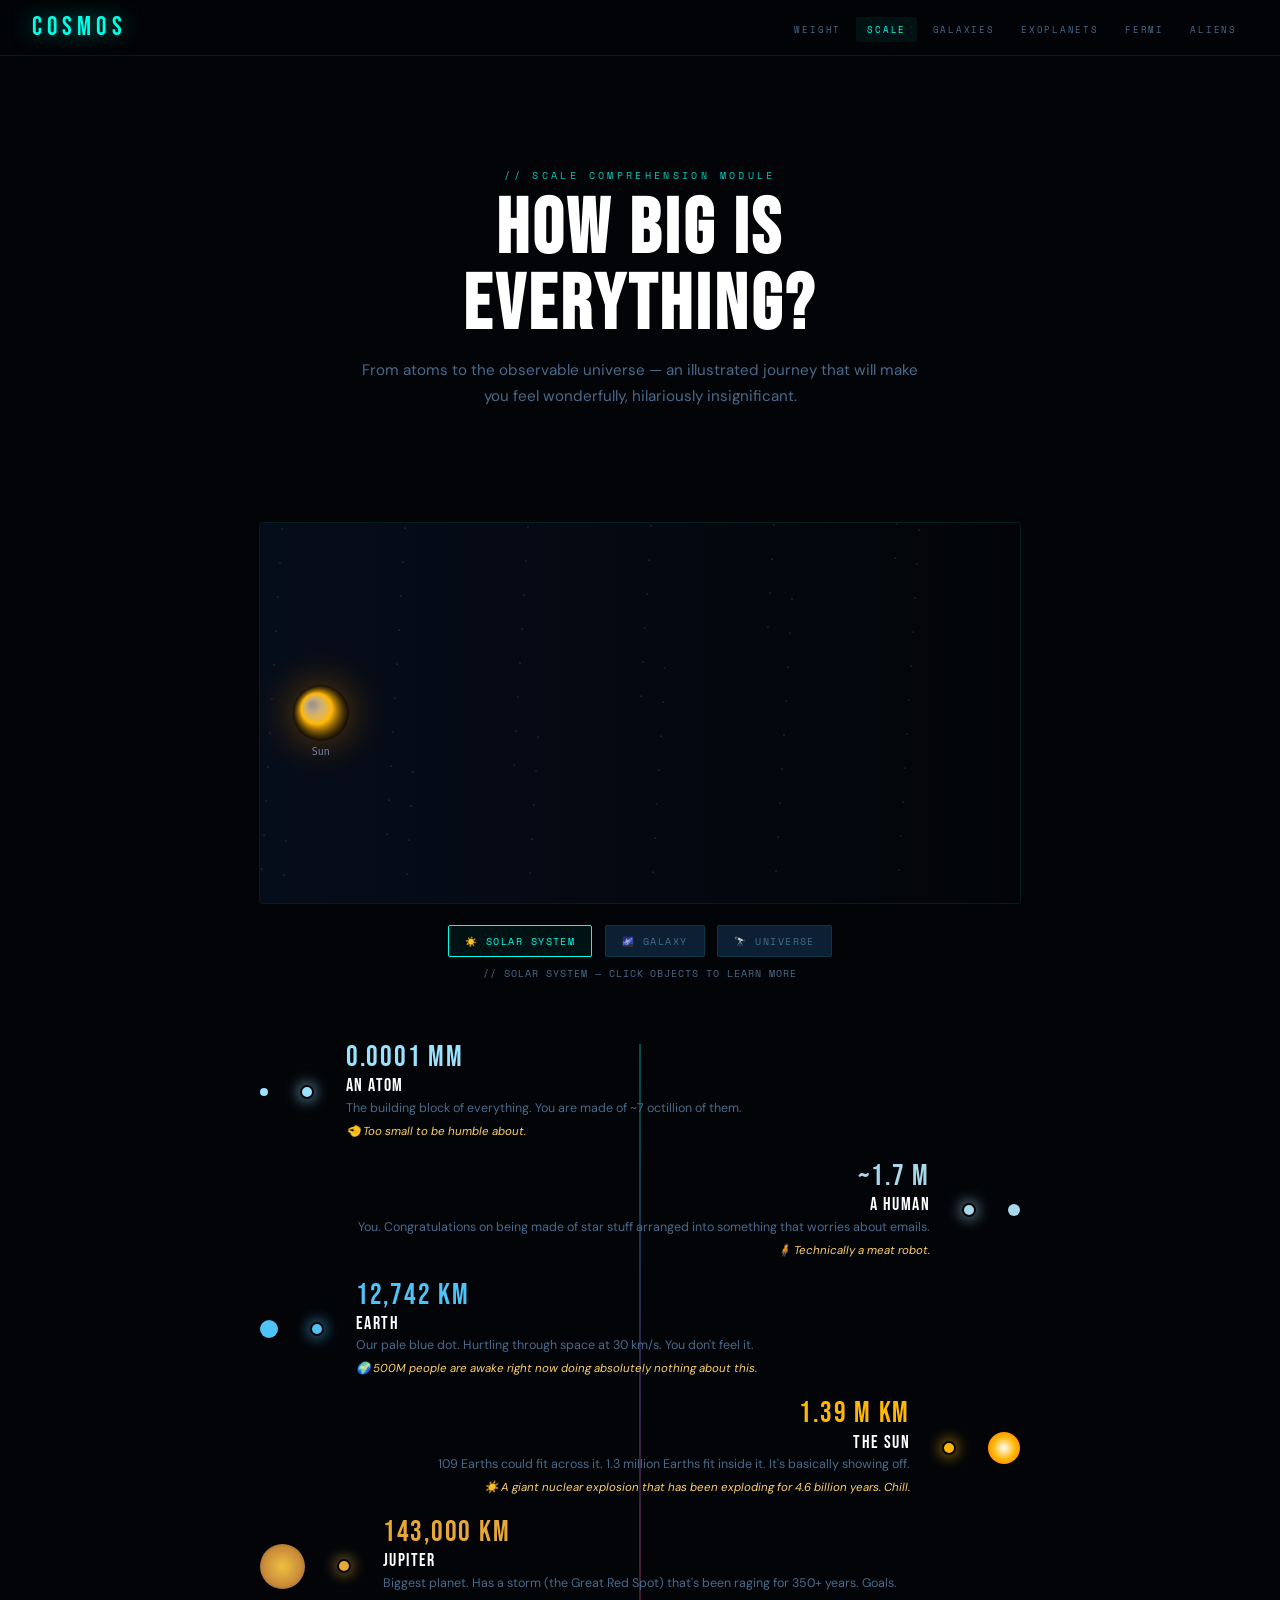
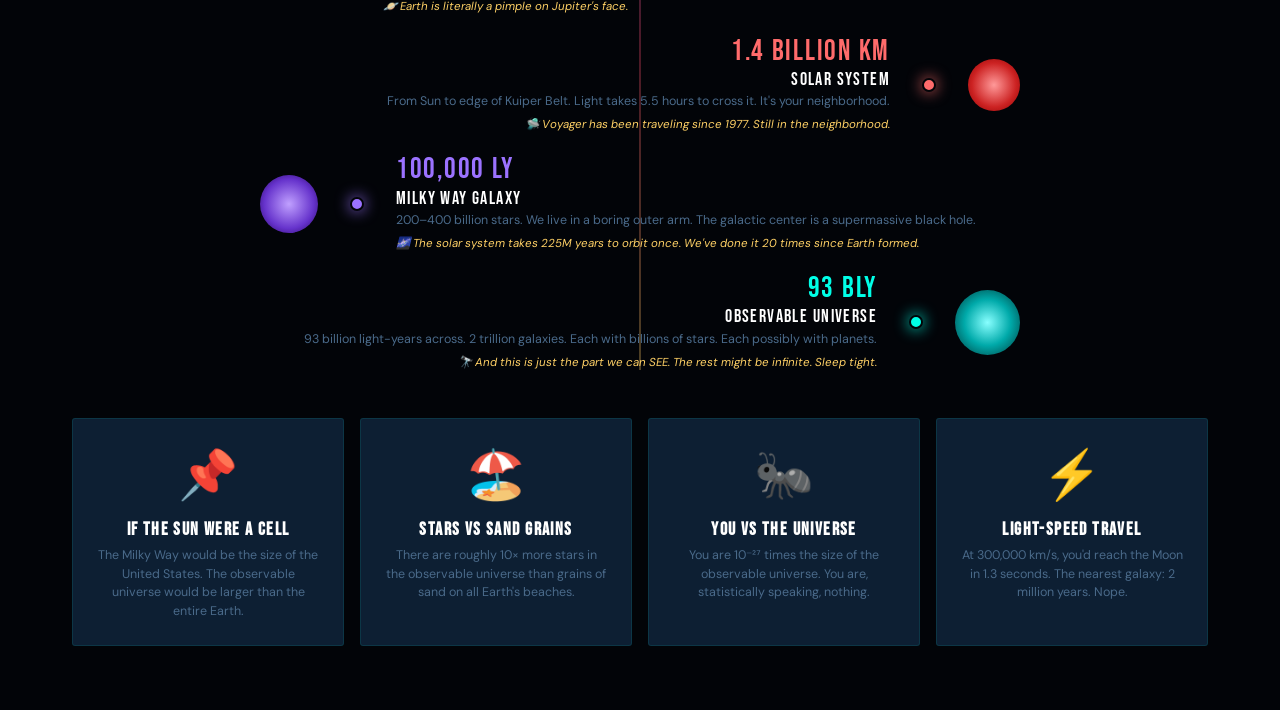
<file: scale.html>
<!DOCTYPE html>
<html lang="en">
<head>
  <meta charset="UTF-8"/>
  <meta name="viewport" content="width=device-width, initial-scale=1.0"/>
  <title>COSM0S — Scale of the Universe</title>
  <link rel="preconnect" href="https://fonts.googleapis.com">
  <link href="https://fonts.googleapis.com/css2?family=Space+Mono:wght@400;700&family=Bebas+Neue&family=DM+Sans:wght@300;400;500&display=swap" rel="stylesheet">
  <link rel="stylesheet" href="shared.css">
  <style>
    .scale-hero {
      text-align: center;
      padding: 2rem 0 3rem;
    }
    .scroll-journey {
      position: relative;
      max-width: 760px;
      margin: 0 auto;
    }
    .journey-line {
      position: absolute;
      left: 50%;
      top: 0; bottom: 0;
      width: 2px;
      background: linear-gradient(to bottom, var(--accent), var(--purple), var(--warn), var(--gold));
      transform: translateX(-50%);
      opacity: 0.3;
    }
    .scale-item {
      display: flex;
      align-items: center;
      gap: 2rem;
      margin-bottom: 1.5rem;
      position: relative;
    }
    .scale-item:nth-child(odd) { flex-direction: row-reverse; }
    .scale-item:nth-child(odd) .scale-text { text-align: right; }
    .scale-dot {
      width: 14px;
      height: 14px;
      border-radius: 50%;
      background: var(--scolor, var(--accent));
      border: 2px solid var(--void);
      box-shadow: 0 0 15px var(--scolor, var(--accent));
      flex-shrink: 0;
      position: relative;
      z-index: 2;
    }
    .scale-visual {
      display: flex;
      align-items: center;
      justify-content: center;
      flex-shrink: 0;
    }
    .scale-ball {
      background: radial-gradient(circle at 35% 35%, rgba(255,255,255,0.4), var(--scolor, #fff) 40%, rgba(0,0,0,0.5));
      border-radius: 50%;
      transition: all 0.3s;
    }
    .scale-text { flex: 1; }
    .scale-size {
      font-family: 'Bebas Neue', sans-serif;
      font-size: 1.8rem;
      letter-spacing: 0.06em;
      color: var(--scolor, var(--accent));
      line-height: 1;
    }
    .scale-name {
      font-family: 'Bebas Neue', sans-serif;
      font-size: 1.1rem;
      letter-spacing: 0.08em;
      color: #fff;
      margin: 0.15rem 0;
    }
    .scale-desc {
      font-size: 0.78rem;
      color: var(--muted);
      line-height: 1.5;
    }
    .scale-funny {
      font-size: 0.72rem;
      color: var(--gold);
      margin-top: 0.4rem;
      font-style: italic;
    }

    /* Animated universe canvas section */
    .universe-vis {
      margin: 4rem 0;
      text-align: center;
    }
    #universeCanvas {
      border: 1px solid var(--border);
      border-radius: 4px;
      background: var(--void);
      max-width: 100%;
    }
    .vis-controls {
      display: flex;
      justify-content: center;
      gap: 0.8rem;
      margin-top: 1rem;
      flex-wrap: wrap;
    }
    .vis-btn {
      font-family: 'Space Mono', monospace;
      font-size: 0.6rem;
      letter-spacing: 0.15em;
      text-transform: uppercase;
      padding: 0.5rem 1rem;
      background: var(--dim);
      border: 1px solid var(--border);
      color: var(--muted);
      cursor: pointer;
      border-radius: 2px;
      transition: all 0.2s;
    }
    .vis-btn:hover, .vis-btn.active {
      color: var(--accent);
      border-color: var(--accent);
      background: rgba(0,255,231,0.06);
    }
    .comparison-box {
      margin-top: 4rem;
      display: grid;
      grid-template-columns: repeat(auto-fit, minmax(220px, 1fr));
      gap: 1rem;
    }
    .comp-card {
      background: var(--dim);
      border: 1px solid var(--border);
      border-radius: 3px;
      padding: 1.5rem;
      text-align: center;
    }
    .comp-card .big-emoji { font-size: 3rem; display: block; margin-bottom: 0.8rem; }
    .comp-card h4 {
      font-family: 'Bebas Neue', sans-serif;
      font-size: 1.1rem;
      letter-spacing: 0.08em;
      color: #fff;
      margin-bottom: 0.4rem;
    }
    .comp-card p { font-size: 0.78rem; color: var(--muted); line-height: 1.5; }
  </style>
</head>
<body>
<canvas class="bg-canvas" id="bg"></canvas>
<nav class="content-layer">
  <a href="dashboard.html" class="nav-logo">COSM0S</a>
  <ul class="nav-links">
    <li><a href="planets.html">Weight</a></li>
    <li><a href="scale.html" class="active">Scale</a></li>
    <li><a href="galaxy-map.html">Galaxies</a></li>
    <li><a href="exoplanets.html">Exoplanets</a></li>
    <li><a href="fermi.html">Fermi</a></li>
    <li><a href="alien.html">Aliens</a></li>
  </ul>
</nav>

<div class="page-wrap content-layer">
  <div class="scale-hero fade-up">
    <div class="section-eyebrow">// SCALE COMPREHENSION MODULE</div>
    <h1 class="section-title">HOW BIG IS<br>EVERYTHING?</h1>
    <p class="section-sub" style="margin:0 auto 0">From atoms to the observable universe — an illustrated journey that will make you feel wonderfully, hilariously insignificant.</p>
  </div>

  <div class="universe-vis fade-up-2">
    <canvas id="universeCanvas" width="760" height="380"></canvas>
    <div class="vis-controls">
      <button class="vis-btn active" onclick="setView('solar')">☀️ Solar System</button>
      <button class="vis-btn" onclick="setView('galaxy')">🌌 Galaxy</button>
      <button class="vis-btn" onclick="setView('universe')">🔭 Universe</button>
    </div>
    <p style="font-family:'Space Mono',monospace;font-size:0.6rem;color:var(--muted);margin-top:0.6rem;letter-spacing:0.1em;" id="visLabel">// SOLAR SYSTEM — CLICK OBJECTS TO LEARN MORE</p>
  </div>

  <div class="scroll-journey fade-up-3">
    <div class="journey-line"></div>

    <div class="scale-item" style="--scolor:#9be2ff">
      <div class="scale-visual"><div class="scale-ball" style="width:8px;height:8px;background:#9be2ff"></div></div>
      <div class="scale-dot"></div>
      <div class="scale-text">
        <div class="scale-size">0.0001 mm</div>
        <div class="scale-name">An Atom</div>
        <div class="scale-desc">The building block of everything. You are made of ~7 octillion of them.</div>
        <div class="scale-funny">🤏 Too small to be humble about.</div>
      </div>
    </div>

    <div class="scale-item" style="--scolor:#a8d8ea">
      <div class="scale-visual"><div class="scale-ball" style="width:12px;height:12px;background:#a8d8ea"></div></div>
      <div class="scale-dot"></div>
      <div class="scale-text">
        <div class="scale-size">~1.7 m</div>
        <div class="scale-name">A Human</div>
        <div class="scale-desc">You. Congratulations on being made of star stuff arranged into something that worries about emails.</div>
        <div class="scale-funny">🧍 Technically a meat robot.</div>
      </div>
    </div>

    <div class="scale-item" style="--scolor:#4fc3f7">
      <div class="scale-visual"><div class="scale-ball" style="width:18px;height:18px;background:#4fc3f7"></div></div>
      <div class="scale-dot"></div>
      <div class="scale-text">
        <div class="scale-size">12,742 km</div>
        <div class="scale-name">Earth</div>
        <div class="scale-desc">Our pale blue dot. Hurtling through space at 30 km/s. You don't feel it.</div>
        <div class="scale-funny">🌍 500M people are awake right now doing absolutely nothing about this.</div>
      </div>
    </div>

    <div class="scale-item" style="--scolor:#ffb703">
      <div class="scale-visual"><div class="scale-ball" style="width:32px;height:32px;background:radial-gradient(circle,#fff 0%,#ffb703 50%,#ff6b00 100%)"></div></div>
      <div class="scale-dot"></div>
      <div class="scale-text">
        <div class="scale-size">1.39 M km</div>
        <div class="scale-name">The Sun</div>
        <div class="scale-desc">109 Earths could fit across it. 1.3 million Earths fit inside it. It's basically showing off.</div>
        <div class="scale-funny">☀️ A giant nuclear explosion that has been exploding for 4.6 billion years. Chill.</div>
      </div>
    </div>

    <div class="scale-item" style="--scolor:#e8a838">
      <div class="scale-visual"><div class="scale-ball" style="width:45px;height:45px;background:radial-gradient(circle,#f0c040 0%,#c88b3a 60%,#7a4a1a 100%)"></div></div>
      <div class="scale-dot"></div>
      <div class="scale-text">
        <div class="scale-size">143,000 km</div>
        <div class="scale-name">Jupiter</div>
        <div class="scale-desc">Biggest planet. Has a storm (the Great Red Spot) that's been raging for 350+ years. Goals.</div>
        <div class="scale-funny">🪐 Earth is literally a pimple on Jupiter's face.</div>
      </div>
    </div>

    <div class="scale-item" style="--scolor:#ff6b6b">
      <div class="scale-visual"><div class="scale-ball" style="width:52px;height:52px;background:radial-gradient(circle,#ff9999 0%,#cc2222 60%,#880000 100%)"></div></div>
      <div class="scale-dot"></div>
      <div class="scale-text">
        <div class="scale-size">1.4 BILLION km</div>
        <div class="scale-name">Solar System</div>
        <div class="scale-desc">From Sun to edge of Kuiper Belt. Light takes 5.5 hours to cross it. It's your neighborhood.</div>
        <div class="scale-funny">🛸 Voyager has been traveling since 1977. Still in the neighborhood.</div>
      </div>
    </div>

    <div class="scale-item" style="--scolor:#9b72ff">
      <div class="scale-visual"><div class="scale-ball" style="width:58px;height:58px;background:radial-gradient(circle,#c0a0ff 0%,#6633cc 60%,#220055 100%)"></div></div>
      <div class="scale-dot"></div>
      <div class="scale-text">
        <div class="scale-size">100,000 LY</div>
        <div class="scale-name">Milky Way Galaxy</div>
        <div class="scale-desc">200–400 billion stars. We live in a boring outer arm. The galactic center is a supermassive black hole.</div>
        <div class="scale-funny">🌌 The solar system takes 225M years to orbit once. We've done it 20 times since Earth formed.</div>
      </div>
    </div>

    <div class="scale-item" style="--scolor:#00ffe7">
      <div class="scale-visual"><div class="scale-ball" style="width:65px;height:65px;background:radial-gradient(circle,#88ffff 0%,#00aaaa 50%,#003333 100%)"></div></div>
      <div class="scale-dot"></div>
      <div class="scale-text">
        <div class="scale-size">93 BLY</div>
        <div class="scale-name">Observable Universe</div>
        <div class="scale-desc">93 billion light-years across. 2 trillion galaxies. Each with billions of stars. Each possibly with planets.</div>
        <div class="scale-funny">🔭 And this is just the part we can SEE. The rest might be infinite. Sleep tight.</div>
      </div>
    </div>
  </div>

  <div class="comparison-box fade-up-3" style="margin-top:3rem">
    <div class="comp-card">
      <span class="big-emoji">📌</span>
      <h4>If the Sun were a cell</h4>
      <p>The Milky Way would be the size of the United States. The observable universe would be larger than the entire Earth.</p>
    </div>
    <div class="comp-card">
      <span class="big-emoji">🏖️</span>
      <h4>Stars vs Sand Grains</h4>
      <p>There are roughly 10× more stars in the observable universe than grains of sand on all Earth's beaches.</p>
    </div>
    <div class="comp-card">
      <span class="big-emoji">🐜</span>
      <h4>You vs The Universe</h4>
      <p>You are 10⁻²⁷ times the size of the observable universe. You are, statistically speaking, nothing.</p>
    </div>
    <div class="comp-card">
      <span class="big-emoji">⚡</span>
      <h4>Light-Speed Travel</h4>
      <p>At 300,000 km/s, you'd reach the Moon in 1.3 seconds. The nearest galaxy: 2 million years. Nope.</p>
    </div>
  </div>
</div>

<script>
// Canvas visualization
const canvas = document.getElementById('universeCanvas');
const ctx = canvas.getContext('2d');
let currentView = 'solar';
let animFrame;

const views = {
  solar: {
    label: '// SOLAR SYSTEM — NOT TO SCALE (OBVIOUSLY)',
    objects: [
      {x:0.08, y:0.5, r:28, color:'#ffb703', glow:'#ff8c00', name:'Sun', fact:'Contains 99.86% of solar system mass'},
      {x:0.20, y:0.5, r:4,  color:'#b5b5b5', glow:'#888', name:'Mercury', fact:'Smallest planet, fastest orbit'},
      {x:0.30, y:0.5, r:7,  color:'#e8c16b', glow:'#c49a27', name:'Venus', fact:'Hottest planet — 465°C surface'},
      {x:0.40, y:0.5, r:7,  color:'#4fc3f7', glow:'#0088cc', name:'Earth', fact:'The only known party planet'},
      {x:0.50, y:0.5, r:5,  color:'#e07b54', glow:'#c0392b', name:'Mars', fact:'Has the tallest volcano in the solar system'},
      {x:0.62, y:0.5, r:18, color:'#c88b3a', glow:'#8b5e1a', name:'Jupiter', fact:'Has 95 known moons. Overachiever.'},
      {x:0.75, y:0.5, r:14, color:'#e4d191', glow:'#b8a84a', name:'Saturn', fact:'Rings made of ice & rock. Gorgeous.'},
      {x:0.85, y:0.5, r:9,  color:'#7de8e8', glow:'#00aaaa', name:'Uranus', fact:'Spins on its side. Had an incident.'},
      {x:0.93, y:0.5, r:8,  color:'#3f8fff', glow:'#0044cc', name:'Neptune', fact:'Winds reach 2,100 km/h. Windy.'},
    ]
  },
  galaxy: {
    label: '// MILKY WAY — ARTISTIC IMPRESSION',
    objects: []
  },
  universe: {
    label: '// OBSERVABLE UNIVERSE — COSMIC WEB',
    objects: []
  }
};

let tooltip = null;
canvas.addEventListener('mousemove', e => {
  const rect = canvas.getBoundingClientRect();
  const mx = (e.clientX - rect.left) * (canvas.width / rect.width);
  const my = (e.clientY - rect.top) * (canvas.height / rect.height);
  tooltip = null;
  if (currentView === 'solar') {
    for (const o of views.solar.objects) {
      const ox = o.x * canvas.width, oy = o.y * canvas.height;
      const dist = Math.hypot(mx - ox, my - oy);
      if (dist < o.r + 8) { tooltip = {x:ox, y:oy, name:o.name, fact:o.fact}; break; }
    }
  }
});

function setView(v) {
  currentView = v;
  document.querySelectorAll('.vis-btn').forEach((b,i) => b.classList.toggle('active', ['solar','galaxy','universe'][i]===v));
  document.getElementById('visLabel').textContent = views[v].label;
}

let galaxyParticles = Array.from({length:600}, () => ({
  a: Math.random() * Math.PI * 2,
  r: Math.pow(Math.random(), 0.5) * 160,
  arm: Math.floor(Math.random() * 3),
  speed: Math.random() * 0.0003 + 0.0001,
  size: Math.random() * 1.5,
  color: ['#ffffff','#ffe8b0','#b0c8ff','#ffd0d0'][Math.floor(Math.random()*4)]
}));

let uParticles = Array.from({length:300}, () => ({
  x: Math.random(), y: Math.random(),
  r: Math.random() * 3 + 1,
  color: `hsl(${200 + Math.random()*60},70%,${40+Math.random()*30}%)`,
  name: ['Milky Way','Andromeda','Triangulum','M87','NGC 4889','Virgo A','M101','Whirlpool','Sombrero'][Math.floor(Math.random()*9)]
}));

let t = 0;
function draw() {
  const W = canvas.width, H = canvas.height;
  ctx.clearRect(0, 0, W, H);
  t += 0.008;

  if (currentView === 'solar') {
    // Background
    const grad = ctx.createLinearGradient(0,0,W,0);
    grad.addColorStop(0,'#060d1a'); grad.addColorStop(1,'#020408');
    ctx.fillStyle = grad; ctx.fillRect(0,0,W,H);
    // Tiny bg stars
    ctx.fillStyle = 'rgba(200,220,255,0.4)';
    for(let i=0;i<80;i++){ctx.beginPath();ctx.arc((i*127)%W,(i*311)%H,0.6,0,Math.PI*2);ctx.fill();}

    views.solar.objects.forEach(o => {
      const ox = o.x*W, oy = o.y*H;
      // Glow
      const grd = ctx.createRadialGradient(ox,oy,0,ox,oy,o.r*2.5);
      grd.addColorStop(0,o.glow+'66'); grd.addColorStop(1,'transparent');
      ctx.beginPath(); ctx.arc(ox,oy,o.r*2.5,0,Math.PI*2);
      ctx.fillStyle=grd; ctx.fill();
      // Planet
      const pGrd = ctx.createRadialGradient(ox-o.r*0.3,oy-o.r*0.3,o.r*0.1,ox,oy,o.r);
      pGrd.addColorStop(0,'rgba(255,255,255,0.5)');
      pGrd.addColorStop(0.5,o.color);
      pGrd.addColorStop(1,'rgba(0,0,0,0.6)');
      ctx.beginPath(); ctx.arc(ox,oy,o.r,0,Math.PI*2);
      ctx.fillStyle=pGrd; ctx.fill();
      // Saturn rings
      if(o.name==='Saturn'){
        ctx.save(); ctx.translate(ox,oy); ctx.scale(1,0.3);
        for(let ri=0;ri<3;ri++){
          ctx.beginPath(); ctx.arc(0,0,o.r*1.5+ri*4,0,Math.PI*2);
          ctx.strokeStyle=`rgba(228,209,145,${0.4-ri*0.1})`; ctx.lineWidth=3; ctx.stroke();
        }
        ctx.restore();
      }
      // Label
      ctx.fillStyle='rgba(180,210,255,0.6)';
      ctx.font='10px Space Mono,monospace';
      ctx.textAlign='center';
      ctx.fillText(o.name, ox, oy + o.r + 14);
    });

    // Tooltip
    if(tooltip){
      ctx.fillStyle='rgba(6,13,26,0.9)';
      ctx.strokeStyle='rgba(0,255,231,0.4)';
      const tw=200, th=50;
      const tx=Math.min(tooltip.x-tw/2, W-tw-5);
      ctx.beginPath(); ctx.roundRect(tx,tooltip.y-o-70,tw,th,3);
      ctx.fill(); ctx.lineWidth=1; ctx.stroke();
      ctx.fillStyle='#fff'; ctx.font='bold 11px DM Sans,sans-serif';
      ctx.textAlign='left';
      ctx.fillText(tooltip.name, tx+10, tooltip.y-70+18);
      ctx.fillStyle='rgba(180,210,255,0.7)'; ctx.font='9px DM Sans,sans-serif';
      const words=tooltip.fact.split(' '); let line='',ly=tooltip.y-70+34;
      words.forEach(w=>{if((line+w).length>26){ctx.fillText(line,tx+10,ly);line=w+' ';ly+=12;}else line+=w+' ';});
      ctx.fillText(line,tx+10,ly);
      ctx.textAlign='center';
    }

  } else if (currentView === 'galaxy') {
    ctx.fillStyle='#020408'; ctx.fillRect(0,0,W,H);
    const cx2=W/2, cy2=H/2;
    // Core glow
    const cGrd = ctx.createRadialGradient(cx2,cy2,0,cx2,cy2,60);
    cGrd.addColorStop(0,'rgba(255,220,100,0.6)'); cGrd.addColorStop(0.5,'rgba(200,150,255,0.2)'); cGrd.addColorStop(1,'transparent');
    ctx.beginPath(); ctx.arc(cx2,cy2,60,0,Math.PI*2); ctx.fillStyle=cGrd; ctx.fill();

    galaxyParticles.forEach(p => {
      const armOff = (p.arm / 3) * Math.PI * 2;
      const spiral = p.a + p.r * 0.05 + armOff + t * 0.05;
      const x = cx2 + Math.cos(spiral) * p.r;
      const y = cy2 + Math.sin(spiral) * p.r * 0.45;
      ctx.beginPath(); ctx.arc(x,y,p.size,0,Math.PI*2);
      const alpha = Math.max(0.1, 1 - p.r/180);
      ctx.fillStyle = p.color.replace(')', `,${alpha})`).replace('rgb(','rgba(').replace('#','').length > 7 ? p.color : p.color + Math.round(alpha*255).toString(16).padStart(2,'0');
      ctx.fillStyle = p.color; ctx.globalAlpha=alpha; ctx.fill(); ctx.globalAlpha=1;
    });
    ctx.fillStyle='rgba(255,230,180,0.9)'; ctx.font='bold 14px Bebas Neue,sans-serif';
    ctx.textAlign='center'; ctx.fillText('YOU ARE HERE →', cx2+60, cy2-25);
    ctx.beginPath(); ctx.arc(cx2+85, cy2-22, 3, 0, Math.PI*2);
    ctx.fillStyle='#00ffe7'; ctx.fill();

  } else {
    ctx.fillStyle='#020408'; ctx.fillRect(0,0,W,H);
    // Cosmic web filaments
    ctx.strokeStyle='rgba(100,150,255,0.06)'; ctx.lineWidth=0.5;
    for(let i=0;i<uParticles.length;i++){
      for(let j=i+1;j<uParticles.length;j++){
        const a=uParticles[i], b=uParticles[j];
        const d=Math.hypot((a.x-b.x)*W,(a.y-b.y)*H);
        if(d<90){
          ctx.globalAlpha=(1-d/90)*0.3;
          ctx.beginPath(); ctx.moveTo(a.x*W,a.y*H); ctx.lineTo(b.x*W,b.y*H); ctx.stroke();
        }
      }
    }
    ctx.globalAlpha=1;
    uParticles.forEach(p => {
      const grd=ctx.createRadialGradient(p.x*W,p.y*H,0,p.x*W,p.y*H,p.r*3);
      grd.addColorStop(0,p.color); grd.addColorStop(1,'transparent');
      ctx.beginPath(); ctx.arc(p.x*W,p.y*H,p.r*3,0,Math.PI*2); ctx.fillStyle=grd; ctx.fill();
      ctx.beginPath(); ctx.arc(p.x*W,p.y*H,p.r*0.5,0,Math.PI*2); ctx.fillStyle='#fff'; ctx.fill();
    });
    ctx.fillStyle='rgba(0,255,231,0.7)'; ctx.font='10px Space Mono,monospace';
    ctx.textAlign='center';
    ctx.fillText('OBSERVABLE UNIVERSE — EACH DOT IS A GALAXY CLUSTER', W/2, H-14);
  }

  animFrame = requestAnimationFrame(draw);
}
draw();

// Main bg stars
const bgC=document.getElementById('bg'), bgX=bgC.getContext('2d');
let bst=[];
function brsz(){bgC.width=innerWidth;bgC.height=innerHeight;bst=Array.from({length:120},()=>({x:Math.random()*bgC.width,y:Math.random()*bgC.height,r:Math.random()*1,a:Math.random(),s:Math.random()*0.003+0.001}));}
brsz();window.addEventListener('resize',brsz);
(function bd(){bgX.clearRect(0,0,bgC.width,bgC.height);bst.forEach(s=>{s.a+=s.s;bgX.beginPath();bgX.arc(s.x,s.y,s.r,0,Math.PI*2);bgX.fillStyle=`rgba(180,210,255,${(Math.sin(s.a)+1)/2*0.5})`;bgX.fill();});requestAnimationFrame(bd);})();
</script>
</body>
</html>
</file>
<file: shared.css>
/* shared.css — COSM0S Design System */
:root {
  --void: #020408;
  --deep: #060d1a;
  --accent: #00ffe7;
  --warn: #ff4d6d;
  --gold: #ffd166;
  --purple: #9b72ff;
  --dim: #0d1f33;
  --text: #c8d8e8;
  --muted: #4a6a8a;
  --border: rgba(0,255,231,0.1);
}

*, *::before, *::after { box-sizing: border-box; margin: 0; padding: 0; }

html { scroll-behavior: smooth; }

body {
  background: var(--void);
  font-family: 'DM Sans', sans-serif;
  color: var(--text);
  min-height: 100vh;
}

/* ── NAV ─────────────────────────────────────────── */
nav {
  position: fixed;
  top: 0; left: 0; right: 0;
  z-index: 100;
  background: rgba(2,4,8,0.92);
  border-bottom: 1px solid var(--border);
  backdrop-filter: blur(20px);
  display: flex;
  align-items: center;
  justify-content: space-between;
  padding: 0 2rem;
  height: 56px;
}

.nav-logo {
  font-family: 'Bebas Neue', sans-serif;
  font-size: 1.6rem;
  letter-spacing: 0.2em;
  color: var(--accent);
  text-decoration: none;
  text-shadow: 0 0 20px rgba(0,255,231,0.5);
}

.nav-links {
  display: flex;
  gap: 0.25rem;
  list-style: none;
  flex-wrap: wrap;
  justify-content: flex-end;
}

.nav-links a {
  font-family: 'Space Mono', monospace;
  font-size: 0.55rem;
  letter-spacing: 0.2em;
  text-transform: uppercase;
  color: var(--muted);
  text-decoration: none;
  padding: 0.35rem 0.7rem;
  border-radius: 2px;
  transition: all 0.2s;
  white-space: nowrap;
}

.nav-links a:hover, .nav-links a.active {
  color: var(--accent);
  background: rgba(0,255,231,0.06);
}

/* ── PAGE SHELL ─────────────────────────────────── */
.page-wrap {
  padding-top: 80px;
  padding-bottom: 4rem;
  max-width: 1200px;
  margin: 0 auto;
  padding-left: 2rem;
  padding-right: 2rem;
}

/* ── SECTION HEADER ─────────────────────────────── */
.section-eyebrow {
  font-family: 'Space Mono', monospace;
  font-size: 0.6rem;
  letter-spacing: 0.35em;
  color: var(--accent);
  text-transform: uppercase;
  margin-bottom: 0.6rem;
  opacity: 0.8;
}

.section-title {
  font-family: 'Bebas Neue', sans-serif;
  font-size: clamp(2.5rem, 6vw, 5rem);
  letter-spacing: 0.05em;
  color: #fff;
  line-height: 1;
  margin-bottom: 0.8rem;
}

.section-sub {
  font-size: 0.95rem;
  color: var(--muted);
  line-height: 1.7;
  max-width: 560px;
  margin-bottom: 3rem;
}

/* ── CARD ────────────────────────────────────────── */
.glass-card {
  background: rgba(6,13,26,0.7);
  border: 1px solid var(--border);
  border-radius: 3px;
  padding: 1.5rem;
  backdrop-filter: blur(12px);
  transition: border-color 0.2s, box-shadow 0.2s;
}

.glass-card:hover {
  border-color: rgba(0,255,231,0.3);
  box-shadow: 0 0 40px rgba(0,255,231,0.05);
}

/* ── BUTTON ─────────────────────────────────────── */
.btn-primary {
  background: var(--accent);
  color: var(--void);
  border: none;
  font-family: 'Bebas Neue', sans-serif;
  font-size: 1rem;
  letter-spacing: 0.2em;
  padding: 0.7rem 2rem;
  cursor: pointer;
  border-radius: 2px;
  transition: box-shadow 0.2s, transform 0.1s;
  text-decoration: none;
  display: inline-block;
}

.btn-primary:hover {
  box-shadow: 0 0 30px rgba(0,255,231,0.4);
  transform: translateY(-1px);
}

.btn-ghost {
  background: transparent;
  color: var(--accent);
  border: 1px solid rgba(0,255,231,0.3);
  font-family: 'Space Mono', monospace;
  font-size: 0.7rem;
  letter-spacing: 0.15em;
  padding: 0.55rem 1.2rem;
  cursor: pointer;
  border-radius: 2px;
  transition: all 0.2s;
  text-transform: uppercase;
}

.btn-ghost:hover {
  background: rgba(0,255,231,0.08);
  border-color: var(--accent);
}

/* ── MONO TAG ────────────────────────────────────── */
.tag {
  font-family: 'Space Mono', monospace;
  font-size: 0.55rem;
  letter-spacing: 0.2em;
  text-transform: uppercase;
  padding: 0.2rem 0.6rem;
  border-radius: 2px;
  background: rgba(0,255,231,0.08);
  color: var(--accent);
  border: 1px solid rgba(0,255,231,0.15);
}

/* ── CANVAS BG ───────────────────────────────────── */
canvas.bg-canvas {
  position: fixed;
  inset: 0;
  z-index: 0;
  pointer-events: none;
}

.content-layer { position: relative; z-index: 2; }

/* ── GRID ────────────────────────────────────────── */
.grid-2 { display: grid; grid-template-columns: repeat(auto-fit, minmax(280px,1fr)); gap: 1.2rem; }
.grid-3 { display: grid; grid-template-columns: repeat(auto-fit, minmax(220px,1fr)); gap: 1.2rem; }

/* ── SCROLLBAR ───────────────────────────────────── */
::-webkit-scrollbar { width: 4px; }
::-webkit-scrollbar-track { background: var(--void); }
::-webkit-scrollbar-thumb { background: var(--dim); border-radius: 2px; }
::-webkit-scrollbar-thumb:hover { background: var(--muted); }

/* ── ANIMATIONS ──────────────────────────────────── */
@keyframes fadeUp {
  from { opacity: 0; transform: translateY(24px); }
  to   { opacity: 1; transform: translateY(0); }
}
.fade-up { animation: fadeUp 0.6s ease both; }
.fade-up-2 { animation: fadeUp 0.6s 0.15s ease both; }
.fade-up-3 { animation: fadeUp 0.6s 0.3s ease both; }

@keyframes pulse-glow {
  0%,100% { box-shadow: 0 0 20px rgba(0,255,231,0.2); }
  50% { box-shadow: 0 0 50px rgba(0,255,231,0.5); }
}
</file>
